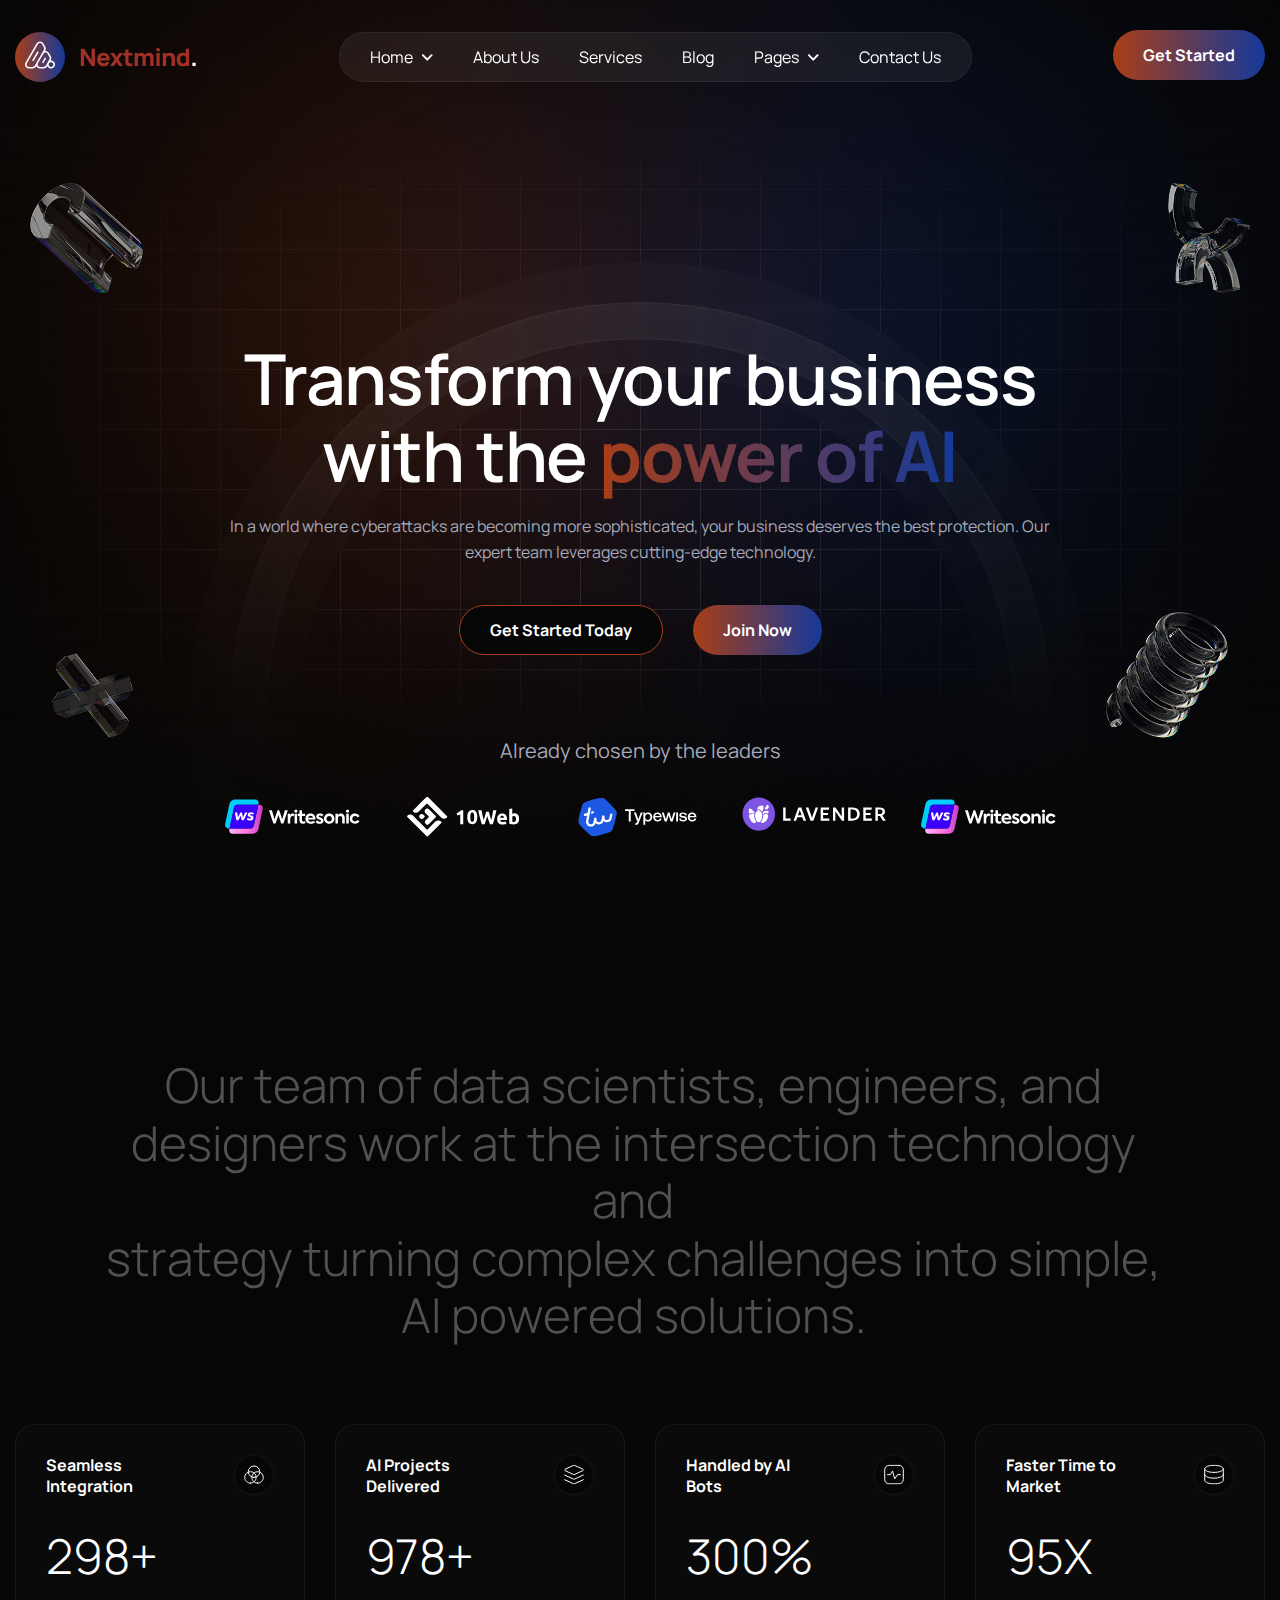
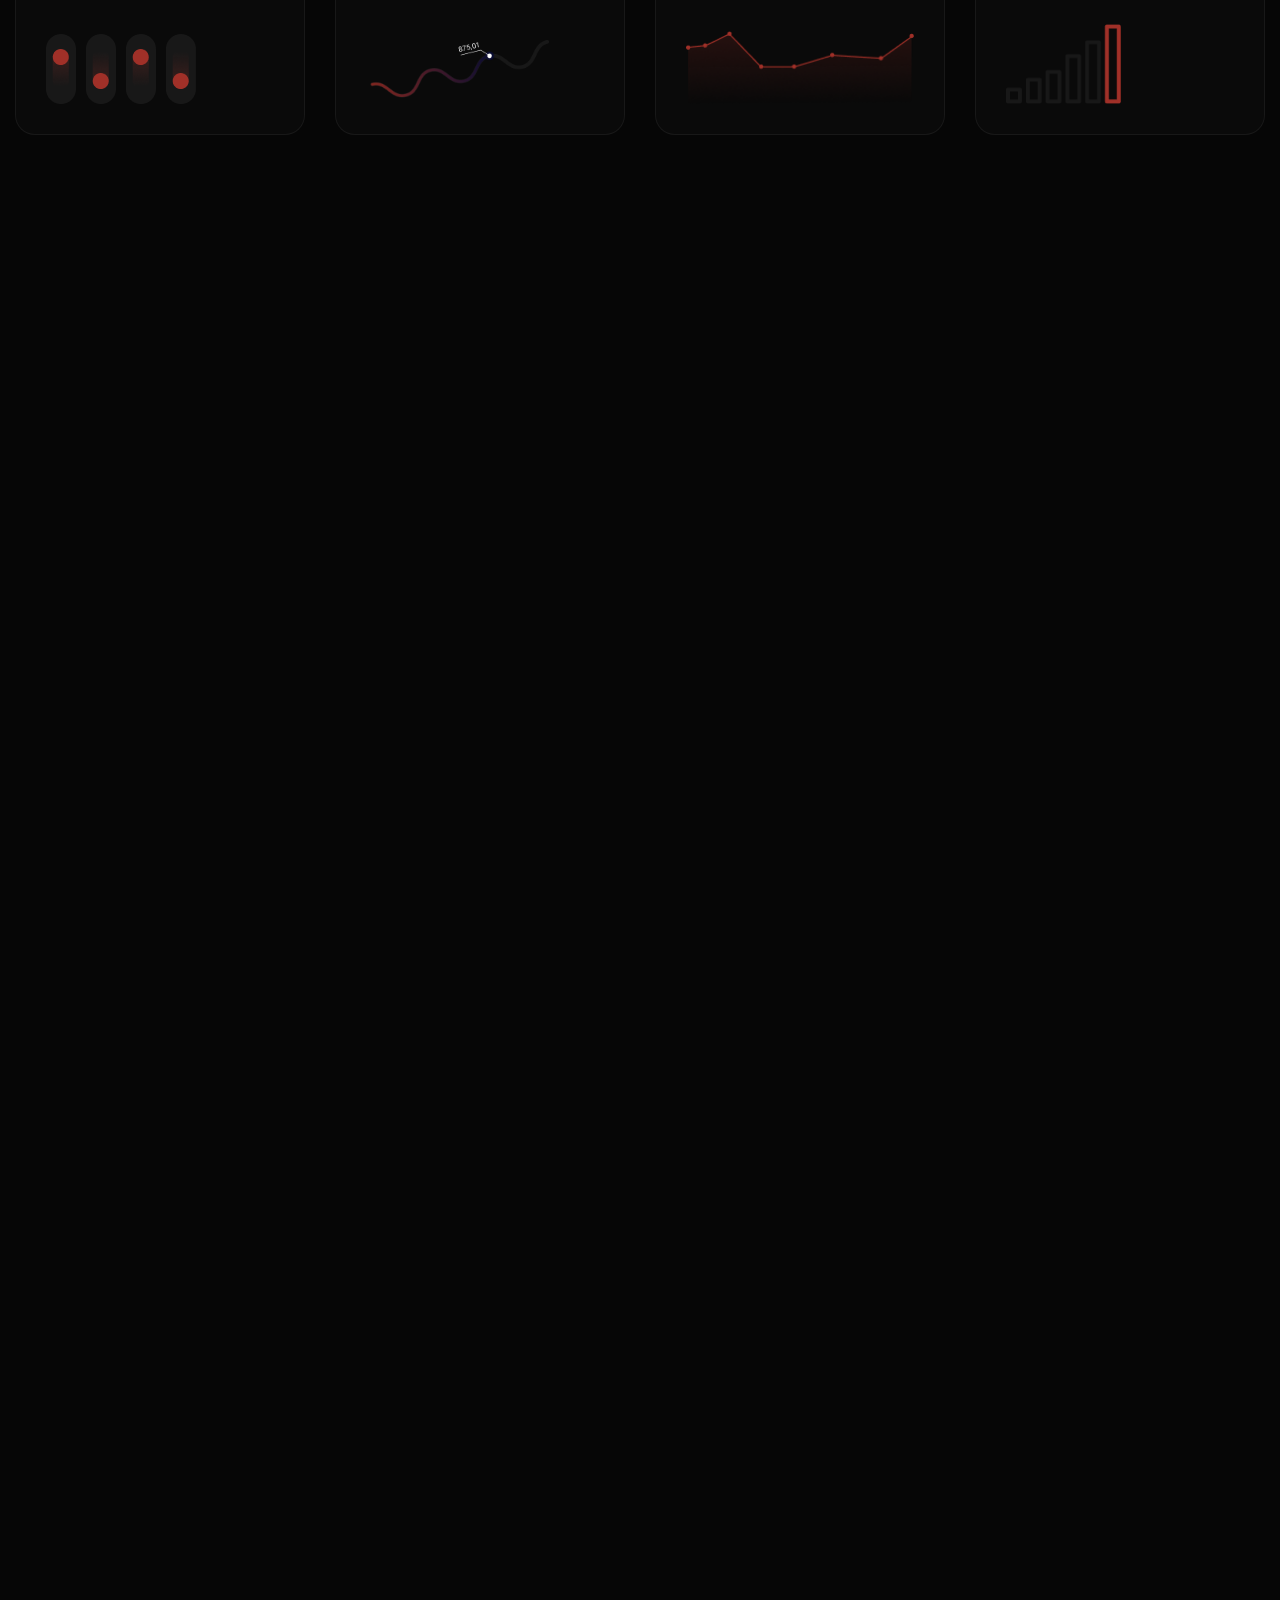
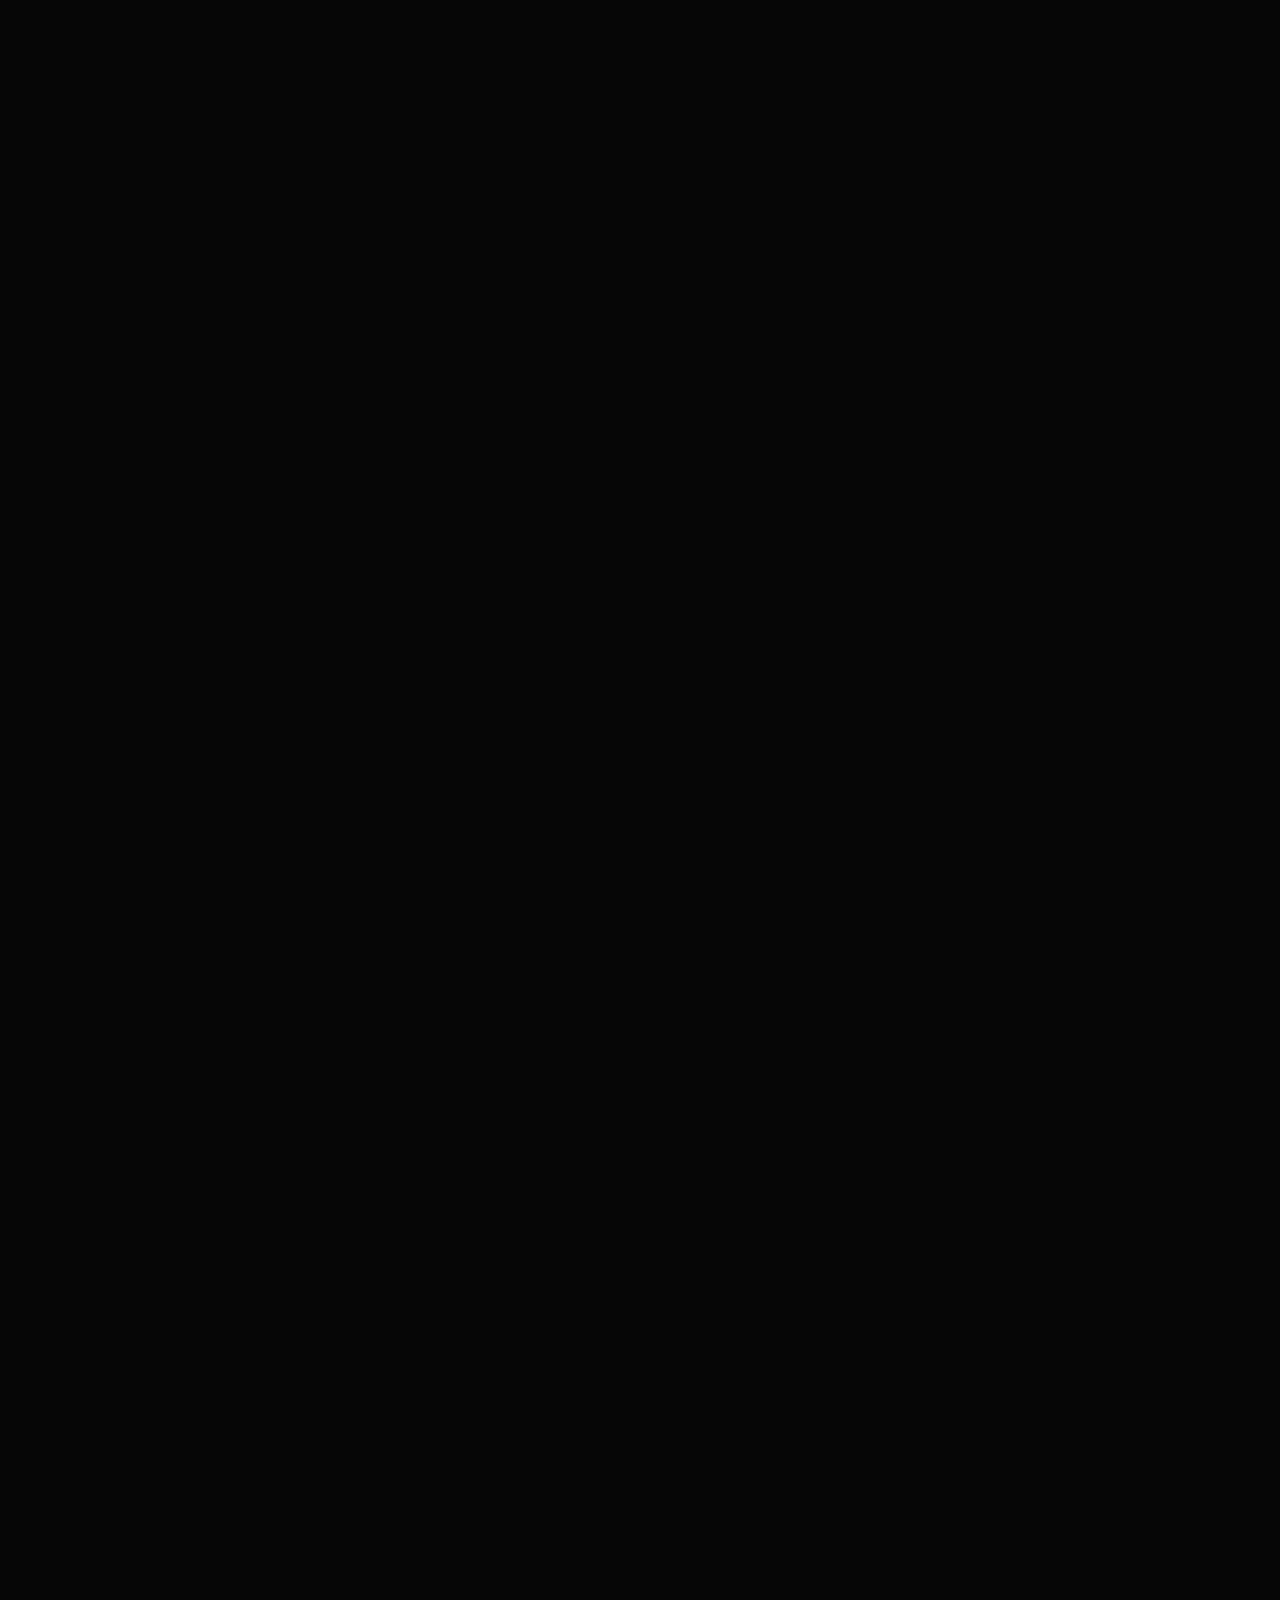
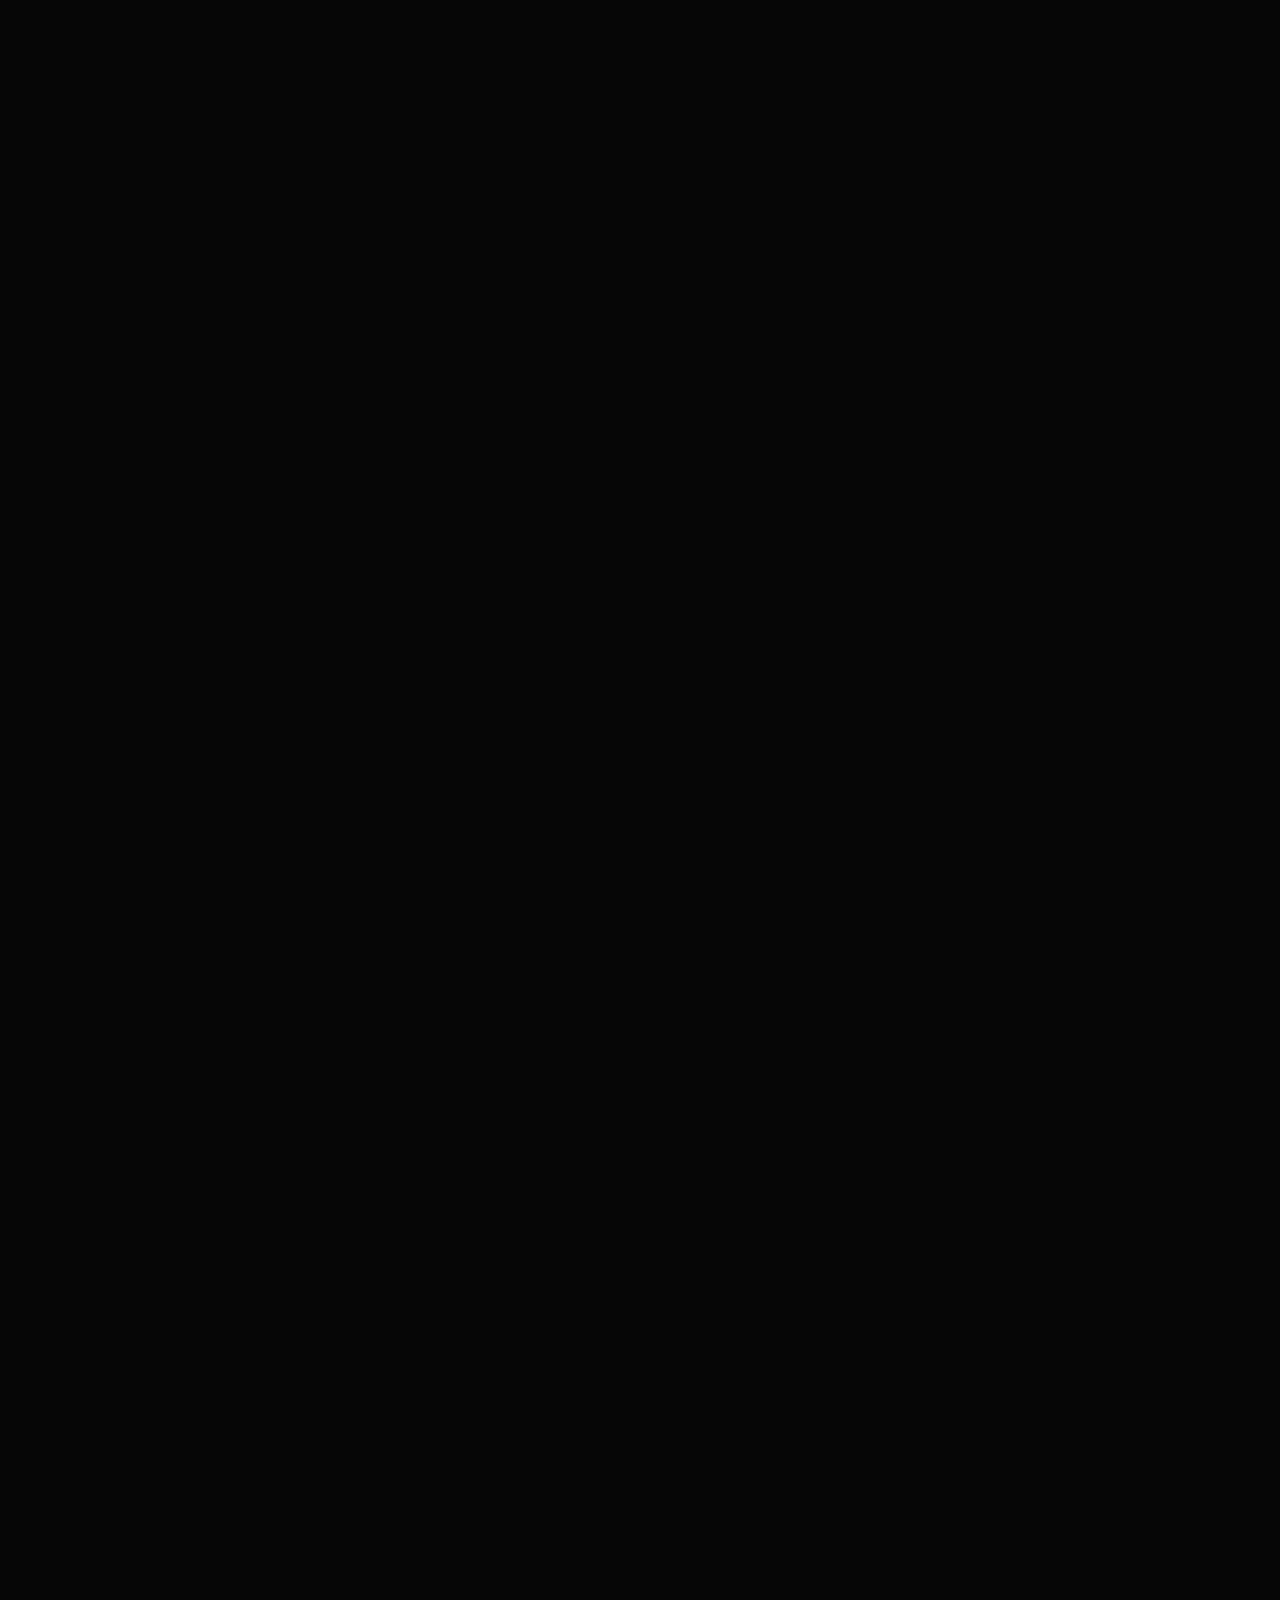
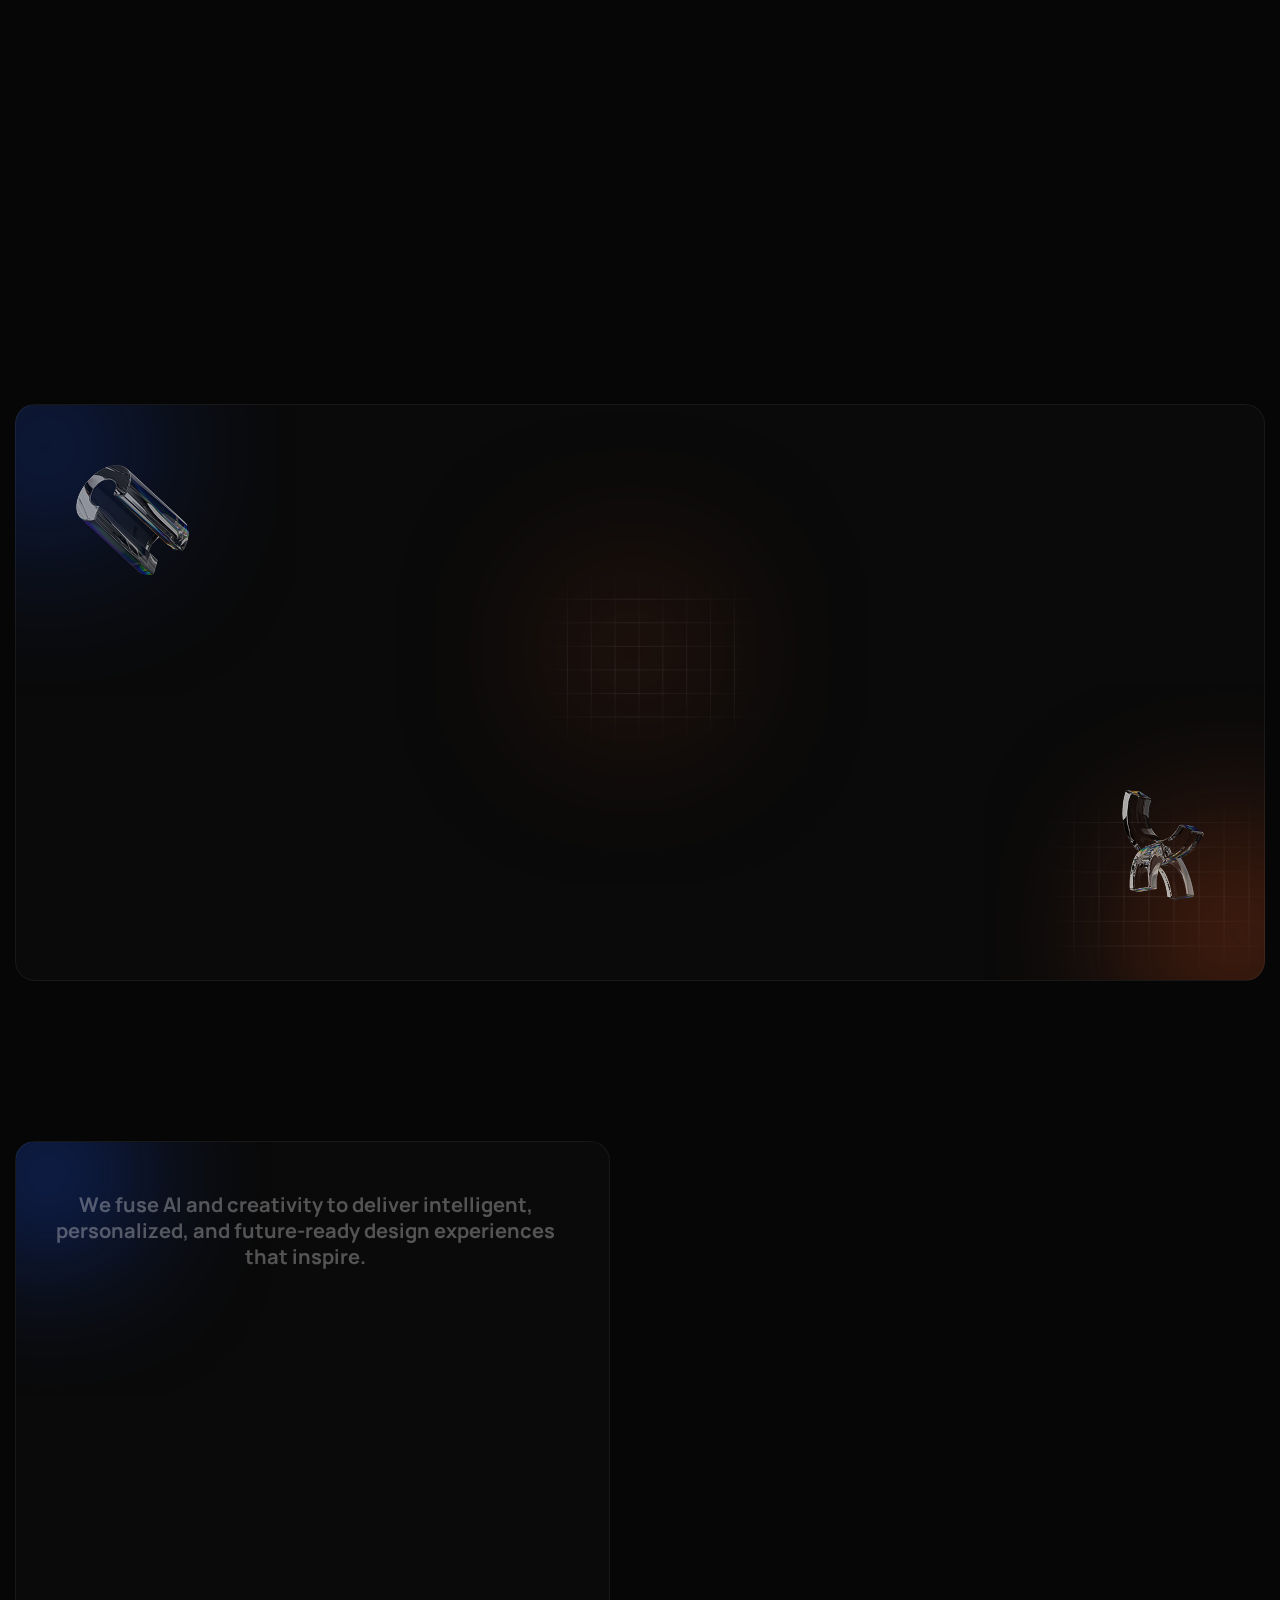
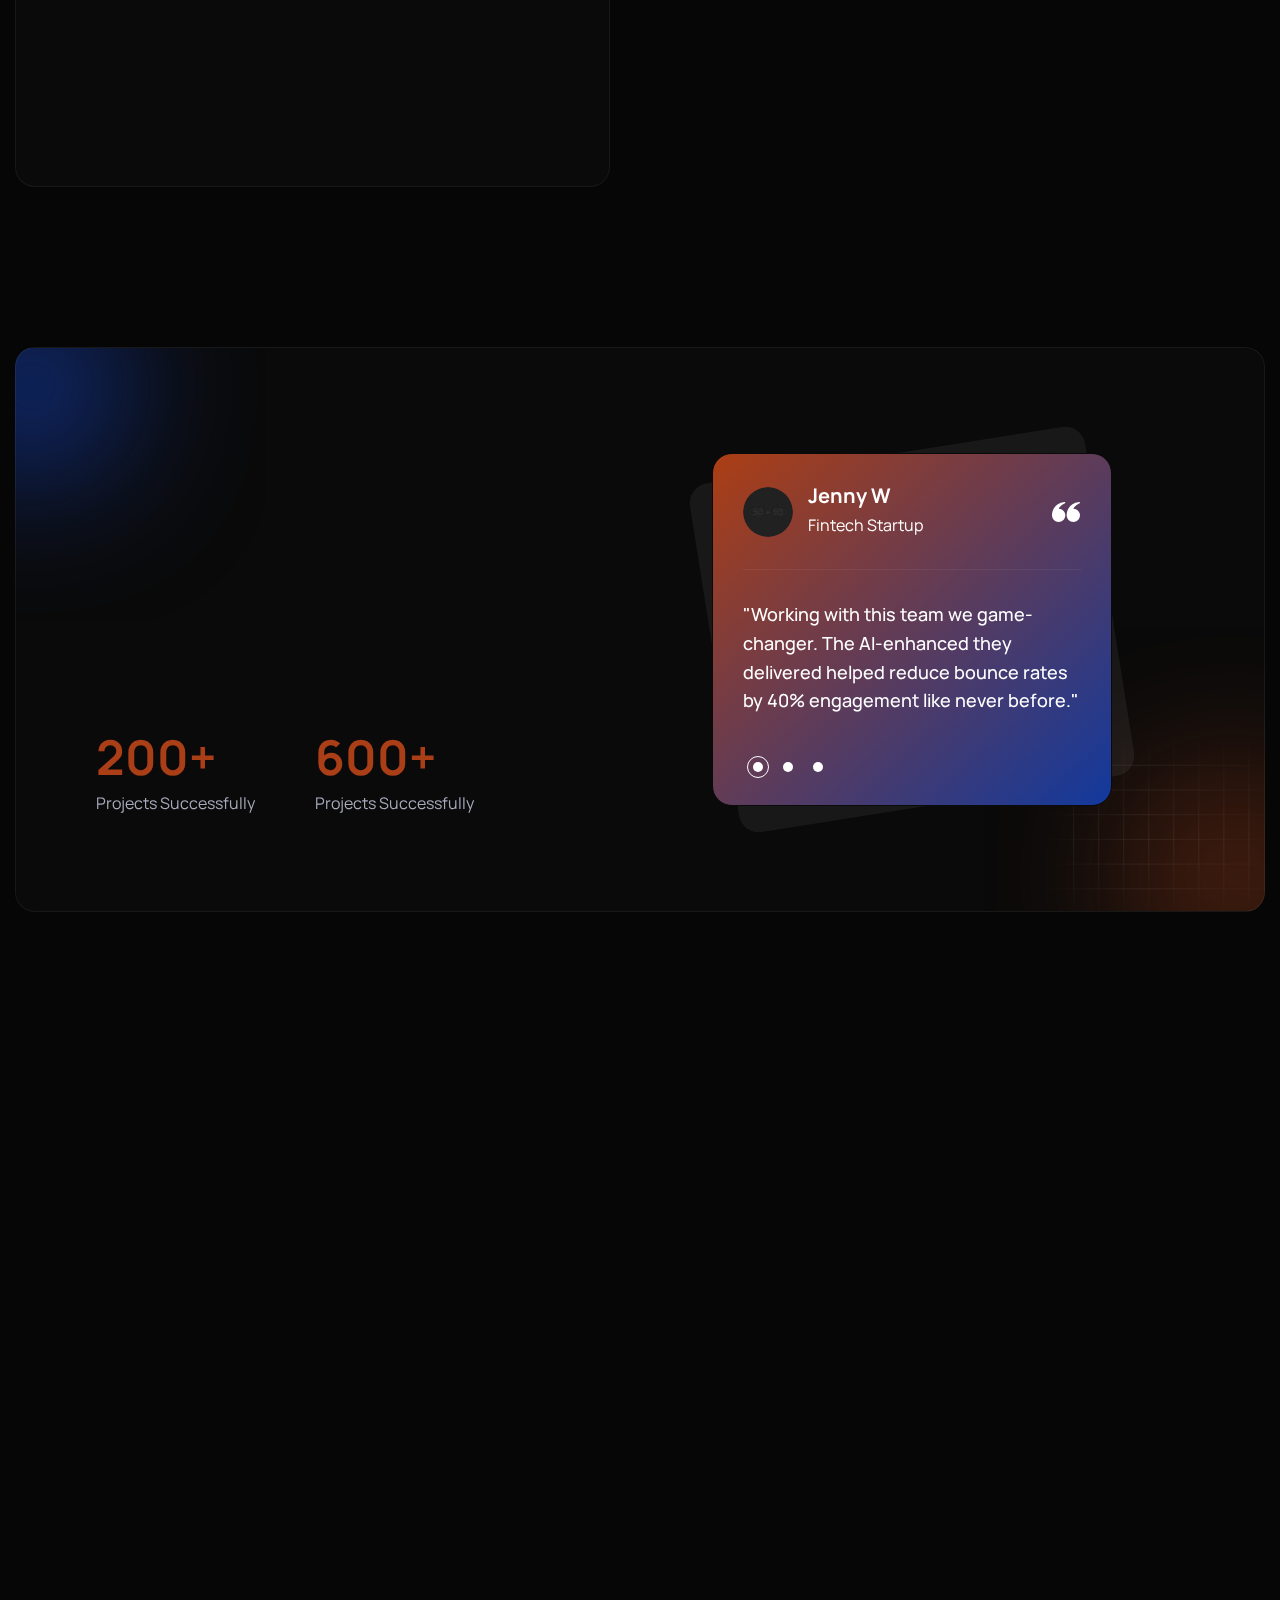
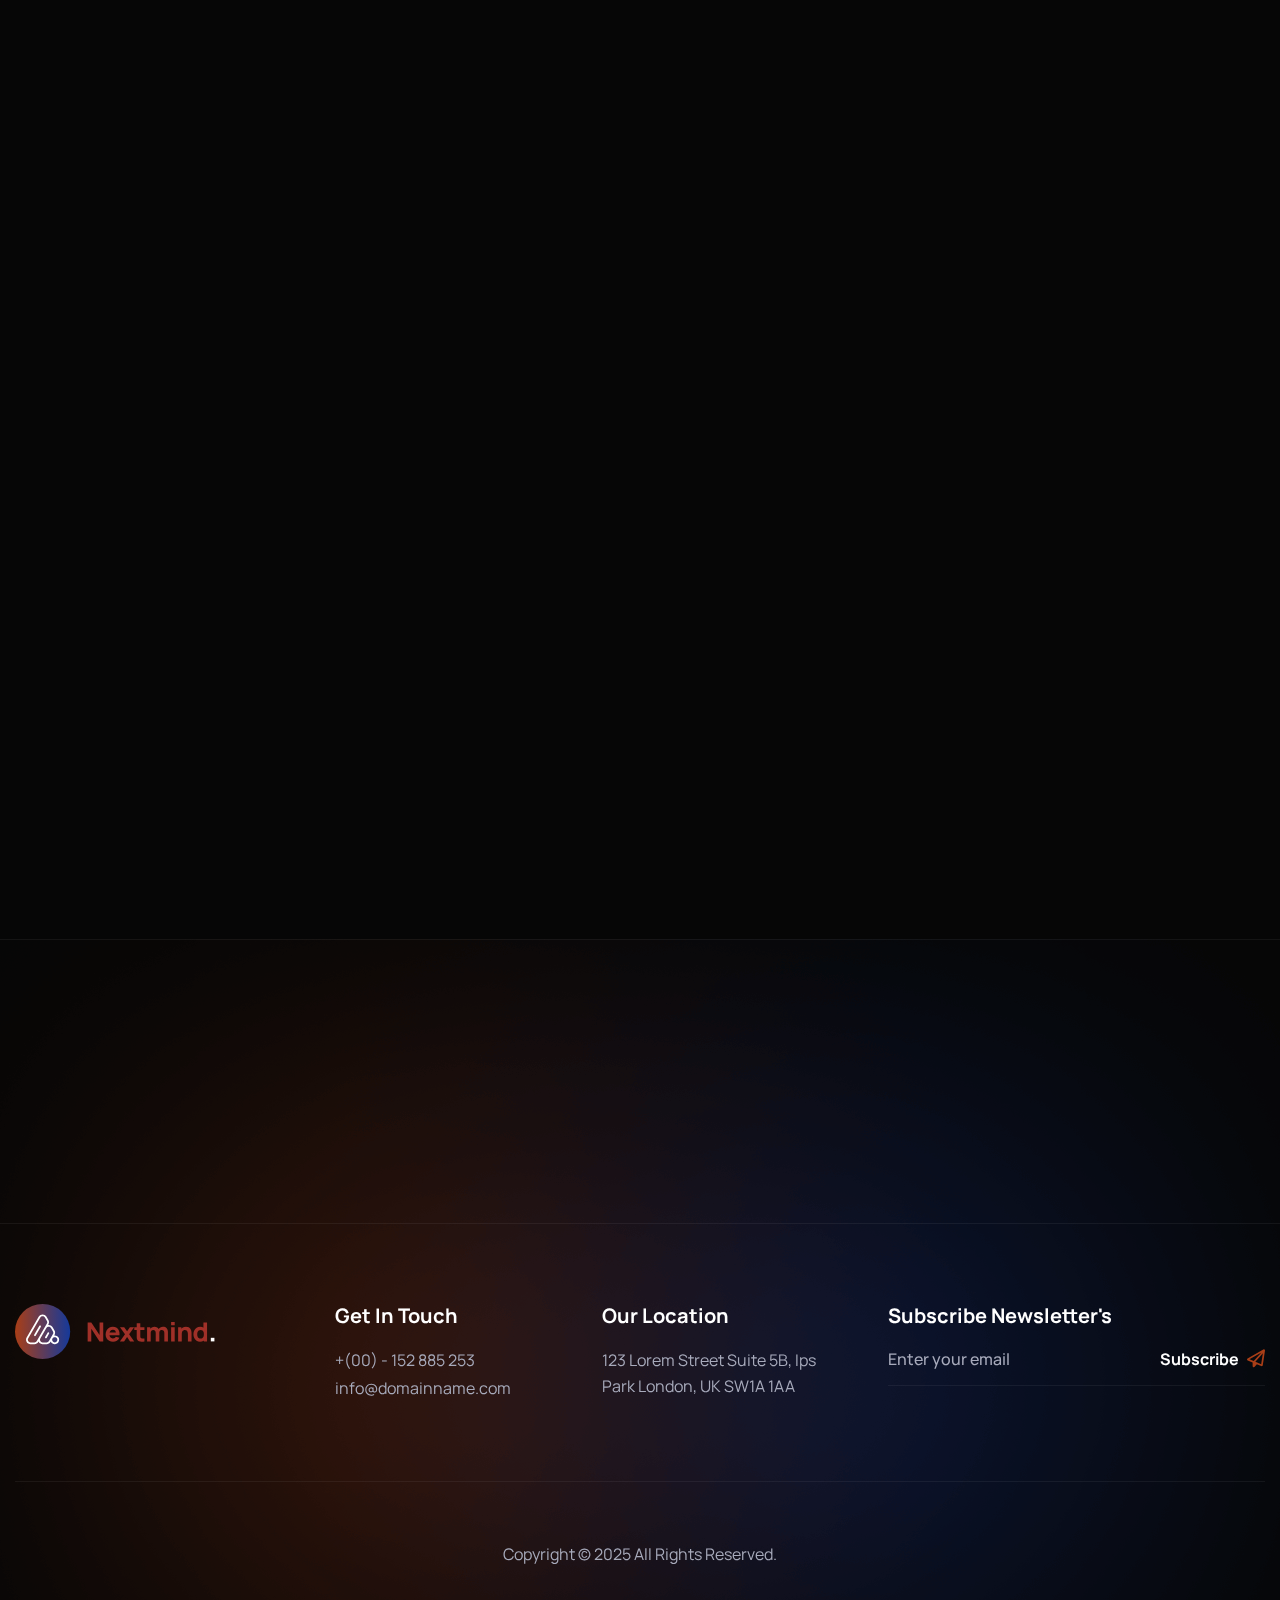
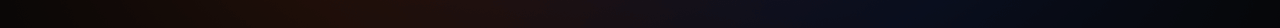
<file: index.html>
<!DOCTYPE html>
<html lang="zxx">
<head>
	<!-- Meta -->
	<meta charset="utf-8">
	<meta http-equiv="X-UA-Compatible" content="IE=edge">
	<meta name="viewport" content="width=device-width, initial-scale=1.0, maximum-scale=1">
	<meta name="description" content="">
	<meta name="keywords" content="">
	<meta name="author" content="Awaiken">
	<!-- Page Title -->
    <title>Nextmind - AI Agency & Technology HTML Template</title>
	<!-- Favicon Icon -->
	<link rel="shortcut icon" type="image/x-icon" href="images/favicon.png">
	<!-- Google Fonts Css-->
	<link rel="preconnect" href="https://fonts.googleapis.com">
    <link rel="preconnect" href="https://fonts.gstatic.com" crossorigin>
    <link href="https://fonts.googleapis.com/css2?family=Manrope:wght@200..800&display=swap" rel="stylesheet">
	<!-- Bootstrap Css -->
	<link href="css/bootstrap.min.css" rel="stylesheet" media="screen">
	<!-- SlickNav Css -->
	<link href="css/slicknav.min.css" rel="stylesheet">
	<!-- Swiper Css -->
	<link rel="stylesheet" href="css/swiper-bundle.min.css">
	<!-- Font Awesome Icon Css-->
	<link href="css/all.min.css" rel="stylesheet" media="screen">
	<!-- Animated Css -->
	<link href="css/animate.css" rel="stylesheet">
    <!-- Magnific Popup Core Css File -->
	<link rel="stylesheet" href="css/magnific-popup.css">
	<!-- Mouse Cursor Css File -->
	<link rel="stylesheet" href="css/mousecursor.css">
	<!-- Main Custom Css -->
	<link href="css/custom.css" rel="stylesheet" media="screen">
</head>
<body>

    <!-- Preloader Start -->
	<div class="preloader">
		<div class="loading-container">
			<div class="loading"></div>
			<div id="loading-icon"><img src="images/loader.svg" alt=""></div>
		</div>
	</div>
	<!-- Preloader End -->

    <!-- Header Start -->
	<header class="main-header">
		<div class="header-sticky">
			<nav class="navbar navbar-expand-lg">
				<div class="container">
					<!-- Logo Start -->
					<a class="navbar-brand" href="./">
						<img src="images/logo.svg" alt="Logo">
					</a>
					<!-- Logo End -->

					<!-- Main Menu Start -->
					<div class="collapse navbar-collapse main-menu">
                        <div class="nav-menu-wrapper">
                            <ul class="navbar-nav mr-auto" id="menu">
                                <li class="nav-item submenu"><a class="nav-link" href="./">Home</a>
                                    <ul>
                                        <li class="nav-item"><a class="nav-link" href="index.html">Home - Main</a></li>
                                        <li class="nav-item"><a class="nav-link" href="index-image.html">Home - Image</a></li>
                                        <li class="nav-item"><a class="nav-link" href="index-video.html">Home - Video</a></li>
                                    </ul>
                                </li>                                
                                <li class="nav-item"><a class="nav-link" href="about.html">About Us</a>
                                <li class="nav-item"><a class="nav-link" href="services.html">Services</a></li>
                                <li class="nav-item"><a class="nav-link" href="blog.html">Blog</a></li>
                                <li class="nav-item submenu"><a class="nav-link" href="#">Pages</a>
                                    <ul>                                        
                                        <li class="nav-item"><a class="nav-link" href="service-single.html">Service Details</a></li>
                                        <li class="nav-item"><a class="nav-link" href="blog-single.html">Blog Details</a></li>
                                        <li class="nav-item"><a class="nav-link" href="projects.html">Projects</a></li>
                                        <li class="nav-item"><a class="nav-link" href="project-single.html">Projects details</a></li>
                                        <li class="nav-item"><a class="nav-link" href="team.html">Our Team</a></li>
                                        <li class="nav-item"><a class="nav-link" href="team-single.html">Team Details</a></li>
                                        <li class="nav-item"><a class="nav-link" href="testimonials.html">Testimonials</a></li>
                                        <li class="nav-item"><a class="nav-link" href="image-gallery.html">Image Gallery</a></li>
                                        <li class="nav-item"><a class="nav-link" href="video-gallery.html">Video Gallery</a></li>
                                        <li class="nav-item"><a class="nav-link" href="faqs.html">FAQs</a></li>
                                        <li class="nav-item"><a class="nav-link" href="404.html">404</a></li>
                                    </ul>
                                </li>
                                <li class="nav-item"><a class="nav-link" href="contact.html">Contact Us</a></li>                   
                            </ul>
                        </div>
                        
                        <!-- Header Btn Start -->
                        <div class="header-btn">
                            <a href="contact.html" class="btn-default">Get Started</a>
                        </div>
                        <!-- Header Btn End -->
					</div>
					<!-- Main Menu End -->
					<div class="navbar-toggle"></div>
				</div>
			</nav>
			<div class="responsive-menu"></div>
		</div>
	</header>
	<!-- Header End -->

    <!-- Hero Section Start -->
    <div class="hero">
        <div class="container">
            <div class="row align-items-center">
                <div class="col-lg-12">
                    <!-- Hero Content Start -->
                    <div class="hero-content">
                        <!-- Section Title Start -->
                        <div class="section-title">
                            <h1 class="wow fadeInUp" data-cursor="-opaque">Transform your business with the <span>power of AI</span></h1>
                            <p class="wow fadeInUp" data-wow-delay="0.2s">In a world where cyberattacks are becoming more sophisticated, your business deserves the best protection. Our expert team leverages cutting-edge technology.</p>
                        </div>
                        <!-- Section Title End -->
                        
                        <!-- Hero Button Start -->
                        <div class="hero-btn wow fadeInUp" data-wow-delay="0.4s">
                            <a href="contact.html" class="btn-default btn-highlighted">Get Started Today</a>
                            <a href="contact.html" class="btn-default">join now</a>
                        </div>
                        <!-- Hero Button End -->

                        <!-- Hero Company Slider Start -->
                        <div class="hero-company-slider">
                            <p>Already chosen by the leaders</p>

                            <div class="swiper">
                                <div class="swiper-wrapper">
                                    <!-- Company Logo Start -->
                                    <div class="swiper-slide">
                                        <div class="company-logo">
                                            <img src="images/company-logo-1.svg" alt="">
                                        </div>
                                    </div>
                                    <!-- Company Logo End -->

                                    <!-- Company Logo Start -->
                                    <div class="swiper-slide">
                                        <div class="company-logo">
                                            <img src="images/company-logo-2.svg" alt="">
                                        </div>
                                    </div>
                                    <!-- Company Logo End -->

                                    <!-- Company Logo Start -->
                                    <div class="swiper-slide">
                                        <div class="company-logo">
                                            <img src="images/company-logo-3.svg" alt="">
                                        </div>
                                    </div>
                                    <!-- Company Logo End -->
                                    
                                    <!-- Company Logo Start -->
                                    <div class="swiper-slide">
                                        <div class="company-logo">
                                            <img src="images/company-logo-4.svg" alt="">
                                        </div>
                                    </div>
                                    <!-- Company Logo End -->
                                    
                                    <!-- Company Logo Start -->
                                    <div class="swiper-slide">
                                        <div class="company-logo">
                                            <img src="images/company-logo-1.svg" alt="">
                                        </div>
                                    </div>
                                    <!-- Company Logo End -->
                                    
                                    <!-- Company Logo Start -->
                                    <div class="swiper-slide">
                                        <div class="company-logo">
                                            <img src="images/company-logo-2.svg" alt="">
                                        </div>
                                    </div>
                                    <!-- Company Logo End -->

                                    <!-- Company Logo Start -->
                                    <div class="swiper-slide">
                                        <div class="company-logo">
                                            <img src="images/company-logo-3.svg" alt="">
                                        </div>
                                    </div>
                                    <!-- Company Logo End -->
                                </div>
                            </div>
                        </div>
                        <!-- Hero Company Slider End -->
                    </div>
                    <!-- Hero Content End -->
                </div>
            </div>
        </div>
    </div>
    <!-- Hero Section End -->

    <!-- About Us Section Start -->
    <div class="about-us">
        <div class="container">
            <div class="row section-row align-items-center">
                <div class="col-lg-12">
                    <!-- Section Title Start -->
                    <div class="section-title section-title-center">
                        <h3 class="wow fadeInUp">About Us</h3>
                        <h2 class="text-effect" data-cursor="-opaque">Our team of data scientists, engineers, and designers work at the intersection technology and strategy turning complex challenges into simple, AI powered solutions.</h2>
                    </div>
                    <!-- Section Title End -->
                </div>
            </div>

            <div class="row">
                <div class="col-lg-3 col-md-6">
                    <!-- About Us Box Start -->
                    <div class="about-us-box">
                        <!-- About Us Item Start -->
                        <div class="about-us-item">
                            <div class="about-item-content">
                                <h3>Seamless Integration</h3>
                                <h2><span class="counter">298</span>+</h2>
                            </div>
                            <div class="icon-box">
                                <img src="images/icon-about-item-1.svg" alt="">
                            </div>
                        </div>
                        <!-- About Us Item End -->
                        
                        <!-- About Item Image Start -->
                        <div class="about-item-image">
                            <img src="images/about-item-image-1.png" alt="">
                        </div>
                        <!-- About Item Image End -->
                    </div>
                    <!-- About Us Box End -->
                </div>

                <div class="col-lg-3 col-md-6">
                    <!-- About Us Box Start -->
                    <div class="about-us-box">
                        <!-- About Us Item Start -->
                        <div class="about-us-item">
                            <div class="about-item-content">
                                <h3>AI Projects Delivered</h3>
                                <h2><span class="counter">978</span>+</h2>
                            </div>
                            <div class="icon-box">
                                <img src="images/icon-about-item-2.svg" alt="">
                            </div>
                        </div>
                        <!-- About Us Item End -->
                        
                        <!-- About Item Image Start -->
                        <div class="about-item-image">
                            <img src="images/about-item-image-2.png" alt="">
                        </div>
                        <!-- About Item Image End -->
                    </div>
                    <!-- About Us Box End -->
                </div>

                <div class="col-lg-3 col-md-6">
                    <!-- About Us Box Start -->
                    <div class="about-us-box">
                        <!-- About Us Item Start -->
                        <div class="about-us-item">
                            <div class="about-item-content">
                                <h3>Handled by AI Bots</h3>
                                <h2><span class="counter">300</span>%</h2>
                            </div>
                            <div class="icon-box">
                                <img src="images/icon-about-item-3.svg" alt="">
                            </div>
                        </div>
                        <!-- About Us Item End -->
                        
                        <!-- About Item Image Start -->
                        <div class="about-item-image">
                            <img src="images/about-item-image-3.png" alt="">
                        </div>
                        <!-- About Item Image End -->
                    </div>
                    <!-- About Us Box End -->
                </div>

                <div class="col-lg-3 col-md-6">
                    <!-- About Us Box Start -->
                    <div class="about-us-box">
                        <!-- About Us Item Start -->
                        <div class="about-us-item">
                            <div class="about-item-content">
                                <h3>Faster Time to Market</h3>
                                <h2><span class="counter">95</span>X</h2>
                            </div>
                            <div class="icon-box">
                                <img src="images/icon-about-item-4.svg" alt="">
                            </div>
                        </div>
                        <!-- About Us Item End -->
                        
                        <!-- About Item Image Start -->
                        <div class="about-item-image">
                            <img src="images/about-item-image-4.png" alt="">
                        </div>
                        <!-- About Item Image End -->
                    </div>
                    <!-- About Us Box End -->
                </div>
            </div>
        </div>
    </div>
    <!-- About Us Section End -->

    <!-- Our Services Section Start -->
    <div class="our-services">
        <div class="container">
            <div class="row section-row">
                <div class="col-lg-12">
                    <!-- Section Title Start -->
                    <div class="section-title section-title-center">
                        <h3 class="wow fadeInUp">Our Services</h3>
                        <h2 class="wow fadeInUp" data-wow-delay="0.2s" data-cursor="-opaque">AI-driven design services for future <span>innovations</span></h2>
                    </div>
                    <!-- Section Title End -->
                </div>
            </div>

            <div class="row">
                <div class="col-lg-4 col-md-6">
                    <!-- Service Item Start -->
                    <div class="service-item wow fadeInUp">
                        <div class="service-item-content">
                            <h3><a href="service-single.html">AI Strategy & Consulting</a></h3>
                            <p>We assess your business, identify high impact AI opportunities, and guide you with a clear roadmap for implementation.</p>
                        </div>
                        <div class="service-item-image">
                            <figure>
                                <img src="images/service-item-1.png" alt="">
                            </figure>
                        </div>
                    </div>
                    <!-- Service Item End -->
                </div>

                <div class="col-lg-4 col-md-6">
                    <!-- Service Item Start -->
                    <div class="service-item wow fadeInUp" data-wow-delay="0.2s">
                        <div class="service-item-content">
                            <h3><a href="service-single.html">AI Integration & Deployment</a></h3>
                            <p>We assess your business, identify high impact AI opportunities, and guide you with a clear roadmap for implementation.</p>
                        </div>
                        <div class="service-item-image">
                            <figure>
                                <img src="images/service-item-2.png" alt="">
                            </figure>
                        </div>
                    </div>
                    <!-- Service Item End -->
                </div>
                
                <div class="col-lg-4 col-md-6">
                    <!-- Service Item Start -->
                    <div class="service-item wow fadeInUp" data-wow-delay="0.4s">
                        <div class="service-item-content">
                            <h3><a href="service-single.html">Custom AI Solutions</a></h3>
                            <p>We assess your business, identify high impact AI opportunities, and guide you with a clear roadmap for implementation.</p>
                        </div>
                        <div class="service-item-image">
                            <figure>
                                <img src="images/service-item-3.png" alt="">
                            </figure>
                        </div>
                    </div>
                    <!-- Service Item End -->
                </div>

                <div class="col-lg-12">
                    <!-- Service List Start -->
                    <div class="service-list wow fadeInUp" data-wow-delay="0.6s">
                        <ul>
                            <li>AI UI/UX Design</li>
                            <li>Chatbot Design</li>
                            <li>Design Automation</li>
                            <li>Predictive UX</li>
                            <li>Personalized Experiences</li>
                            <li>Generative Branding</li>
                            <li>Predictive UX</li>
                        </ul>
                    </div>
                    <!-- Service List End -->
                </div>
            </div>
        </div>
    </div>
    <!-- Our Services Section End -->

    <!-- How It Work Section Start -->
    <div class="how-it-work">
        <div class="container">
            <div class="row">
                <div class="col-lg-6">
                    <!-- How Work Content Start -->
                    <div class="how-work-content">
                        <!-- Section Title Start -->
                        <div class="section-title">
                            <h3 class="wow fadeInUp">how it work</h3>
                            <h2 class="wow fadeInUp" data-wow-delay="0.2s" data-cursor="-opaque">Our process for smarter <span>AI solutions</span></h2>
                        </div>
                        <!-- Section Title End -->

                        <!-- How Work Steps Start -->
                        <div class="how-work-steps">
                            <!-- How Work Item Start -->
                            <div class="how-work-item wow fadeInUp" data-wow-delay="0.4s">
                                <div class="how-work-header">
                                    <div class="icon-box">
                                        <img src="images/icon-how-work-step-1.svg" alt="">
                                    </div>
                                    <div class="how-work-step-no">
                                        <p>step 01</p>
                                    </div>
                                </div>
                                <div class="how-work-item-content">
                                    <h3>Discovery & Strategy</h3>
                                    <p>We dive deep into your goals and challenges to uncover high-impact AI opportunities and craft a clear.</p>
                                </div>
                            </div>
                            <!-- How Work Item End -->

                            <!-- How Work Item Start -->
                            <div class="how-work-item wow fadeInUp" data-wow-delay="0.6s">
                                <div class="how-work-header">
                                    <div class="icon-box">
                                        <img src="images/icon-how-work-step-2.svg" alt="">
                                    </div>
                                    <div class="how-work-step-no">
                                        <p>step 02</p>
                                    </div>
                                </div>
                                <div class="how-work-item-content">
                                    <h3>Data & Infrastructure Assessment</h3>
                                    <p>We dive deep into your goals and challenges to uncover high-impact AI opportunities and craft a clear.</p>
                                </div>
                            </div>
                            <!-- How Work Item End -->

                            <!-- How Work Item Start -->
                            <div class="how-work-item wow fadeInUp" data-wow-delay="0.8s">
                                <div class="how-work-header">
                                    <div class="icon-box">
                                        <img src="images/icon-how-work-step-3.svg" alt="">
                                    </div>
                                    <div class="how-work-step-no">
                                        <p>step 03</p>
                                    </div>
                                </div>
                                <div class="how-work-item-content">
                                    <h3>Custom AI Development</h3>
                                    <p>We dive deep into your goals and challenges to uncover high-impact AI opportunities and craft a clear.</p>
                                </div>
                            </div>
                            <!-- How Work Item End -->

                            <!-- How Work Item Start -->
                            <div class="how-work-item wow fadeInUp" data-wow-delay="1s">
                                <div class="how-work-header">
                                    <div class="icon-box">
                                        <img src="images/icon-how-work-step-4.svg" alt="">
                                    </div>
                                    <div class="how-work-step-no">
                                        <p>step 04</p>
                                    </div>
                                </div>
                                <div class="how-work-item-content">
                                    <h3>Optimization & Support</h3>
                                    <p>We dive deep into your goals and challenges to uncover high-impact AI opportunities and craft a clear.</p>
                                </div>
                            </div>
                            <!-- How Work Item End -->
                        </div>
                        <!-- How Work Steps End -->
                    </div>
                    <!-- How Work Content End -->
                </div>

                <div class="col-lg-6">
                    <!-- How Work Video Content Start -->
                    <div class="how-work-video-content">
                        <!-- How Work Video Start -->
                        <div class="how-work-video">
                            <!-- Selfhosted Video Start -->
                            <!-- <video autoplay muted loop id="myvideo"><source src="images/nextmind-how-work-video.mp4" type="video/mp4"></video> -->
                            <video autoplay muted loop id="hwvideo"><source src="https://demo.awaikenthemes.com/assets/videos/nextmind-how-work-video.mp4" type="video/mp4"></video>
                            <!-- Selfhosted Video End -->

                            <!-- Youtube Video Start -->
                            <!-- <div id="herovideo" class="player" data-property="{videoURL:'OjTRVpgtcG4',containment:'.hero-video', showControls:false, autoPlay:true, loop:true, vol:0, mute:false, startAt:0,  stopAt:296, opacity:1, addRaster:true, quality:'large', optimizeDisplay:true}"></div> -->
                            <!-- Youtube Video End -->
                        </div>
                        <!-- How Work Video Start -->

                        <!-- Section Footer Text Start -->
                        <div class="section-footer-text wow fadeInUp" data-wow-delay="0.2s">
                            <p>We help businesses design, build, and deploy intelligent solutions that drive real results. <a href="contact.html">Contact Now</a></p>
                        </div>
                        <!-- Section Footer Text End -->
                    </div>    
                    <!-- How Work Video Content End -->                
                </div>
            </div>
        </div>
    </div>
    <!-- How It Work Section End -->

    <!-- Our Facts Section Start -->
    <div class="our-facts">
        <div class="container">
            <div class="row section-row">
                <div class="col-lg-12">
                    <!-- Section Title Start -->
                    <div class="section-title section-title-center">
                        <h3 class="wow fadeInUp">Our facts</h3>
                        <h2 class="wow fadeInUp" data-wow-delay="0.2s" data-cursor="-opaque">Why leading brands trust us to deliver smart <span>AI solutions</span></h2>
                    </div>
                    <!-- Section Title End -->
                </div>
            </div>

            <div class="row">
                <div class="col-lg-4 col-md-6">
                    <!--  Facts Item Start -->
                    <div class="facts-item wow fadeInUp">
                        <div class="facts-item-title">
                            <h3>Proven Technical Expertise</h3>
                        </div>
                        <div class="facts-item-counter">
                            <h2><span class="counter">15</span>+</h2>
                            <p>Years of AI-Driven Design</p>
                        </div>
                        <div class="facts-item-content">
                            <p>Our team brings deep experience in machine learning, data engineering, and full-stack development.</p>
                        </div>
                    </div>
                    <!-- Facts Item End -->
                </div>

                <div class="col-lg-4 col-md-6">
                    <!--  Facts Item Start -->
                    <div class="facts-item wow fadeInUp" data-wow-delay="0.2s">
                        <div class="facts-item-title">
                            <h3>Highly customizable solutions</h3>
                        </div>
                        <div class="facts-item-counter">
                            <h2><span class="counter">200</span>+</h2>
                            <p>Projects Successfully Delivered</p>
                        </div>
                        <div class="facts-item-content">
                            <p>We don't believe in one size fits all. Every solution is tailored to your business needs and workflows.</p>
                        </div>
                    </div>
                    <!-- Facts Item End -->
                </div>

                <div class="col-lg-4 col-md-6">
                    <!--  Facts Item Start -->
                    <div class="facts-item wow fadeInUp" data-wow-delay="0.4s">
                        <div class="facts-item-title">
                            <h3>Focus on real results</h3>
                        </div>
                        <div class="facts-item-counter">
                            <h2><span class="counter">95</span>%</h2>
                            <p>Client Satisfaction Rate</p>
                        </div>
                        <div class="facts-item-content">
                            <p>We build AI that's safe, transparent, and responsible designed with security & compliance from day one.</p>
                        </div>
                    </div>
                    <!-- Facts Item End -->
                </div>

                <div class="col-lg-12">
                    <!-- Section Footer Text Start -->
                    <div class="section-footer-text wow fadeInUp" data-wow-delay="0.6s">
                        <p><span>Free</span> Let's make something great work together. <a href="contact.html">Get Free Quote</a></p>
                    </div>
                    <!-- Section Footer Text End -->
                </div>
            </div>
        </div>
    </div>
    <!-- Our Facts Section End -->

    <!-- Our Projects Section Start -->
    <div class="our-projects">
        <div class="container-fluid">
            <div class="row section-row">
                <div class="col-lg-12">
                    <!-- Section Title Start -->
                    <div class="section-title section-title-center">
                        <h3 class="wow fadeInUp">Our project</h3>
                        <h2 class="wow fadeInUp" data-wow-delay="0.2s" data-cursor="-opaque">Real projects real impact real <span>intelligence</span></h2>
                    </div>
                    <!-- Section Title End -->
                </div>
            </div>

            <div class="row">
                <div class="col-lg-3 col-md-6">
                    <!-- Project Item Start -->
                    <div class="project-item wow fadeInUp">
                        <div class="project-image">
                            <a href="project-single.html" data-cursor-text="View">
                                <figure class="image-anime">
                                    <img src="images/project-1.jpg" alt="">
                                </figure>
                            </a>
                        </div>
                        <div class="project-content">
                            <h3><a href="project-single.html">Success Stories AI In Action</a></h3>
                            <p>Data Analytics</p>
                        </div>
                        <div class="project-btn">
                            <a href="project-single.html">
                                <img src="images/arrow-white.svg" alt="">
                            </a>
                        </div>
                    </div>
                    <!-- Project Item End -->
                </div>

                <div class="col-lg-3 col-md-6">
                    <!-- Project Item Start -->
                    <div class="project-item wow fadeInUp" data-wow-delay="0.2s">
                        <div class="project-image">
                            <a href="project-single.html" data-cursor-text="View">
                                <figure class="image-anime">
                                    <img src="images/project-2.jpg" alt="">
                                </figure>
                            </a>
                        </div>
                        <div class="project-content">
                            <h3><a href="project-single.html">Success Stories AI In Action</a></h3>
                            <p>Data Analytics</p>
                        </div>
                        <div class="project-btn">
                            <a href="project-single.html">
                                <img src="images/arrow-white.svg" alt="">
                            </a>
                        </div>
                    </div>
                    <!-- Project Item End -->
                </div>

                <div class="col-lg-3 col-md-6">
                    <!-- Project Item Start -->
                    <div class="project-item wow fadeInUp" data-wow-delay="0.4s">
                        <div class="project-image">
                            <a href="project-single.html" data-cursor-text="View">
                                <figure class="image-anime">
                                    <img src="images/project-3.jpg" alt="">
                                </figure>
                            </a>
                        </div>
                        <div class="project-content">
                            <h3><a href="project-single.html">Success Stories AI In Action</a></h3>
                            <p>Data Analytics</p>
                        </div>
                        <div class="project-btn">
                            <a href="project-single.html">
                                <img src="images/arrow-white.svg" alt="">
                            </a>
                        </div>
                    </div>
                    <!-- Project Item End -->
                </div>

                <div class="col-lg-3 col-md-6">
                    <!-- Project Item Start -->
                    <div class="project-item wow fadeInUp" data-wow-delay="0.6s">
                        <div class="project-image">
                            <a href="project-single.html" data-cursor-text="View">
                                <figure class="image-anime">
                                    <img src="images/project-4.jpg" alt="">
                                </figure>
                            </a>
                        </div>
                        <div class="project-content">
                            <h3><a href="project-single.html">Success Stories AI In Action</a></h3>
                            <p>Data Analytics</p>
                        </div>
                        <div class="project-btn">
                            <a href="project-single.html">
                                <img src="images/arrow-white.svg" alt="">
                            </a>
                        </div>
                    </div>
                    <!-- Project Item End -->
                </div>
            </div>
        </div>
    </div>
    <!-- Our Projects Section End -->

    <!-- Real Impacts Section Start -->
    <div class="real-impacts">
        <div class="container">
            <div class="row section-row">
                <div class="col-lg-12">
                    <!-- Section Title Start -->
                    <div class="section-title section-title-center">
                        <h3 class="wow fadeInUp">Real Impact</h3>
                        <h2 class="wow fadeInUp" data-wow-delay="0.2s" data-cursor="-opaque">Delivering measurable results that drive <span>growth</span></h2>
                    </div>
                    <!-- Section Title End -->
                </div>
            </div>

            <div class="row">
                <div class="col-lg-4 col-md-6">
                    <!-- Real Impact Item Start -->
                    <div class="real-impact-item wow fadeInUp">
                        <!-- Real Impact Image Start -->
                        <div class="real-impact-image">
                            <h3>Increase in User Engagement Using Custom GPT Chatbots.</h3>

                            <!-- Impact Chatbot List Start -->
                            <div class="impact-chatbot-list">
                                <!-- Chatbot Item Start -->
                                <div class="chatbot-item">
                                    <img src="images/impact-chatbot-1.svg" alt="">
                                </div>
                                <!-- Chatbot Item End -->

                                <!-- Chatbot Item Start -->
                                <div class="chatbot-item">
                                    <img src="images/impact-chatbot-2.svg" alt="">
                                </div>
                                <!-- Chatbot Item End -->

                                <!-- Chatbot Item Start -->
                                <div class="chatbot-item">
                                    <img src="images/impact-chatbot-3.svg" alt="">
                                </div>
                                <!-- Chatbot Item End -->

                                <!-- Chatbot Item Start -->
                                <div class="chatbot-item">
                                    <img src="images/impact-chatbot-4.svg" alt="">
                                </div>
                                <!-- Chatbot Item End -->

                                <!-- Chatbot Item Start -->
                                <div class="chatbot-item">
                                    <img src="images/impact-chatbot-5.svg" alt="">
                                </div>
                                <!-- Chatbot Item End -->
                            </div>
                            <!-- Impact Chatbot List End -->
                        </div>
                        <!-- Real Impact Image End -->

                        <!-- Real Impact Content Start -->
                        <div class="real-impact-content">
                            <p>We believe results are more than just numbers they're proof of purpose, innovation, & value delivered. Every project we take on is built with performance in mind.</p>
                        </div>
                        <!-- Real Impact Content End -->
                    </div>
                    <!-- Real Impact Item End -->
                </div>

                <div class="col-lg-4 col-md-6">
                    <!-- Real Impact Item Start -->
                    <div class="real-impact-item wow fadeInUp" data-wow-delay="0.2s">
                        <div class="real-impact-image">
                            <figure>
                                <img src="images/real-impact-image-1.png" alt="">
                            </figure>
                        </div>

                        <div class="real-impact-content highlighted-content">
                            <!-- Customer Review Images Start -->
                            <div class="customer-review-images">
                                <!-- Customer Image Start -->
                                <div class="customer-image reveal">
                                    <figure class="image-anime">
                                        <img src="images/author-1.jpg" alt="">
                                    </figure>
                                </div>
                                <!-- Customer Image End -->

                                <!-- Customer Image Start -->
                                <div class="customer-image reveal">
                                    <figure class="image-anime">
                                        <img src="images/author-2.jpg" alt="">
                                    </figure>
                                </div>
                                <!-- Customer Image End -->

                                <!-- Customer Image Start -->
                                <div class="customer-image reveal">
                                    <figure class="image-anime">
                                        <img src="images/author-3.jpg" alt="">
                                    </figure>
                                </div>
                                <!-- Customer Image End -->

                                <!-- Customer Image Start -->
                                <div class="customer-image reveal">
                                    <figure class="image-anime">
                                        <img src="images/author-4.jpg" alt="">
                                    </figure>
                                </div>
                                <!-- Customer Image End -->
                            </div>
                            <!-- Customer Review Images End -->

                            <p>Crafting intate interface by intelligence for</p>
                        </div>
                    </div>
                    <!-- Real Impact Item End -->
                </div>

                <div class="col-lg-4 col-md-6">
                    <!-- Real Impact Item Start -->
                    <div class="real-impact-item wow fadeInUp" data-wow-delay="0.4s">
                        <div class="real-impact-image">
                            <figure>
                                <img src="images/real-impact-image-2.png" alt="">
                            </figure>
                        </div>

                        <div class="real-impact-content">
                            <p>Crafting intuitive, user-first interfaces by intelligence for smarter, faster, and more personalized digital artificial intelligence experiences.</p>
                        </div>
                    </div>
                    <!-- Real Impact Item End -->
                </div>
            </div>
        </div>
    </div>
    <!-- Real Impacts Section End -->

    <!-- CTA Box Section Start -->
    <div class="cta-box">
        <div class="container">
            <div class="row">
                <div class="col-lg-12">
                    <!-- CTA Box Box Start -->
                    <div class="cta-box-box">
                        <!-- CTA Box Content Start -->
                        <div class="cta-box-content">
                            <!-- Section Title Start -->
                            <div class="section-title">
                                <h3 class="wow fadeInUp">our facts</h3>
                                <h2 class="wow fadeInUp" data-wow-delay="0.2s" data-cursor="-opaque">Ready to build smarter, faster, & more intelligently <span>with AI?</span></h2>
                                <p class="wow fadeInUp" data-wow-delay="0.4s">Ready to innovate with AI model? Whether you have an idea, a challenge, or a full roadmap we'd love to help bring it to life.</p>
                            </div>
                            <!-- Section Title End -->

                            <!-- CTA Box Body Start -->
                            <div class="cta-box-body wow fadeInUp" data-wow-delay="0.6s">
                                <a href="contact.html" class="btn-default btn-highlighted">Get Started Today</a>
                                <a href="contact.html" class="btn-default">Send a Message</a>
                            </div>
                            <!-- CTA Box Body End -->
                        </div>
                        <!-- CTA Box Content End -->
                    </div>
                    <!-- CTA Box Box End -->
                </div>
            </div>
        </div>
    </div>
    <!-- CTA Box Section End -->

    <!-- What We Do Section Start -->
    <div class="what-we-do">
        <div class="container">
            <div class="row align-items-center">
                <div class="col-lg-6">
                    <!-- What We Box Start -->
                    <div class="what-we-box">
                        <h3 class="text-effect">We fuse AI and creativity to deliver intelligent, personalized, and future-ready design experiences that inspire.</h3>
                        
                        <!-- What We Image Start -->
                        <div class="what-we-img wow fadeInUp" data-wow-delay="0.2s">
                            <img src="images/what-we-do-img.png" alt="">
                        </div>
                        <!-- What We Image End -->
                        
                        <!-- What We Image List Start -->
                        <div class="what-we-img-list wow fadeInUp" data-wow-delay="0.4s">
                            <ul>
                                <li>UI/UX Design</li>
                                <li>Chatbot Design</li>
                                <li>Predictive</li>
                                <li>Design Automation</li>
                                <li>Generative Branding</li>
                            </ul>
                        </div>
                        <!-- What We Image List End -->
                    </div>
                    <!-- What We Box End -->
                </div>

                <div class="col-lg-6">
                    <!-- What We Do Content Start -->
                    <div class="what-we-do-content">
                        <!-- Section Title Start -->
                        <div class="section-title">
                            <h3 class="wow fadeInUp">what we do</h3>
                            <h2 class="wow fadeInUp" data-wow-delay="0.2s" data-cursor="-opaque">Innovative AI services, real-world <span>results</span></h2>
                            <p class="wow fadeInUp" data-wow-delay="0.4s">We craft cutting-edge AI solutions tailored to your business needs—driving smarter decisions, streamlined operations.</p>
                        </div>
                        <!-- Section Title End -->

                        <!-- What We Do Body Start -->
                        <div class="what-we-do-body wow fadeInUp" data-wow-delay="0.6s">
                            <ul>
                                <li>Computer Vision</li>
                                <li>AI Integration</li>
                                <li>Ongoing Support</li>
                                <li>AI Strategy</li>
                                <li>Custom AI Development</li>
                            </ul>
                        </div>
                        <!-- What We Do Body End -->

                        <!-- What We Do Button Start -->
                        <div class="what-we-do-button wow fadeInUp" data-wow-delay="0.8s">
                            <a href="contact.html" class="btn-default">contact us</a>
                        </div>
                        <!-- What We Do Button End -->
                    </div>
                    <!-- What We Do Content End -->
                </div>
            </div>
        </div>
    </div>
    <!-- What We Do Section End -->

    <!-- Our Testimonials Section Start -->
    <div class="our-testimonials">
        <div class="container">
            <div class="row">
                <div class="col-lg-12">
                    <div class="testimonials-box">
                        <!-- Testimonials Content Start -->
                        <div class="testimonials-content">
                            <!-- Section Title Start -->
                            <div class="section-title">
                                <h3 class="wow fadeInUp">testimonials</h3>
                                <h2 class="wow fadeInUp" data-wow-delay="0.2s" data-cursor="-opaque">Powering innovation with data-driven <span>design</span></h2>
                                <p class="wow fadeInUp" data-wow-delay="0.4s">Crafting intuitive, user-first interfaces by intelligence for smarter, faster, and more personalized digital artificial intelligence experiences.</p>
                            </div>
                            <!-- Section Title End -->
                            
                            <!-- Testimonials Body Start -->
                            <div class="testimonials-body">
                                <!-- Testimonials Counter Item Start -->
                                <div class="testimonials-counter-item">
                                    <h2><span class="counter">200</span>+</h2>
                                    <p>projects successfully</p>
                                </div>
                                <!-- Testimonials Counter Item End -->
                                
                                <!-- Testimonials Counter Item Start -->
                                <div class="testimonials-counter-item">
                                    <h2><span class="counter">600</span>+</h2>
                                    <p>projects successfully</p>
                                </div>
                                <!-- Testimonials Counter Item End -->
                            </div>
                            <!-- Testimonials Body End -->
                        </div>
                        <!-- Testimonials Content End -->

                        <!-- Testimonial Slider Start -->
                        <div class="testimonial-slider">
                            <div class="swiper">
                                <div class="swiper-wrapper">
                                    <!-- Testimonial Slide Start -->
                                    <div class="swiper-slide">
                                        <div class="testimonial-item">
                                            <div class="testimonial-header">
                                                <div class="testimonial-author">
                                                    <div class="author-image">
                                                        <figure class="image-anime">
                                                            <img src="images/author-1.jpg" alt="">
                                                        </figure>
                                                    </div>            
                                                    <div class="author-content">
                                                        <h3>Jenny W</h3>
                                                        <p>fintech startup</p>
                                                    </div>
                                                </div>
                                                <div class="testimonial-quotes-img">
                                                    <img src="images/testimonials-quotes-img.svg" alt="">
                                                </div>
                                            </div>                                            
                                            <div class="testimonial-content">
                                                <p>"Working with this team we game-changer. The AI-enhanced they delivered helped  reduce bounce rates by 40% engagement like never before."</p>
                                            </div>                                        
                                        </div>
                                    </div>
                                    <!-- Testimonial Slide End -->
                                    
                                    <!-- Testimonial Slide Start -->
                                    <div class="swiper-slide">
                                        <div class="testimonial-item">
                                            <div class="testimonial-header">
                                                <div class="testimonial-author">
                                                    <div class="author-image">
                                                        <figure class="image-anime">
                                                            <img src="images/author-2.jpg" alt="">
                                                        </figure>
                                                    </div>            
                                                    <div class="author-content">
                                                        <h3>jason m</h3>
                                                        <p>hardware Technician</p>
                                                    </div>
                                                </div>
                                                <div class="testimonial-quotes-img">
                                                    <img src="images/testimonials-quotes-img.svg" alt="">
                                                </div>
                                            </div>                                            
                                            <div class="testimonial-content">
                                                <p>"Working with this team we game-changer. The AI-enhanced they delivered helped  reduce bounce rates by 40% engagement like never before."</p>
                                            </div>                                        
                                        </div>
                                    </div>
                                    <!-- Testimonial Slide End -->

                                    <!-- Testimonial Slide Start -->
                                    <div class="swiper-slide">
                                        <div class="testimonial-item">
                                            <div class="testimonial-header">
                                                <div class="testimonial-author">
                                                    <div class="author-image">
                                                        <figure class="image-anime">
                                                            <img src="images/author-3.jpg" alt="">
                                                        </figure>
                                                    </div>            
                                                    <div class="author-content">
                                                        <h3>Lauren M</h3>
                                                        <p>hardware Technician</p>
                                                    </div>
                                                </div>
                                                <div class="testimonial-quotes-img">
                                                    <img src="images/testimonials-quotes-img.svg" alt="">
                                                </div>
                                            </div>                                            
                                            <div class="testimonial-content">
                                                <p>"Working with this team we game-changer. The AI-enhanced they delivered helped  reduce bounce rates by 40% engagement like never before."</p>
                                            </div>                                        
                                        </div>
                                    </div>
                                    <!-- Testimonial Slide End -->
                                </div>
                                <div class="testimonial-pagination"></div>
                            </div>
                        </div>
                        <!-- Testimonial Slider End -->                        
                    </div>
                </div>
            </div>
        </div>
    </div>
    <!-- Our Testimonials Section End -->

    <!-- Our Faqs Section Start -->
    <div class="our-faqs">
        <div class="container">
            <div class="row">
                <div class="col-lg-6">
                    <div class="faqs-content">
                        <!-- Section Title Start -->
                        <div class="section-title">
                            <h3 class="wow fadeInUp">faq's</h3>
                            <h2 class="wow fadeInUp" data-wow-delay="0.2s" data-cursor="-opaque">Your AI questions, expertly <span>answered here</span></h2>
                        </div>
                        <!-- Section Title End -->

                        <!-- Faq's Button Start  -->
                        <div class="faqs-button wow fadeInUp" data-wow-delay="0.4s">
                            <a href="faqs.html" class="btn-default">View all faqs</a>
                        </div>
                        <!-- Faq's Button End  -->
                    </div>
                </div>
                <div class="col-lg-6">
                    <!-- FAQ Accordion Start -->
                    <div class="faq-accordion" id="accordion">
                        <!-- FAQ Item Start -->
                        <div class="accordion-item wow fadeInUp">
                            <h2 class="accordion-header" id="heading1">
                                <button class="accordion-button collapsed" type="button" data-bs-toggle="collapse" data-bs-target="#collapse1" aria-expanded="true" aria-controls="collapse1">
                                    1. What services does your AI agency offer?
                                </button>
                            </h2>
                            <div id="collapse1" class="accordion-collapse collapse" aria-labelledby="heading1" data-bs-parent="#accordion">
                                <div class="accordion-body">
                                    <p>Project timelines vary depending on complexity but typically range from 4 to 12 weeks. We provide a clear roadmap during the discovery phase.</p>
                                </div>
                            </div>
                        </div>
                        <!-- FAQ Item End -->

                        <!-- FAQ Item Start -->
                        <div class="accordion-item wow fadeInUp" data-wow-delay="0.2s">
                            <h2 class="accordion-header" id="heading2">
                                <button class="accordion-button" type="button" data-bs-toggle="collapse" data-bs-target="#collapse2" aria-expanded="false" aria-controls="collapse2">
                                    2. Do I need a large amount of data to use AI?
                                </button>
                            </h2>
                            <div id="collapse2" class="accordion-collapse collapse show" aria-labelledby="heading2" data-bs-parent="#accordion">
                                <div class="accordion-body">
                                    <p>Project timelines vary depending on complexity but typically range from 4 to 12 weeks. We provide a clear roadmap during the discovery phase.</p>
                                </div>
                            </div>
                        </div>
                        <!-- FAQ Item End -->

                        <!-- FAQ Item Start -->
                        <div class="accordion-item wow fadeInUp" data-wow-delay="0.4s">
                            <h2 class="accordion-header" id="heading3">
                                <button class="accordion-button collapsed" type="button" data-bs-toggle="collapse" data-bs-target="#collapse3" aria-expanded="false" aria-controls="collapse3">
                                    3. How long does it take to develop an AI solution?
                                </button>
                            </h2>
                            <div id="collapse3" class="accordion-collapse collapse" aria-labelledby="heading3" data-bs-parent="#accordion">
                                <div class="accordion-body">
                                    <p>Project timelines vary depending on complexity but typically range from 4 to 12 weeks. We provide a clear roadmap during the discovery phase.</p>
                                </div>
                            </div>
                        </div>
                        <!-- FAQ Item End -->

                        <!-- FAQ Item Start -->
                        <div class="accordion-item wow fadeInUp" data-wow-delay="0.6s">
                            <h2 class="accordion-header" id="heading4">
                                <button class="accordion-button collapsed" type="button" data-bs-toggle="collapse" data-bs-target="#collapse4" aria-expanded="false" aria-controls="collapse4">
                                    4. Is my data secure with you?
                                </button>
                            </h2>
                            <div id="collapse4" class="accordion-collapse collapse" aria-labelledby="heading4" data-bs-parent="#accordion">
                                <div class="accordion-body">
                                    <p>Project timelines vary depending on complexity but typically range from 4 to 12 weeks. We provide a clear roadmap during the discovery phase.</p>
                                </div>
                            </div>
                        </div>
                        <!-- FAQ Item End -->

                        <!-- FAQ Item Start -->
                        <div class="accordion-item wow fadeInUp" data-wow-delay="0.8s">
                            <h2 class="accordion-header" id="heading5">
                                <button class="accordion-button collapsed" type="button" data-bs-toggle="collapse" data-bs-target="#collapse5" aria-expanded="false" aria-controls="collapse5">
                                    5. Can you integrate AI into our existing systems?
                                </button>
                            </h2>
                            <div id="collapse5" class="accordion-collapse collapse" aria-labelledby="heading5" data-bs-parent="#accordion">
                                <div class="accordion-body">
                                    <p>Project timelines vary depending on complexity but typically range from 4 to 12 weeks. We provide a clear roadmap during the discovery phase.</p>
                                </div>
                            </div>
                        </div>
                        <!-- FAQ Item End -->
                    </div>
                    <!-- FAQ Accordion End -->
                </div>
            </div>
        </div>
    </div>
    <!-- Our Faqs Section End -->

    <!-- Our Blog Section Start -->
    <div class="our-blog">
        <div class="container">
            <div class="row section-row align-items-center">
                <div class="col-lg-12">
                    <!-- Section Title Start -->
                    <div class="section-title section-title-center">
                        <h3 class="wow fadeInUp">Latest blog</h3>
                        <h2 class="wow fadeInUp" data-wow-delay="0.2s" data-cursor="-opaque">Your source for cybersecurity <span>news and trends</span></h2>
                    </div>
                    <!-- Section Title End -->
                </div>
            </div>
            
            <div class="row">
                <div class="col-lg-4 col-md-6">
                    <!-- Post Item Start -->
                    <div class="post-item wow fadeInUp">
                        <!-- Post Meta Start -->
                        <div class="post-meta">
                            <ul>
                                <li><a href="#"><i class="fa-solid fa-calendar-days"></i> May 28, 2025</a></li>
                            </ul>
                        </div>
                        <!-- Post Meta End -->

                        <!-- Post Item Content Start -->
                        <div class="post-item-content">
                            <h2><a href="blog-single.html">Ethical AI Balancing Innovation and Responsibility</a></h2>
                            <p>As AI continue to evolve, ensuring use more important than ever this article explores how businesses can innovate </p>
                        </div>
                        <!-- Post Item Content End -->

                        <!-- Post Item Readmore Button Start-->
                        <div class="post-item-btn">
                            <a href="blog-single.html" class="readmore-btn">read more</a>
                        </div>
                        <!-- Post Item Readmore Button End-->
                    </div>
                    <!-- Post Item End -->
                </div>

                <div class="col-lg-4 col-md-6">
                    <!-- Post Item Start -->
                    <div class="post-item wow fadeInUp" data-wow-delay="0.2s">
                        <!-- Post Meta Start -->
                        <div class="post-meta">
                            <ul>
                                <li><a href="#"><i class="fa-solid fa-calendar-days"></i> April 22, 2025</a></li>
                            </ul>
                        </div>
                        <!-- Post Meta End -->

                        <!-- Post Item Content Start -->
                        <div class="post-item-content">
                            <h2><a href="blog-single.html">Machine Learning Demytified A Beginner's Guide</a></h2>
                            <p>As AI continue to evolve, ensuring use more important than ever this article explores how businesses can innovate </p>
                        </div>
                        <!-- Post Item Content End -->

                        <!-- Post Item Readmore Button Start-->
                        <div class="post-item-btn">
                            <a href="blog-single.html" class="readmore-btn">read more</a>
                        </div>
                        <!-- Post Item Readmore Button End-->
                    </div>
                    <!-- Post Item End -->
                </div>

                <div class="col-lg-4 col-md-6">
                    <!-- Post Item Start -->
                    <div class="post-item wow fadeInUp" data-wow-delay="0.4s">
                        <!-- Post Meta Start -->
                        <div class="post-meta">
                            <ul>
                                <li><a href="#"><i class="fa-solid fa-calendar-days"></i> april 17, 2025</a></li>
                            </ul>
                        </div>
                        <!-- Post Meta End -->

                        <!-- Post Item Content Start -->
                        <div class="post-item-content">
                            <h2><a href="blog-single.html">How AI is Transforming Modern Businesses</a></h2>
                            <p>As AI continue to evolve, ensuring use more important than ever this article explores how businesses can innovate </p>
                        </div>
                        <!-- Post Item Content End -->

                        <!-- Post Item Readmore Button Start-->
                        <div class="post-item-btn">
                            <a href="blog-single.html" class="readmore-btn">read more</a>
                        </div>
                        <!-- Post Item Readmore Button End-->
                    </div>
                    <!-- Post Item End -->
                </div>
            </div>
        </div>
    </div>
    <!-- Our Blog Section End -->

    <!-- Footer Start -->
    <footer class="main-footer">
        <div class="container">
            <div class="row section-row align-items-center">
                <div class="col-lg-7">
                    <!-- Section Title Start -->
                    <div class="section-title">
                        <h2 class="wow fadeInUp" data-cursor="-opaque">Let's start work <span>together!</span></h2>
                        <p class="wow fadeInUp" data-wow-delay="0.2s">Partner with us to create intelligent, impactful, and future-ready AI solutions together.</p>
                    </div>
                    <!-- Section Title End -->
                </div>

                <div class="col-lg-5">
                    <!-- Section Button Start -->
                    <div class="section-btn wow fadeInUp" data-wow-delay="0.4s">
                        <a href="contact.html" class="btn-default">Let's Work Together</a>
                    </div>
                    <!-- Section Button End -->
                </div>
            </div>

            <div class="row">
                <div class="col-lg-3 col-md-4">
                    <!-- About Footer Start -->
                    <div class="about-footer">
                        <!-- Footer Logo Start -->
                        <div class="footer-logo">
                            <img src="images/footer-logo.svg" alt="">
                        </div>
                        <!-- Footer Logo End -->
                    </div>
                    <!-- About Footer End -->
                </div>

                <div class="col-lg-5 col-md-8">
                    <div class="footer-contact-box">
                        <!-- Footer Links Start -->
                        <div class="footer-links">
                            <h3>Get In Touch</h3>
                            <p><a href="tel:152885253">+(00) - 152 885 253</a></p>
                            <p><a href="mailto:info@domainname.com">info@domainname.com</a></p>
                        </div>
                        <!-- Footer Links End -->

                        <!-- Footer Links Start -->
                        <div class="footer-links">
                            <h3>Our Location</h3>
                            <p>123 Lorem Street Suite 5B, Ips Park London, UK SW1A 1AA</p>
                        </div>
                        <!-- Footer Links End -->
                    </div>                    
                </div>

                <div class="col-lg-4">
                    <!-- Footer Links Start -->
                    <div class="footer-links footer-privacy-policy">
                        <h3>Subscribe Newsletter's</h3>
                        <!-- Footer Newsletter Form Start -->
                        <div class="footer-newsletter-form">
                            <form id="newslettersForm" action="#" method="POST">
                                <div class="form-group">
                                    <input type="email" name="mail" class="form-control"  id="mail" placeholder="Enter your email" required>
                                    <button type="submit" class="newsletter-btn">subscribe<i class="fa-regular fa-paper-plane"></i></button>
                                </div>
                            </form>
                        </div>
                        <!-- Footer Newsletter Form End -->
                    </div>
                    <!-- Footer Links End -->                        
                </div>

                <div class="col-lg-12">
                    <!-- Footer Copyright Text Start -->
                    <div class="footer-copyright-text">
                        <p>Copyright © 2025 All Rights Reserved.</p>
                    </div>
                    <!-- Footer Copyright Text End -->     
                </div>
            </div>
        </div>
    </footer>
    <!-- Footer End -->

    <!-- Jquery Library File -->
    <script src="js/jquery-3.7.1.min.js"></script>
    <!-- Bootstrap js file -->
    <script src="js/bootstrap.min.js"></script>
    <!-- Validator js file -->
    <script src="js/validator.min.js"></script>
    <!-- SlickNav js file -->
    <script src="js/jquery.slicknav.js"></script>
    <!-- Swiper js file -->
    <script src="js/swiper-bundle.min.js"></script>
    <!-- Counter js file -->
    <script src="js/jquery.waypoints.min.js"></script>
    <script src="js/jquery.counterup.min.js"></script>
    <!-- Magnific js file -->
    <script src="js/jquery.magnific-popup.min.js"></script>
    <!-- Parallax js -->
    <script src="js/parallaxie.js"></script>
    <!-- MagicCursor js file -->
    <script src="js/gsap.min.js"></script>
    <script src="js/magiccursor.js"></script>
    <!-- Text Effect js file -->
    <script src="js/SplitText.js"></script>
    <script src="js/ScrollTrigger.min.js"></script>
	<!-- SmoothScroll -->
	<script src="js/SmoothScroll.js"></script>
    <!-- YTPlayer js File -->
    <script src="js/jquery.mb.YTPlayer.min.js"></script>
    <!-- Wow js file -->
    <script src="js/wow.min.js"></script>
    <!-- Main Custom js file -->
    <script src="js/function.js"></script>
</body>
</html>
</file>
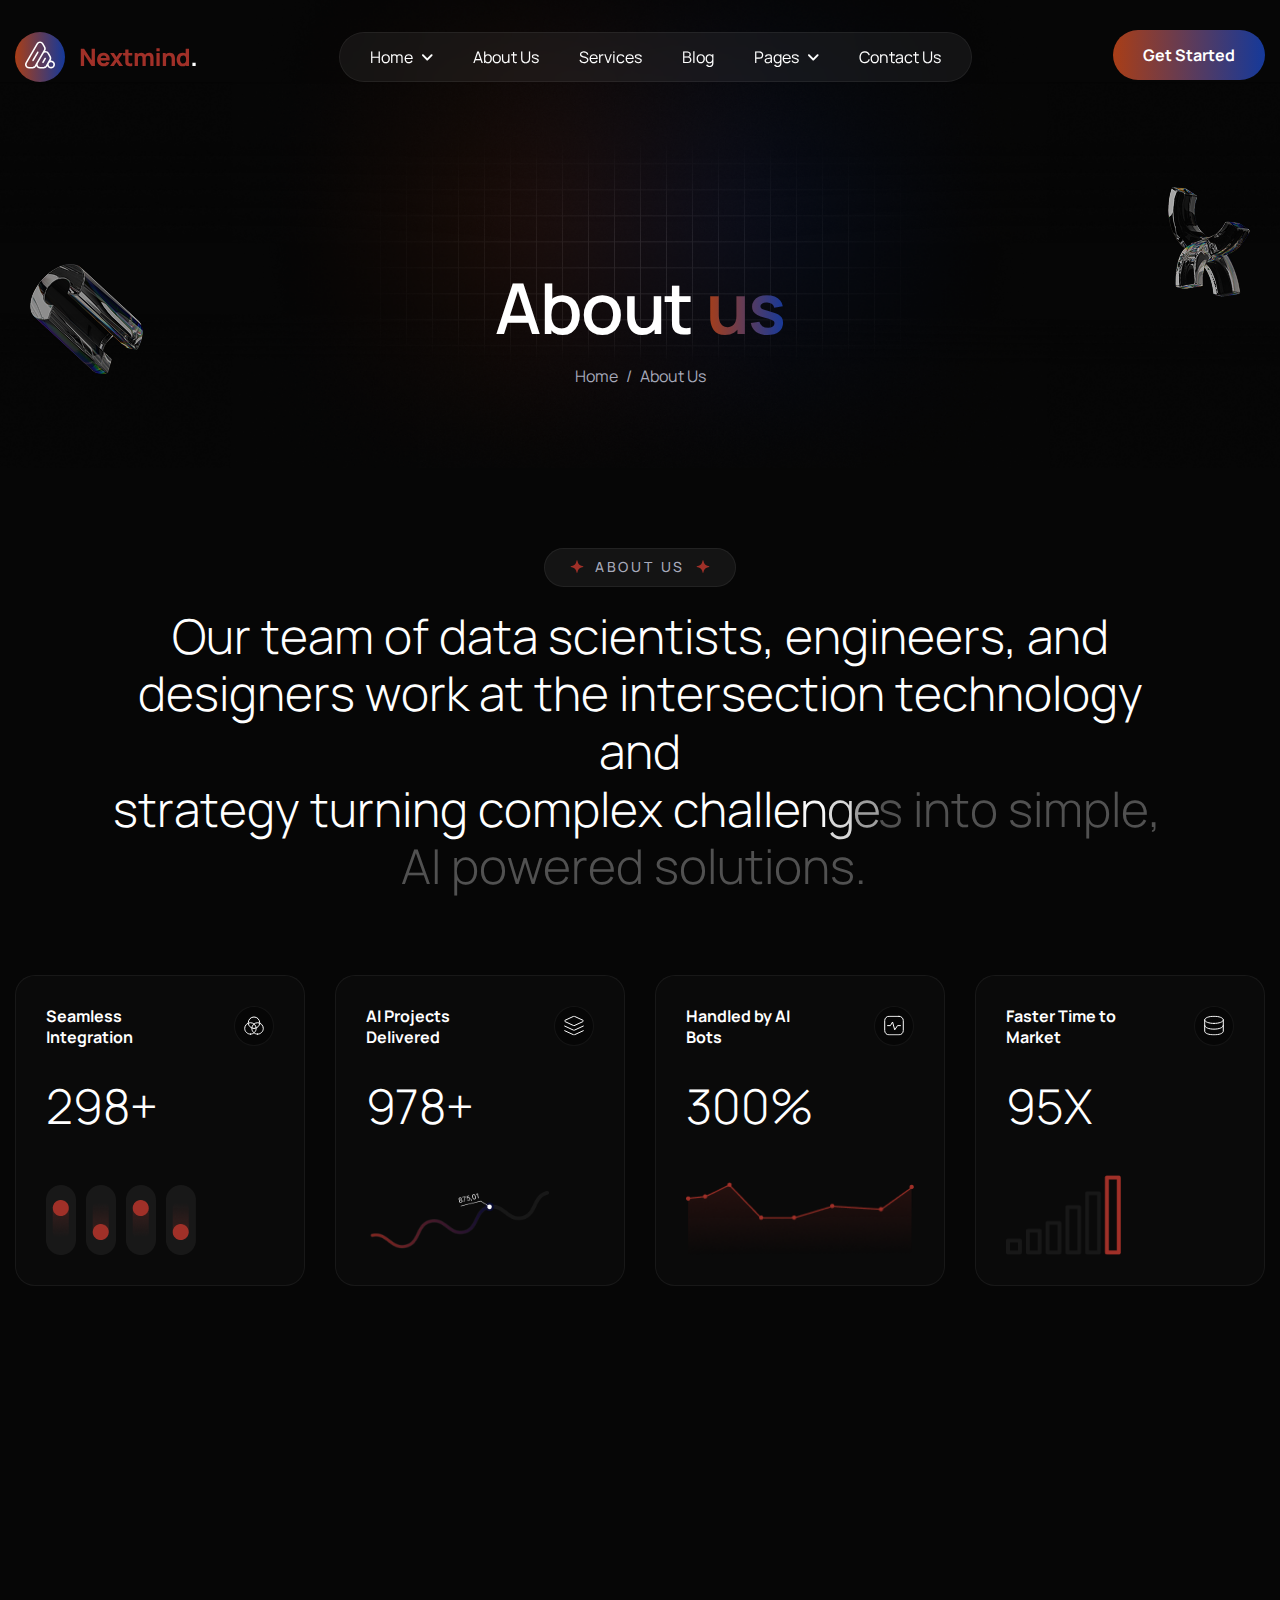
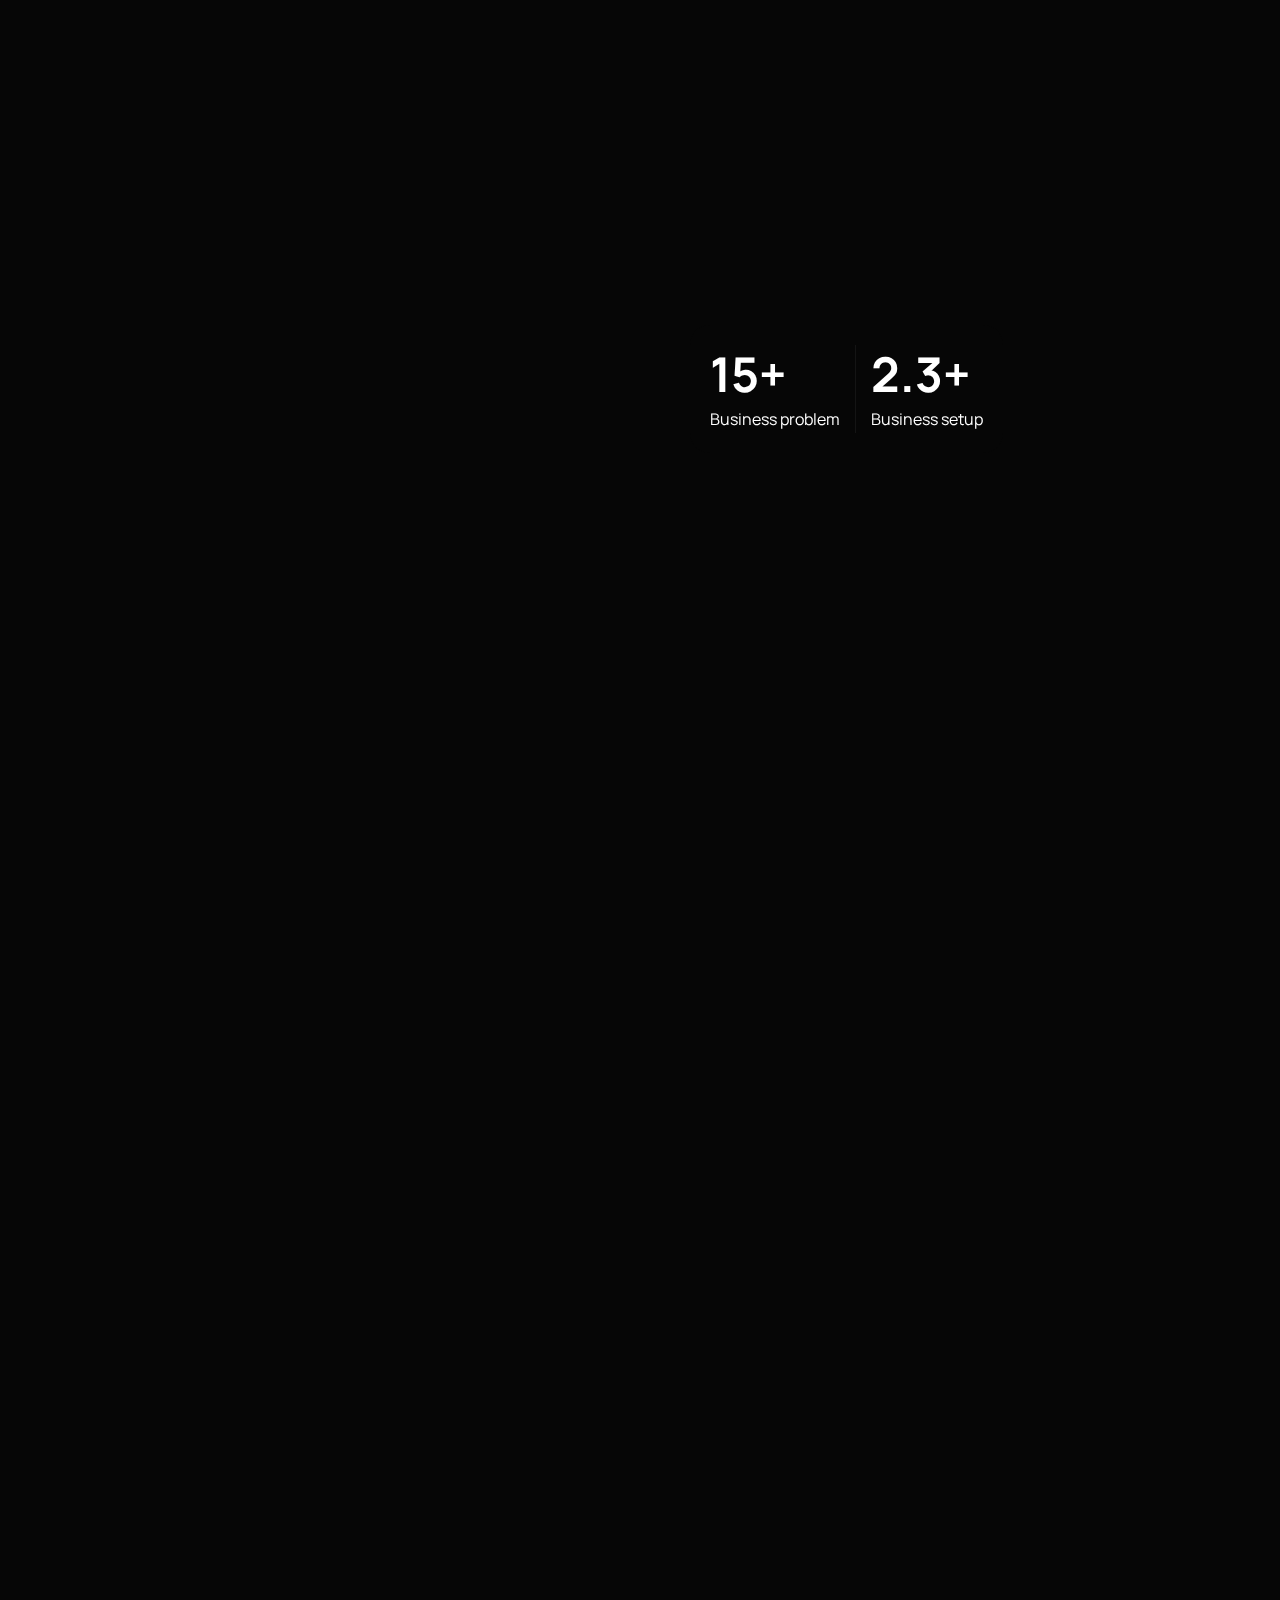
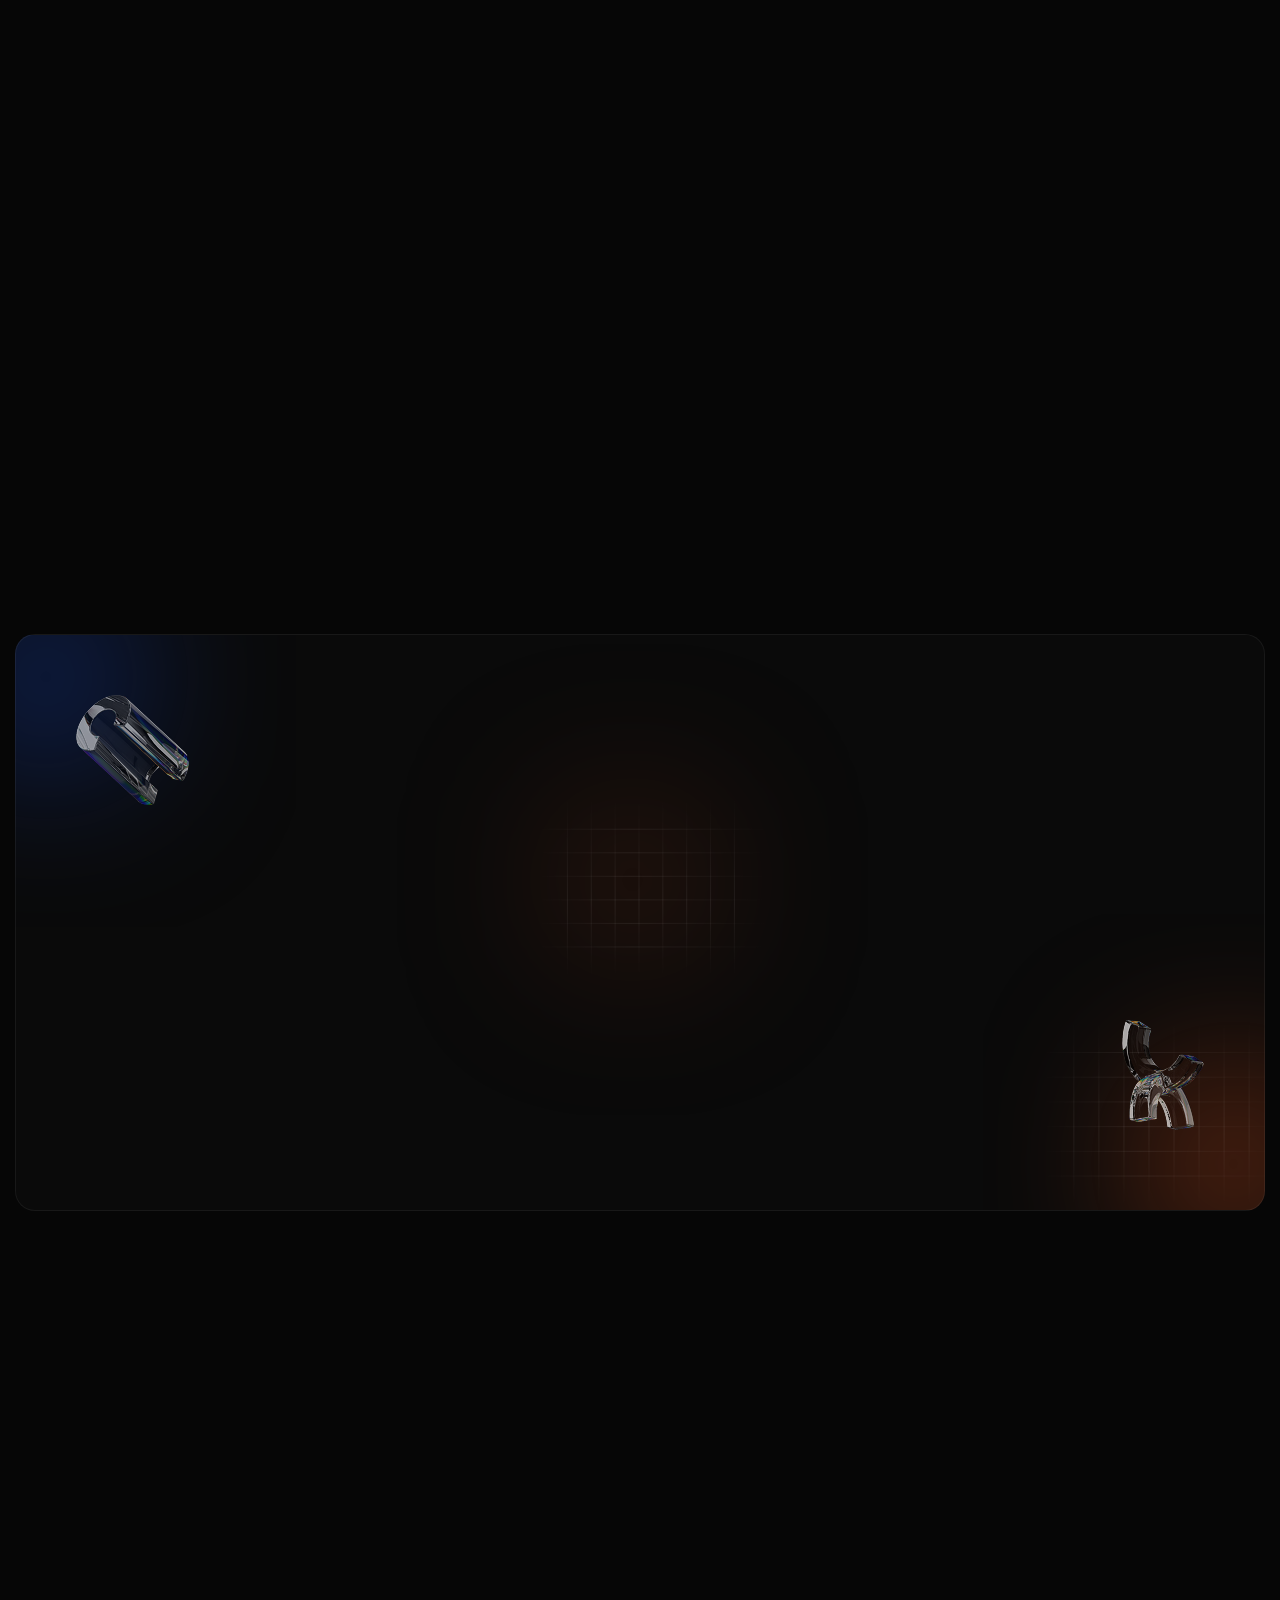
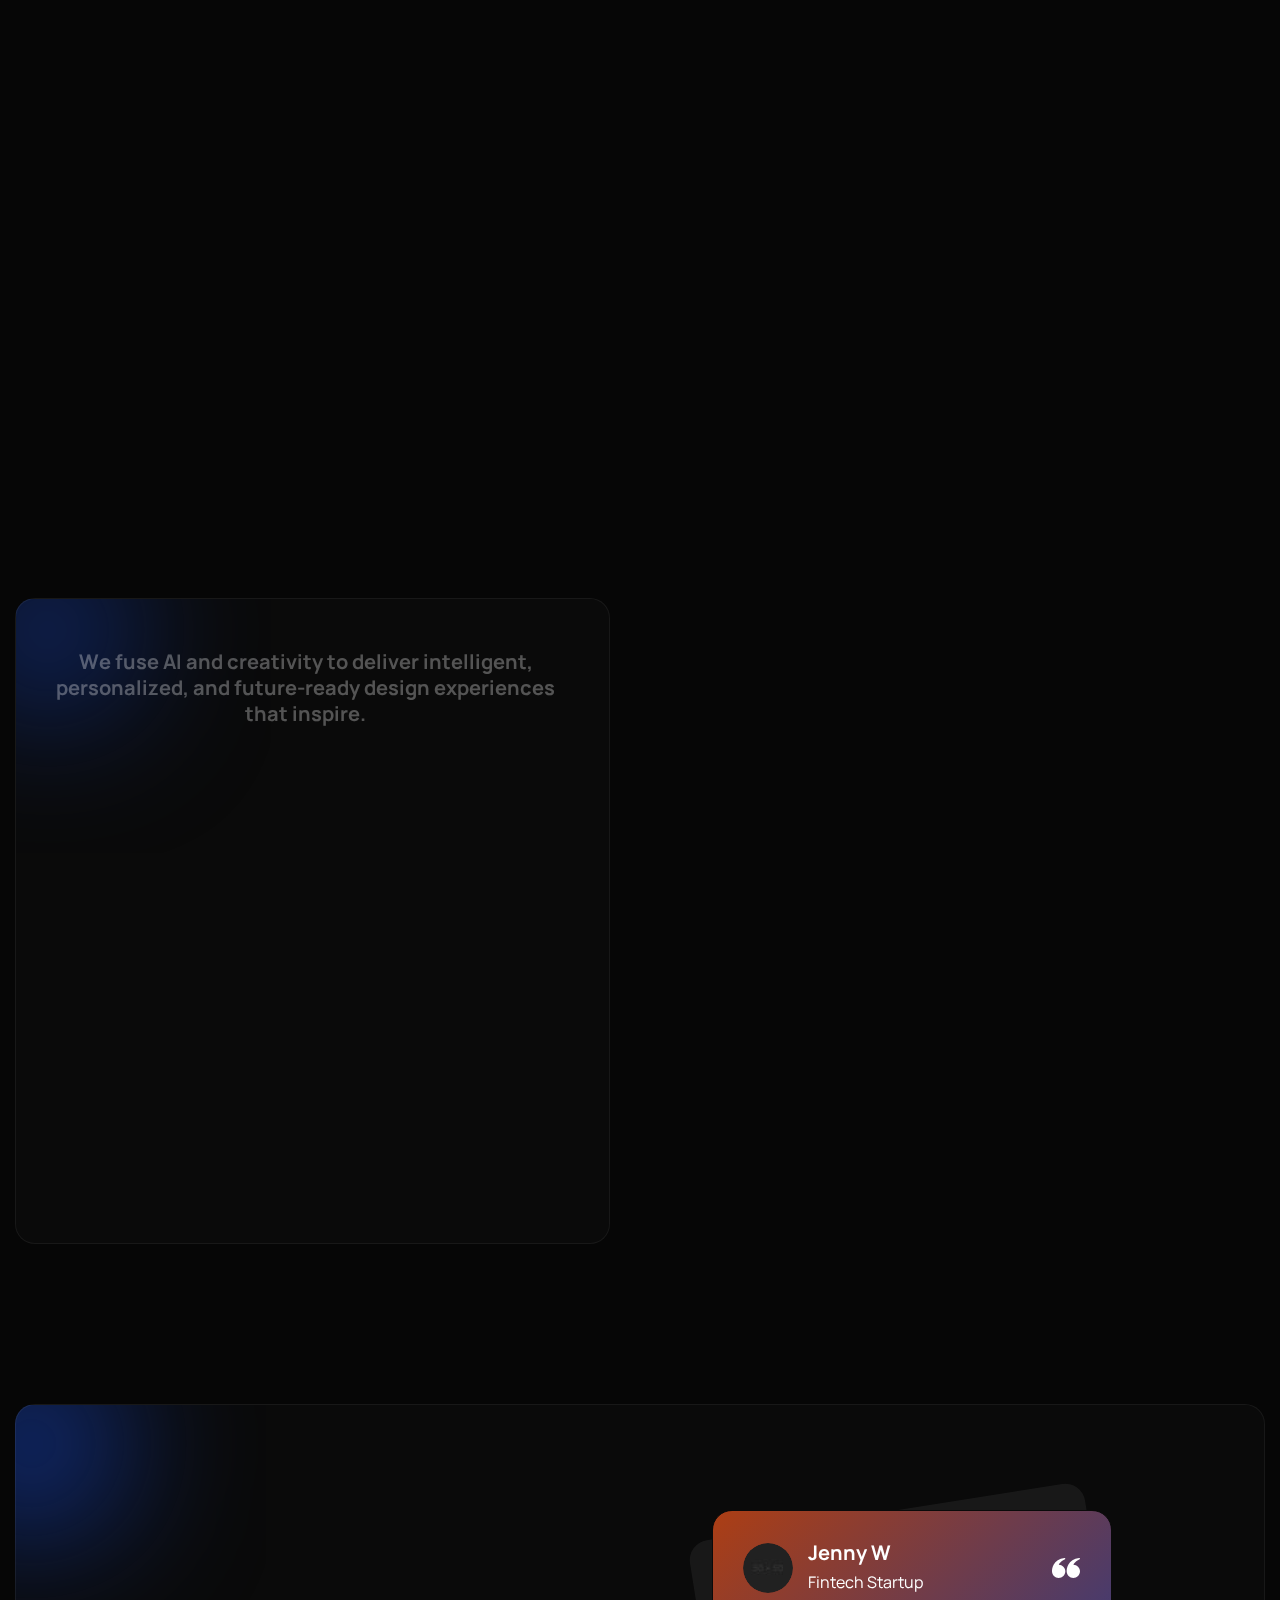
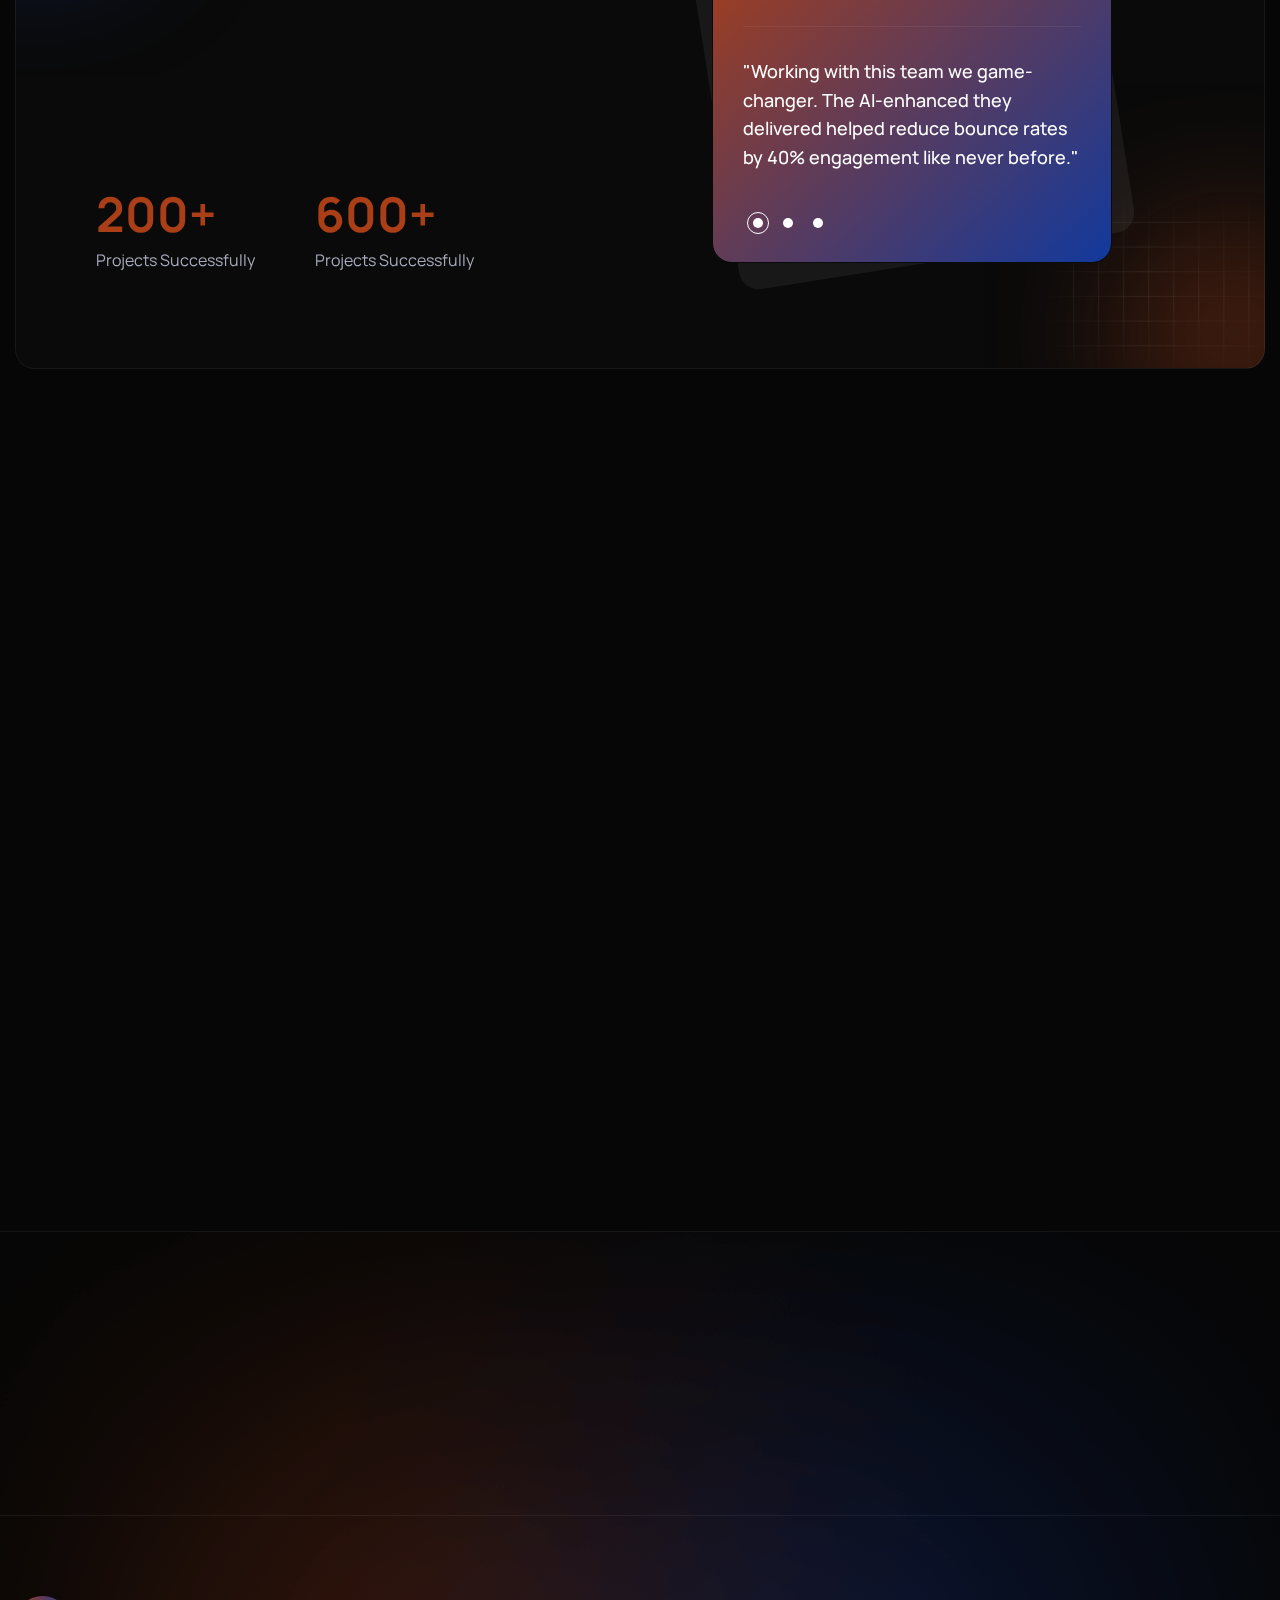
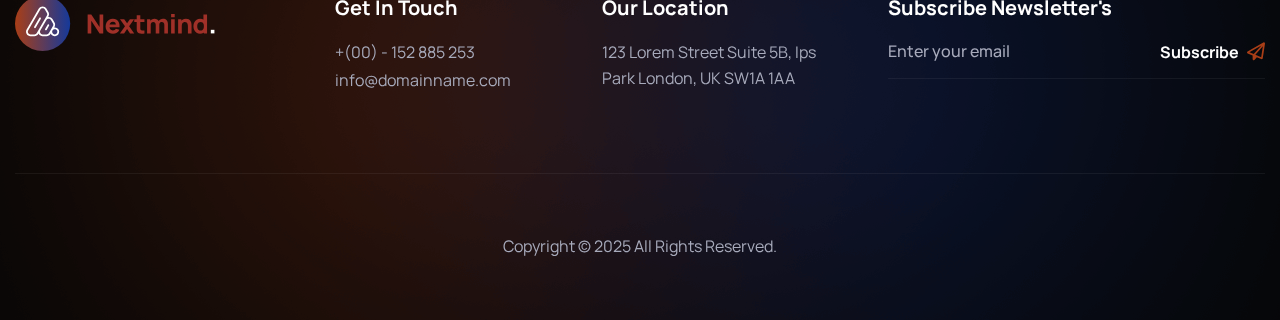
<file: about.html>
<!DOCTYPE html>
<html lang="zxx">
<head>
	<!-- Meta -->
	<meta charset="utf-8">
	<meta http-equiv="X-UA-Compatible" content="IE=edge">
	<meta name="viewport" content="width=device-width, initial-scale=1.0, maximum-scale=1">
	<meta name="description" content="">
	<meta name="keywords" content="">
	<meta name="author" content="Awaiken">
	<!-- Page Title -->
    <title>Nextmind - AI Agency & Technology HTML Template</title>
	<!-- Favicon Icon -->
	<link rel="shortcut icon" type="image/x-icon" href="images/favicon.png">
	<!-- Google Fonts Css-->
	<link rel="preconnect" href="https://fonts.googleapis.com">
    <link rel="preconnect" href="https://fonts.gstatic.com" crossorigin>
    <link href="https://fonts.googleapis.com/css2?family=Manrope:wght@200..800&display=swap" rel="stylesheet">
	<!-- Bootstrap Css -->
	<link href="css/bootstrap.min.css" rel="stylesheet" media="screen">
	<!-- SlickNav Css -->
	<link href="css/slicknav.min.css" rel="stylesheet">
	<!-- Swiper Css -->
	<link rel="stylesheet" href="css/swiper-bundle.min.css">
	<!-- Font Awesome Icon Css-->
	<link href="css/all.min.css" rel="stylesheet" media="screen">
	<!-- Animated Css -->
	<link href="css/animate.css" rel="stylesheet">
    <!-- Magnific Popup Core Css File -->
	<link rel="stylesheet" href="css/magnific-popup.css">
	<!-- Mouse Cursor Css File -->
	<link rel="stylesheet" href="css/mousecursor.css">
	<!-- Main Custom Css -->
	<link href="css/custom.css" rel="stylesheet" media="screen">
</head>
<body>

    <!-- Preloader Start -->
	<div class="preloader">
		<div class="loading-container">
			<div class="loading"></div>
			<div id="loading-icon"><img src="images/loader.svg" alt=""></div>
		</div>
	</div>
	<!-- Preloader End -->

    <!-- Header Start -->
	<header class="main-header">
		<div class="header-sticky">
			<nav class="navbar navbar-expand-lg">
				<div class="container">
					<!-- Logo Start -->
					<a class="navbar-brand" href="./">
						<img src="images/logo.svg" alt="Logo">
					</a>
					<!-- Logo End -->

					<!-- Main Menu Start -->
					<div class="collapse navbar-collapse main-menu">
                        <div class="nav-menu-wrapper">
                            <ul class="navbar-nav mr-auto" id="menu">
                                <li class="nav-item submenu"><a class="nav-link" href="./">Home</a>
                                    <ul>
                                        <li class="nav-item"><a class="nav-link" href="index.html">Home - Main</a></li>
                                        <li class="nav-item"><a class="nav-link" href="index-image.html">Home - Image</a></li>
                                        <li class="nav-item"><a class="nav-link" href="index-video.html">Home - Video</a></li>
                                    </ul>
                                </li>                                
                                <li class="nav-item"><a class="nav-link" href="about.html">About Us</a>
                                <li class="nav-item"><a class="nav-link" href="services.html">Services</a></li>
                                <li class="nav-item"><a class="nav-link" href="blog.html">Blog</a></li>
                                <li class="nav-item submenu"><a class="nav-link" href="#">Pages</a>
                                    <ul>                                        
                                        <li class="nav-item"><a class="nav-link" href="service-single.html">Service Details</a></li>
                                        <li class="nav-item"><a class="nav-link" href="blog-single.html">Blog Details</a></li>
                                        <li class="nav-item"><a class="nav-link" href="projects.html">Projects</a></li>
                                        <li class="nav-item"><a class="nav-link" href="project-single.html">Projects details</a></li>
                                        <li class="nav-item"><a class="nav-link" href="team.html">Our Team</a></li>
                                        <li class="nav-item"><a class="nav-link" href="team-single.html">Team Details</a></li>
                                        <li class="nav-item"><a class="nav-link" href="testimonials.html">Testimonials</a></li>
                                        <li class="nav-item"><a class="nav-link" href="image-gallery.html">Image Gallery</a></li>
                                        <li class="nav-item"><a class="nav-link" href="video-gallery.html">Video Gallery</a></li>
                                        <li class="nav-item"><a class="nav-link" href="faqs.html">FAQs</a></li>
                                        <li class="nav-item"><a class="nav-link" href="404.html">404</a></li>
                                    </ul>
                                </li>
                                <li class="nav-item"><a class="nav-link" href="contact.html">Contact Us</a></li>                   
                            </ul>
                        </div>
                        
                        <!-- Header Btn Start -->
                        <div class="header-btn">
                            <a href="contact.html" class="btn-default">Get Started</a>
                        </div>
                        <!-- Header Btn End -->
					</div>
					<!-- Main Menu End -->
					<div class="navbar-toggle"></div>
				</div>
			</nav>
			<div class="responsive-menu"></div>
		</div>
	</header>
	<!-- Header End -->

    <!-- Page Header Start -->
	<div class="page-header">
		<div class="container">
			<div class="row align-items-center">
				<div class="col-lg-12">
					<!-- Page Header Box Start -->
					<div class="page-header-box">
						<h1 class="wow fadeInUp" data-cursor="-opaque">About <span>us</span></h1>
						<nav class="wow fadeInUp" data-wow-delay="0.2s">
                            <ol class="breadcrumb">
								<li class="breadcrumb-item"><a href="./">home</a></li>
								<li class="breadcrumb-item active" aria-current="page">about us</li>
							</ol>
						</nav>
					</div>
					<!-- Page Header Box End -->
				</div>
			</div>
		</div>
	</div>
	<!-- Page Header End -->

    <!-- About Us Section Start -->
    <div class="about-us">
        <div class="container">
            <div class="row section-row align-items-center">
                <div class="col-lg-12">
                    <!-- Section Title Start -->
                    <div class="section-title section-title-center">
                        <h3 class="wow fadeInUp">About Us</h3>
                        <h2 class="text-effect wow fadeInUp" data-cursor="-opaque">Our team of data scientists, engineers, and designers work at the intersection technology and strategy turning complex challenges into simple, AI powered solutions.</h2>
                    </div>
                    <!-- Section Title End -->
                </div>
            </div>

            <div class="row">
                <div class="col-lg-3 col-md-6">
                    <!-- About Us Box Start -->
                    <div class="about-us-box">
                        <!-- About Us Item Start -->
                        <div class="about-us-item">
                            <div class="about-item-content">
                                <h3>Seamless Integration</h3>
                                <h2><span class="counter">298</span>+</h2>
                            </div>
                            <div class="icon-box">
                                <img src="images/icon-about-item-1.svg" alt="">
                            </div>
                        </div>
                        <!-- About Us Item End -->
                        
                        <!-- About Item Image Start -->
                        <div class="about-item-image">
                            <img src="images/about-item-image-1.png" alt="">
                        </div>
                        <!-- About Item Image End -->
                    </div>
                    <!-- About Us Box End -->
                </div>

                <div class="col-lg-3 col-md-6">
                    <!-- About Us Box Start -->
                    <div class="about-us-box">
                        <!-- About Us Item Start -->
                        <div class="about-us-item">
                            <div class="about-item-content">
                                <h3>AI Projects Delivered</h3>
                                <h2><span class="counter">978</span>+</h2>
                            </div>
                            <div class="icon-box">
                                <img src="images/icon-about-item-2.svg" alt="">
                            </div>
                        </div>
                        <!-- About Us Item End -->
                        
                        <!-- About Item Image Start -->
                        <div class="about-item-image">
                            <img src="images/about-item-image-2.png" alt="">
                        </div>
                        <!-- About Item Image End -->
                    </div>
                    <!-- About Us Box End -->
                </div>

                <div class="col-lg-3 col-md-6">
                    <!-- About Us Box Start -->
                    <div class="about-us-box">
                        <!-- About Us Item Start -->
                        <div class="about-us-item">
                            <div class="about-item-content">
                                <h3>Handled by AI Bots</h3>
                                <h2><span class="counter">300</span>%</h2>
                            </div>
                            <div class="icon-box">
                                <img src="images/icon-about-item-3.svg" alt="">
                            </div>
                        </div>
                        <!-- About Us Item End -->
                        
                        <!-- About Item Image Start -->
                        <div class="about-item-image">
                            <img src="images/about-item-image-3.png" alt="">
                        </div>
                        <!-- About Item Image End -->
                    </div>
                    <!-- About Us Box End -->
                </div>

                <div class="col-lg-3 col-md-6">
                    <!-- About Us Box Start -->
                    <div class="about-us-box">
                        <!-- About Us Item Start -->
                        <div class="about-us-item">
                            <div class="about-item-content">
                                <h3>Faster Time to Market</h3>
                                <h2><span class="counter">95</span>X</h2>
                            </div>
                            <div class="icon-box">
                                <img src="images/icon-about-item-4.svg" alt="">
                            </div>
                        </div>
                        <!-- About Us Item End -->
                        
                        <!-- About Item Image Start -->
                        <div class="about-item-image">
                            <img src="images/about-item-image-4.png" alt="">
                        </div>
                        <!-- About Item Image End -->
                    </div>
                    <!-- About Us Box End -->
                </div>
            </div>
        </div>
    </div>
    <!-- About Us Section End -->

    <!-- Our Approach Section Start -->
    <div class="our-approach">
        <div class="container">
            <div class="row section-row">
                <div class="col-lg-12">
                    <!-- Section Title Start -->
                    <div class="section-title section-title-center">
                        <h3 class="wow fadeInUp">Our mission</h3>
                        <h2 class="wow fadeInUp" data-wow-delay="0.2s" data-cursor="-opaque">Driving innovation through intelligent <span>technology</span></h2>
                    </div>
                    <!-- Section Title End -->
                </div>
            </div>

            <div class="row align-items-center">
                <div class="col-lg-6">
                    <!-- Approach Item List Start -->
                    <div class="approach-item-list">
                        <!-- Approach Item Start -->
                        <div class="approach-item wow fadeInUp">
                            <div class="icon-box">
                                <img src="images/icon-approach-1.svg" alt="">
                            </div>
                            <div class="approach-item-content">
                                <h3>Our Mission</h3>
                                <p>Our mission is to harness the power of AI to solve real-world problems. From automating tasks to delivering data-driven insights.</p>
                            </div>
                        </div>
                        <!-- Approach Item End -->
                        
                        <!-- Approach Item Start -->
                        <div class="approach-item wow fadeInUp" data-wow-delay="0.2s">
                            <div class="icon-box">
                                <img src="images/icon-approach-2.svg" alt="">
                            </div>
                            <div class="approach-item-content">
                                <h3>Our vision</h3>
                                <p>Our vision is to harness the power of AI to solve real-world problems. From automating tasks to delivering data-driven insights.</p>
                            </div>
                        </div>
                        <!-- Approach Item End -->
                        
                        <!-- Approach Item Start -->
                        <div class="approach-item wow fadeInUp" data-wow-delay="0.4s">
                            <div class="icon-box">
                                <img src="images/icon-approach-3.svg" alt="">
                            </div>
                            <div class="approach-item-content">
                                <h3>Our goal</h3>
                                <p>Our goal is to harness the power of AI to solve real-world problems. From automating tasks to delivering data-driven insights.</p>
                            </div>
                        </div>
                        <!-- Approach Item End -->
                    </div>
                    <!-- Approach Item List End -->
                </div>
                
                <div class="col-lg-6">
                    <!-- Approach Image Start -->
                    <div class="approach-image">
                        <figure class="image-anime reveal">
                            <img src="images/approach-image.jpg" alt="">
                        </figure>
                        
                        <!-- Approach Counter Box Start -->
                        <div class="approach-counter-box">
                            <!-- Approach Counter Item Start -->
                            <div class="approach-counter-item">
                                <h2><span class="counter">15</span>+</h2>
                                <p>Business problem</p>
                            </div>
                            <!-- Approach Counter Item End -->
                            
                            <!-- Approach Counter Item Start -->
                            <div class="approach-counter-item">
                                <h2><span class="counter">2.3</span>+</h2>
                                <p>Business setup</p>
                            </div>
                            <!-- Approach Counter Item End -->
                        </div>
                        <!-- Approach Counter Box End -->
                    </div>
                    <!-- Approach Image End -->
                </div>
            </div>
        </div>
    </div>
    <!-- Our Approach Section End -->

    <!-- Our Facts Section Start -->
    <div class="our-facts">
        <div class="container">
            <div class="row section-row">
                <div class="col-lg-12">
                    <!-- Section Title Start -->
                    <div class="section-title section-title-center">
                        <h3 class="wow fadeInUp">Our facts</h3>
                        <h2 class="wow fadeInUp" data-wow-delay="0.2s" data-cursor="-opaque">Why leading brands trust us to deliver smart <span>AI solutions</span></h2>
                    </div>
                    <!-- Section Title End -->
                </div>
            </div>

            <div class="row">
                <div class="col-lg-4 col-md-6">
                    <!--  Facts Item Start -->
                    <div class="facts-item wow fadeInUp">
                        <div class="facts-item-title">
                            <h3>Proven Technical Expertise</h3>
                        </div>
                        <div class="facts-item-counter">
                            <h2><span class="counter">15</span>+</h2>
                            <p>Years of AI-Driven Design</p>
                        </div>
                        <div class="facts-item-content">
                            <p>Our team brings deep experience in machine learning, data engineering, and full-stack development.</p>
                        </div>
                    </div>
                    <!-- Facts Item End -->
                </div>

                <div class="col-lg-4 col-md-6">
                    <!--  Facts Item Start -->
                    <div class="facts-item wow fadeInUp" data-wow-delay="0.2s">
                        <div class="facts-item-title">
                            <h3>Highly customizable solutions</h3>
                        </div>
                        <div class="facts-item-counter">
                            <h2><span class="counter">200</span>+</h2>
                            <p>Projects Successfully Delivered</p>
                        </div>
                        <div class="facts-item-content">
                            <p>We don't believe in one size fits all. Every solution is tailored to your business needs and workflows.</p>
                        </div>
                    </div>
                    <!-- Facts Item End -->
                </div>

                <div class="col-lg-4 col-md-6">
                    <!--  Facts Item Start -->
                    <div class="facts-item wow fadeInUp" data-wow-delay="0.4s">
                        <div class="facts-item-title">
                            <h3>Focus on real results</h3>
                        </div>
                        <div class="facts-item-counter">
                            <h2><span class="counter">95</span>%</h2>
                            <p>Client Satisfaction Rate</p>
                        </div>
                        <div class="facts-item-content">
                            <p>We build AI that's safe, transparent, and responsible designed with security & compliance from day one.</p>
                        </div>
                    </div>
                    <!-- Facts Item End -->
                </div>

                <div class="col-lg-12">
                    <!-- Section Footer Text Start -->
                    <div class="section-footer-text wow fadeInUp" data-wow-delay="0.6s">
                        <p><span>Free</span> Let's make something great work together. <a href="contact.html">Get Free Quote</a></p>
                    </div>
                    <!-- Section Footer Text End -->
                </div>
            </div>
        </div>
    </div>
    <!-- Our Facts Section End -->

    <!-- Our Solution Section Start -->
    <div class="our-solution">
        <div class="container">
            <div class="row">
                <div class="col-lg-5">
                    <!-- Our Solution Content Start -->
                    <div class="our-solution-content">
                        <!-- Section Title Start -->
                        <div class="section-title">
                            <h3 class="wow fadeInUp">all in one solution</h3>
                            <h2 class="wow fadeInUp" data-wow-delay="0.2s" data-cursor="-opaque">Delivering real-world impact <span>solution</span></h2>
                            <p class="wow fadeInUp" data-wow-delay="0.4s">We envision a world where artificial intelligence transforms lives, industries, and possibilities. Our goal is to lead this evolution by creating intuitive, ethical.</p>
                        </div>
                        <!-- Section Title End -->
                    </div>
                    <!-- Our Solution Content ENd -->
                </div>

                <div class="col-lg-7">
                    <!-- Solution Item List Start -->
                    <div class="solution-item-list">
                        <!-- Solution Item Start -->
                        <div class="solution-item wow fadeInUp">
                            <div class="icon-box">
                                <img src="images/icon-solution-1.svg" alt="">
                            </div>
                            <div class="solution-item-content">
                                <h3>Custom AI Development</h3>
                                <p>We dive deep into your goals challenges to uncover high-impact AI opportunities.</p>
                            </div>
                        </div>
                        <!-- Solution Item End -->
                        
                        <!-- Solution Item Start -->
                        <div class="solution-item wow fadeInUp" data-wow-delay="0.2s">
                            <div class="icon-box">
                                <img src="images/icon-solution-2.svg" alt="">
                            </div>
                            <div class="solution-item-content">
                                <h3>Custom AI Solutions</h3>
                                <p>We dive deep into your goals challenges to uncover high-impact AI opportunities.</p>
                            </div>
                        </div>
                        <!-- Solution Item End -->
                        
                        <!-- Solution Item Start -->
                        <div class="solution-item wow fadeInUp" data-wow-delay="0.4s">
                            <div class="icon-box">
                                <img src="images/icon-solution-3.svg" alt="">
                            </div>
                            <div class="solution-item-content">
                                <h3>Automated Intelligence</h3>
                                <p>We dive deep into your goals challenges to uncover high-impact AI opportunities.</p>
                            </div>
                        </div>
                        <!-- Solution Item End -->
                        
                        <!-- Solution Item Start -->
                        <div class="solution-item wow fadeInUp" data-wow-delay="0.6s">
                            <div class="icon-box">
                                <img src="images/icon-solution-4.svg" alt="">
                            </div>
                            <div class="solution-item-content">
                                <h3>Scalable Infrastructure</h3>
                                <p>We dive deep into your goals challenges to uncover high-impact AI opportunities.</p>
                            </div>
                        </div>
                        <!-- Solution Item End -->
                    </div>
                    <!-- Solution Item List End -->
                </div>
            </div>
        </div>
    </div>
    <!-- Our Solution Section End -->

    <!-- CTA Box Section Start -->
    <div class="cta-box">
        <div class="container">
            <div class="row">
                <div class="col-lg-12">
                    <!-- CTA Box Box Start -->
                    <div class="cta-box-box">
                        <!-- CTA Box Content Start -->
                        <div class="cta-box-content">
                            <!-- Section Title Start -->
                            <div class="section-title">
                                <h3 class="wow fadeInUp">our facts</h3>
                                <h2 class="wow fadeInUp" data-wow-delay="0.2s" data-cursor="-opaque">Ready to build smarter, faster, & more intelligently <span>with AI?</span></h2>
                                <p class="wow fadeInUp" data-wow-delay="0.4s">Ready to innovate with AI model? Whether you have an idea, a challenge, or a full roadmap we'd love to help bring it to life.</p>
                            </div>
                            <!-- Section Title End -->

                            <!-- CTA Box Body Start -->
                            <div class="cta-box-body wow fadeInUp" data-wow-delay="0.6s">
                                <a href="contact.html" class="btn-default btn-highlighted">Get Started Today</a>
                                <a href="contact.html" class="btn-default">Send a Message</a>
                            </div>
                            <!-- CTA Box Body End -->
                        </div>
                        <!-- CTA Box Content End -->
                    </div>
                    <!-- CTA Box Box End -->
                </div>
            </div>
        </div>
    </div>
    <!-- CTA Box Section End -->
    
    <!-- Our Team Section Start -->
    <div class="our-team">
        <div class="container">
            <div class="row section-row align-items-center">
                <div class="col-lg-12">
                    <!-- Section Title Start -->
                    <div class="section-title section-title-center">
                        <h3 class="wow fadeInUp">our team</h3>
                        <h2 class="wow fadeInUp" data-wow-delay="0.2s" data-cursor="-opaque">The human intelligence powering <span>our AI</span></h2>
                    </div>
                    <!-- Section Title End -->
                </div>
            </div>

            <div class="row">
                <div class="col-lg-3 col-md-6">
                    <!-- Team Member Item Start -->
                    <div class="team-item wow fadeInUp">
                        <!-- team Image Start -->
                        <div class="team-image">
                            <a href="team-single.html" class="image-anime" data-cursor-text="View">
                                <figure>
                                    <img src="images/team-1.jpg" alt="">
                                </figure>
                            </a>
                        </div>
                        <!-- team Image End -->
                
                        <!-- Team Body Start -->
                        <div class="team-body">
                            <!-- Team Content Start -->
                            <div class="team-content">
                                <h3><a href="team-single.html">Sophia Bennett</a></h3>
                                <p>Hacking specialist</p>
                            </div>
                            <!-- Team Content End -->

                            <!-- Team Social List Start -->
                            <div class="team-social-list">
                                <ul>
                                    <li><a href="#"><i class="fa-brands fa-facebook-f"></i></a></li>
                                    <li><a href="#"><i class="fa-brands fa-instagram"></i></a></li>
                                    <li><a href="#"><i class="fa-brands fa-pinterest-p"></i></a></li>
                                </ul>
                            </div>
                            <!-- Team Social List End -->
                        </div>
                        <!-- Team Body End -->
                    </div>
                    <!-- Team Member Item End -->
                </div>

                <div class="col-lg-3 col-md-6">
                    <!-- Team Member Item Start -->
                    <div class="team-item wow fadeInUp" data-wow-delay="0.2s">
                        <!-- team Image Start -->
                        <div class="team-image">
                            <a href="team-single.html" class="image-anime" data-cursor-text="View">
                                <figure>
                                    <img src="images/team-2.jpg" alt="">
                                </figure>
                            </a>
                        </div>
                        <!-- team Image End -->
                
                        <!-- Team Body Start -->
                        <div class="team-body">
                            <!-- Team Content Start -->
                            <div class="team-content">
                                <h3><a href="team-single.html">Darrell steward</a></h3>
                                <p>Attack specialist</p>
                            </div>
                            <!-- Team Content End -->

                            <!-- Team Social List Start -->
                            <div class="team-social-list">
                                <ul>
                                    <li><a href="#"><i class="fa-brands fa-facebook-f"></i></a></li>
                                    <li><a href="#"><i class="fa-brands fa-instagram"></i></a></li>
                                    <li><a href="#"><i class="fa-brands fa-pinterest-p"></i></a></li>
                                </ul>
                            </div>
                            <!-- Team Social List End -->
                        </div>
                        <!-- Team Body End -->
                    </div>
                    <!-- Team Member Item End -->
                </div>

                 <div class="col-lg-3 col-md-6">
                    <!-- Team Member Item Start -->
                    <div class="team-item wow fadeInUp" data-wow-delay="0.4s">
                        <!-- team Image Start -->
                        <div class="team-image">
                            <a href="team-single.html" class="image-anime" data-cursor-text="View">
                                <figure>
                                    <img src="images/team-3.jpg" alt="">
                                </figure>
                            </a>
                        </div>
                        <!-- team Image End -->
                
                        <!-- Team Body Start -->
                        <div class="team-body">
                            <!-- Team Content Start -->
                            <div class="team-content">
                                <h3><a href="team-single.html">Ava mitchell</a></h3>
                                <p>Cyber Expert</p>
                            </div>
                            <!-- Team Content End -->

                            <!-- Team Social List Start -->
                            <div class="team-social-list">
                                <ul>
                                    <li><a href="#"><i class="fa-brands fa-facebook-f"></i></a></li>
                                    <li><a href="#"><i class="fa-brands fa-instagram"></i></a></li>
                                    <li><a href="#"><i class="fa-brands fa-pinterest-p"></i></a></li>
                                </ul>
                            </div>
                            <!-- Team Social List End -->
                        </div>
                        <!-- Team Body End -->
                    </div>
                    <!-- Team Member Item End -->
                </div>

                <div class="col-lg-3 col-md-6">
                    <!-- Team Member Item Start -->
                    <div class="team-item wow fadeInUp" data-wow-delay="0.6s">
                        <!-- team Image Start -->
                        <div class="team-image">
                            <a href="team-single.html" class="image-anime" data-cursor-text="View">
                                <figure>
                                    <img src="images/team-4.jpg" alt="">
                                </figure>
                            </a>
                        </div>
                        <!-- team Image End -->
                
                        <!-- Team Body Start -->
                        <div class="team-body">
                            <!-- Team Content Start -->
                            <div class="team-content">
                                <h3><a href="team-single.html">Ethan carter</a></h3>
                                <p>Penetration Tester</p>
                            </div>
                            <!-- Team Content End -->

                            <!-- Team Social List Start -->
                            <div class="team-social-list">
                                <ul>
                                    <li><a href="#"><i class="fa-brands fa-facebook-f"></i></a></li>
                                    <li><a href="#"><i class="fa-brands fa-instagram"></i></a></li>
                                    <li><a href="#"><i class="fa-brands fa-pinterest-p"></i></a></li>
                                </ul>
                            </div>
                            <!-- Team Social List End -->
                        </div>
                        <!-- Team Body End -->
                    </div>
                    <!-- Team Member Item End -->
                </div>
            </div>
        </div>
    </div>
    <!-- Our Team Section End -->

    <!-- What We Do Section Start -->
    <div class="what-we-do">
        <div class="container">
            <div class="row align-items-center">
                <div class="col-lg-6">
                    <!-- What We Box Start -->
                    <div class="what-we-box">
                        <h3 class="text-effect">We fuse AI and creativity to deliver intelligent, personalized, and future-ready design experiences that inspire.</h3>
                        
                        <!-- What We Image Start -->
                        <div class="what-we-img wow fadeInUp" data-wow-delay="0.2s">
                            <img src="images/what-we-do-img.png" alt="">
                        </div>
                        <!-- What We Image End -->
                        
                        <!-- What We Image List Start -->
                        <div class="what-we-img-list wow fadeInUp" data-wow-delay="0.4s">
                            <ul>
                                <li>UI/UX Design</li>
                                <li>Chatbot Design</li>
                                <li>Predictive</li>
                                <li>Design Automation</li>
                                <li>Generative Branding</li>
                            </ul>
                        </div>
                        <!-- What We Image List End -->
                    </div>
                    <!-- What We Box End -->
                </div>

                <div class="col-lg-6">
                    <!-- What We Do Content Start -->
                    <div class="what-we-do-content">
                        <!-- Section Title Start -->
                        <div class="section-title">
                            <h3 class="wow fadeInUp">what we do</h3>
                            <h2 class="wow fadeInUp" data-wow-delay="0.2s" data-cursor="-opaque">Innovative AI services, real-world <span>results</span></h2>
                            <p class="wow fadeInUp" data-wow-delay="0.4s">We craft cutting-edge AI solutions tailored to your business needs—driving smarter decisions, streamlined operations.</p>
                        </div>
                        <!-- Section Title End -->

                        <!-- What We Do Body Start -->
                        <div class="what-we-do-body wow fadeInUp" data-wow-delay="0.6s">
                            <ul>
                                <li>Computer Vision</li>
                                <li>AI Integration</li>
                                <li>Ongoing Support</li>
                                <li>AI Strategy</li>
                                <li>Custom AI Development</li>
                            </ul>
                        </div>
                        <!-- What We Do Body End -->

                        <!-- What We Do Button Start -->
                        <div class="what-we-do-button wow fadeInUp" data-wow-delay="0.8s">
                            <a href="contact.html" class="btn-default">contact us</a>
                        </div>
                        <!-- What We Do Button End -->
                    </div>
                    <!-- What We Do Content End -->
                </div>
            </div>
        </div>
    </div>
    <!-- What We Do Section End -->

    <!-- Our Testimonials Section Start -->
    <div class="our-testimonials">
        <div class="container">
            <div class="row">
                <div class="col-lg-12">
                    <div class="testimonials-box">
                        <!-- Testimonials Content Start -->
                        <div class="testimonials-content">
                            <!-- Section Title Start -->
                            <div class="section-title">
                                <h3 class="wow fadeInUp">testimonials</h3>
                                <h2 class="wow fadeInUp" data-wow-delay="0.2s" data-cursor="-opaque">Powering innovation with data-driven <span>design</span></h2>
                                <p class="wow fadeInUp" data-wow-delay="0.4s">Crafting intuitive, user-first interfaces by intelligence for smarter, faster, and more personalized digital artificial intelligence experiences.</p>
                            </div>
                            <!-- Section Title End -->
                            
                            <!-- Testimonials Body Start -->
                            <div class="testimonials-body">
                                <!-- Testimonials Counter Item Start -->
                                <div class="testimonials-counter-item">
                                    <h2><span class="counter">200</span>+</h2>
                                    <p>projects successfully</p>
                                </div>
                                <!-- Testimonials Counter Item End -->
                                
                                <!-- Testimonials Counter Item Start -->
                                <div class="testimonials-counter-item">
                                    <h2><span class="counter">600</span>+</h2>
                                    <p>projects successfully</p>
                                </div>
                                <!-- Testimonials Counter Item End -->
                            </div>
                            <!-- Testimonials Body End -->
                        </div>
                        <!-- Testimonials Content End -->

                        <!-- Testimonial Slider Start -->
                        <div class="testimonial-slider">
                            <div class="swiper">
                                <div class="swiper-wrapper">
                                    <!-- Testimonial Slide Start -->
                                    <div class="swiper-slide">
                                        <div class="testimonial-item">
                                            <div class="testimonial-header">
                                                <div class="testimonial-author">
                                                    <div class="author-image">
                                                        <figure class="image-anime">
                                                            <img src="images/author-1.jpg" alt="">
                                                        </figure>
                                                    </div>            
                                                    <div class="author-content">
                                                        <h3>Jenny W</h3>
                                                        <p>fintech startup</p>
                                                    </div>
                                                </div>
                                                <div class="testimonial-quotes-img">
                                                    <img src="images/testimonials-quotes-img.svg" alt="">
                                                </div>
                                            </div>                                            
                                            <div class="testimonial-content">
                                                <p>"Working with this team we game-changer. The AI-enhanced they delivered helped  reduce bounce rates by 40% engagement like never before."</p>
                                            </div>                                        
                                        </div>
                                    </div>
                                    <!-- Testimonial Slide End -->
                                    
                                    <!-- Testimonial Slide Start -->
                                    <div class="swiper-slide">
                                        <div class="testimonial-item">
                                            <div class="testimonial-header">
                                                <div class="testimonial-author">
                                                    <div class="author-image">
                                                        <figure class="image-anime">
                                                            <img src="images/author-2.jpg" alt="">
                                                        </figure>
                                                    </div>            
                                                    <div class="author-content">
                                                        <h3>jason m</h3>
                                                        <p>hardware Technician</p>
                                                    </div>
                                                </div>
                                                <div class="testimonial-quotes-img">
                                                    <img src="images/testimonials-quotes-img.svg" alt="">
                                                </div>
                                            </div>                                            
                                            <div class="testimonial-content">
                                                <p>"Working with this team we game-changer. The AI-enhanced they delivered helped  reduce bounce rates by 40% engagement like never before."</p>
                                            </div>                                        
                                        </div>
                                    </div>
                                    <!-- Testimonial Slide End -->

                                    <!-- Testimonial Slide Start -->
                                    <div class="swiper-slide">
                                        <div class="testimonial-item">
                                            <div class="testimonial-header">
                                                <div class="testimonial-author">
                                                    <div class="author-image">
                                                        <figure class="image-anime">
                                                            <img src="images/author-3.jpg" alt="">
                                                        </figure>
                                                    </div>            
                                                    <div class="author-content">
                                                        <h3>Lauren M</h3>
                                                        <p>hardware Technician</p>
                                                    </div>
                                                </div>
                                                <div class="testimonial-quotes-img">
                                                    <img src="images/testimonials-quotes-img.svg" alt="">
                                                </div>
                                            </div>                                            
                                            <div class="testimonial-content">
                                                <p>"Working with this team we game-changer. The AI-enhanced they delivered helped  reduce bounce rates by 40% engagement like never before."</p>
                                            </div>                                        
                                        </div>
                                    </div>
                                    <!-- Testimonial Slide End -->
                                </div>
                                <div class="testimonial-pagination"></div>
                            </div>
                        </div>
                        <!-- Testimonial Slider End -->                        
                    </div>
                </div>
            </div>
        </div>
    </div>
    <!-- Our Testimonials Section End -->

    <!-- Our Faqs Section Start -->
    <div class="our-faqs about-our-faqs">
        <div class="container">
            <div class="row">
                <div class="col-lg-6">
                    <div class="faqs-content">
                        <!-- Section Title Start -->
                        <div class="section-title">
                            <h3 class="wow fadeInUp">faq's</h3>
                            <h2 class="wow fadeInUp" data-wow-delay="0.2s" data-cursor="-opaque">Your AI questions, expertly <span>answered here</span></h2>
                        </div>
                        <!-- Section Title End -->

                        <!-- Faq's Button Start  -->
                        <div class="faqs-button wow fadeInUp" data-wow-delay="0.4s">
                            <a href="faqs.html" class="btn-default">View all faqs</a>
                        </div>
                        <!-- Faq's Button End  -->
                    </div>
                </div>
                <div class="col-lg-6">
                    <!-- FAQ Accordion Start -->
                    <div class="faq-accordion" id="accordion">
                        <!-- FAQ Item Start -->
                        <div class="accordion-item wow fadeInUp">
                            <h2 class="accordion-header" id="heading1">
                                <button class="accordion-button collapsed" type="button" data-bs-toggle="collapse" data-bs-target="#collapse1" aria-expanded="true" aria-controls="collapse1">
                                    1. What services does your AI agency offer?
                                </button>
                            </h2>
                            <div id="collapse1" class="accordion-collapse collapse" aria-labelledby="heading1" data-bs-parent="#accordion">
                                <div class="accordion-body">
                                    <p>Project timelines vary depending on complexity but typically range from 4 to 12 weeks. We provide a clear roadmap during the discovery phase.</p>
                                </div>
                            </div>
                        </div>
                        <!-- FAQ Item End -->

                        <!-- FAQ Item Start -->
                        <div class="accordion-item wow fadeInUp" data-wow-delay="0.2s">
                            <h2 class="accordion-header" id="heading2">
                                <button class="accordion-button" type="button" data-bs-toggle="collapse" data-bs-target="#collapse2" aria-expanded="false" aria-controls="collapse2">
                                    2. Do I need a large amount of data to use AI?
                                </button>
                            </h2>
                            <div id="collapse2" class="accordion-collapse collapse show" aria-labelledby="heading2" data-bs-parent="#accordion">
                                <div class="accordion-body">
                                    <p>Project timelines vary depending on complexity but typically range from 4 to 12 weeks. We provide a clear roadmap during the discovery phase.</p>
                                </div>
                            </div>
                        </div>
                        <!-- FAQ Item End -->

                        <!-- FAQ Item Start -->
                        <div class="accordion-item wow fadeInUp" data-wow-delay="0.4s">
                            <h2 class="accordion-header" id="heading3">
                                <button class="accordion-button collapsed" type="button" data-bs-toggle="collapse" data-bs-target="#collapse3" aria-expanded="false" aria-controls="collapse3">
                                    3. How long does it take to develop an AI solution?
                                </button>
                            </h2>
                            <div id="collapse3" class="accordion-collapse collapse" aria-labelledby="heading3" data-bs-parent="#accordion">
                                <div class="accordion-body">
                                    <p>Project timelines vary depending on complexity but typically range from 4 to 12 weeks. We provide a clear roadmap during the discovery phase.</p>
                                </div>
                            </div>
                        </div>
                        <!-- FAQ Item End -->

                        <!-- FAQ Item Start -->
                        <div class="accordion-item wow fadeInUp" data-wow-delay="0.6s">
                            <h2 class="accordion-header" id="heading4">
                                <button class="accordion-button collapsed" type="button" data-bs-toggle="collapse" data-bs-target="#collapse4" aria-expanded="false" aria-controls="collapse4">
                                    4. Is my data secure with you?
                                </button>
                            </h2>
                            <div id="collapse4" class="accordion-collapse collapse" aria-labelledby="heading4" data-bs-parent="#accordion">
                                <div class="accordion-body">
                                    <p>Project timelines vary depending on complexity but typically range from 4 to 12 weeks. We provide a clear roadmap during the discovery phase.</p>
                                </div>
                            </div>
                        </div>
                        <!-- FAQ Item End -->

                        <!-- FAQ Item Start -->
                        <div class="accordion-item wow fadeInUp" data-wow-delay="0.8s">
                            <h2 class="accordion-header" id="heading5">
                                <button class="accordion-button collapsed" type="button" data-bs-toggle="collapse" data-bs-target="#collapse5" aria-expanded="false" aria-controls="collapse5">
                                    5. Can you integrate AI into our existing systems?
                                </button>
                            </h2>
                            <div id="collapse5" class="accordion-collapse collapse" aria-labelledby="heading5" data-bs-parent="#accordion">
                                <div class="accordion-body">
                                    <p>Project timelines vary depending on complexity but typically range from 4 to 12 weeks. We provide a clear roadmap during the discovery phase.</p>
                                </div>
                            </div>
                        </div>
                        <!-- FAQ Item End -->
                    </div>
                    <!-- FAQ Accordion End -->
                </div>
            </div>
        </div>
    </div>
    <!-- Our Faqs Section End -->

    <!-- Footer Start -->
    <footer class="main-footer">
        <div class="container">
            <div class="row section-row align-items-center">
                <div class="col-lg-7">
                    <!-- Section Title Start -->
                    <div class="section-title">
                        <h2 class="wow fadeInUp" data-cursor="-opaque">Let's start work <span>together!</span></h2>
                        <p class="wow fadeInUp" data-wow-delay="0.2s">Partner with us to create intelligent, impactful, and future-ready AI solutions together.</p>
                    </div>
                    <!-- Section Title End -->
                </div>

                <div class="col-lg-5">
                    <!-- Section Button Start -->
                    <div class="section-btn wow fadeInUp" data-wow-delay="0.4s">
                        <a href="contact.html" class="btn-default">Let's Work Together</a>
                    </div>
                    <!-- Section Button End -->
                </div>
            </div>

            <div class="row">
                <div class="col-lg-3 col-md-4">
                    <!-- About Footer Start -->
                    <div class="about-footer">
                        <!-- Footer Logo Start -->
                        <div class="footer-logo">
                            <img src="images/footer-logo.svg" alt="">
                        </div>
                        <!-- Footer Logo End -->
                    </div>
                    <!-- About Footer End -->
                </div>

                <div class="col-lg-5 col-md-8">
                    <div class="footer-contact-box">
                        <!-- Footer Links Start -->
                        <div class="footer-links">
                            <h3>Get In Touch</h3>
                            <p><a href="tel:152885253">+(00) - 152 885 253</a></p>
                            <p><a href="mailto:info@domainname.com">info@domainname.com</a></p>
                        </div>
                        <!-- Footer Links End -->

                        <!-- Footer Links Start -->
                        <div class="footer-links">
                            <h3>Our Location</h3>
                            <p>123 Lorem Street Suite 5B, Ips Park London, UK SW1A 1AA</p>
                        </div>
                        <!-- Footer Links End -->
                    </div>                    
                </div>

                <div class="col-lg-4">
                    <!-- Footer Links Start -->
                    <div class="footer-links footer-privacy-policy">
                        <h3>Subscribe Newsletter's</h3>
                        <!-- Footer Newsletter Form Start -->
                        <div class="footer-newsletter-form">
                            <form id="newslettersForm" action="#" method="POST">
                                <div class="form-group">
                                    <input type="email" name="mail" class="form-control"  id="mail" placeholder="Enter your email" required>
                                    <button type="submit" class="newsletter-btn">subscribe<i class="fa-regular fa-paper-plane"></i></button>
                                </div>
                            </form>
                        </div>
                        <!-- Footer Newsletter Form End -->
                    </div>
                    <!-- Footer Links End -->                        
                </div>

                <div class="col-lg-12">
                    <!-- Footer Copyright Text Start -->
                    <div class="footer-copyright-text">
                        <p>Copyright © 2025 All Rights Reserved.</p>
                    </div>
                    <!-- Footer Copyright Text End -->     
                </div>
            </div>
        </div>
    </footer>
    <!-- Footer End -->

    <!-- Jquery Library File -->
    <script src="js/jquery-3.7.1.min.js"></script>
    <!-- Bootstrap js file -->
    <script src="js/bootstrap.min.js"></script>
    <!-- Validator js file -->
    <script src="js/validator.min.js"></script>
    <!-- SlickNav js file -->
    <script src="js/jquery.slicknav.js"></script>
    <!-- Swiper js file -->
    <script src="js/swiper-bundle.min.js"></script>
    <!-- Counter js file -->
    <script src="js/jquery.waypoints.min.js"></script>
    <script src="js/jquery.counterup.min.js"></script>
    <!-- Magnific js file -->
    <script src="js/jquery.magnific-popup.min.js"></script>
    <!-- Parallax js -->
    <script src="js/parallaxie.js"></script>
    <!-- MagicCursor js file -->
    <script src="js/gsap.min.js"></script>
    <script src="js/magiccursor.js"></script>
    <!-- Text Effect js file -->
    <script src="js/SplitText.js"></script>
    <script src="js/ScrollTrigger.min.js"></script>
	<!-- SmoothScroll -->
	<script src="js/SmoothScroll.js"></script>
    <!-- YTPlayer js File -->
    <script src="js/jquery.mb.YTPlayer.min.js"></script>
    <!-- Wow js file -->
    <script src="js/wow.min.js"></script>
    <!-- Main Custom js file -->
    <script src="js/function.js"></script>
</body>
</html>
</file>
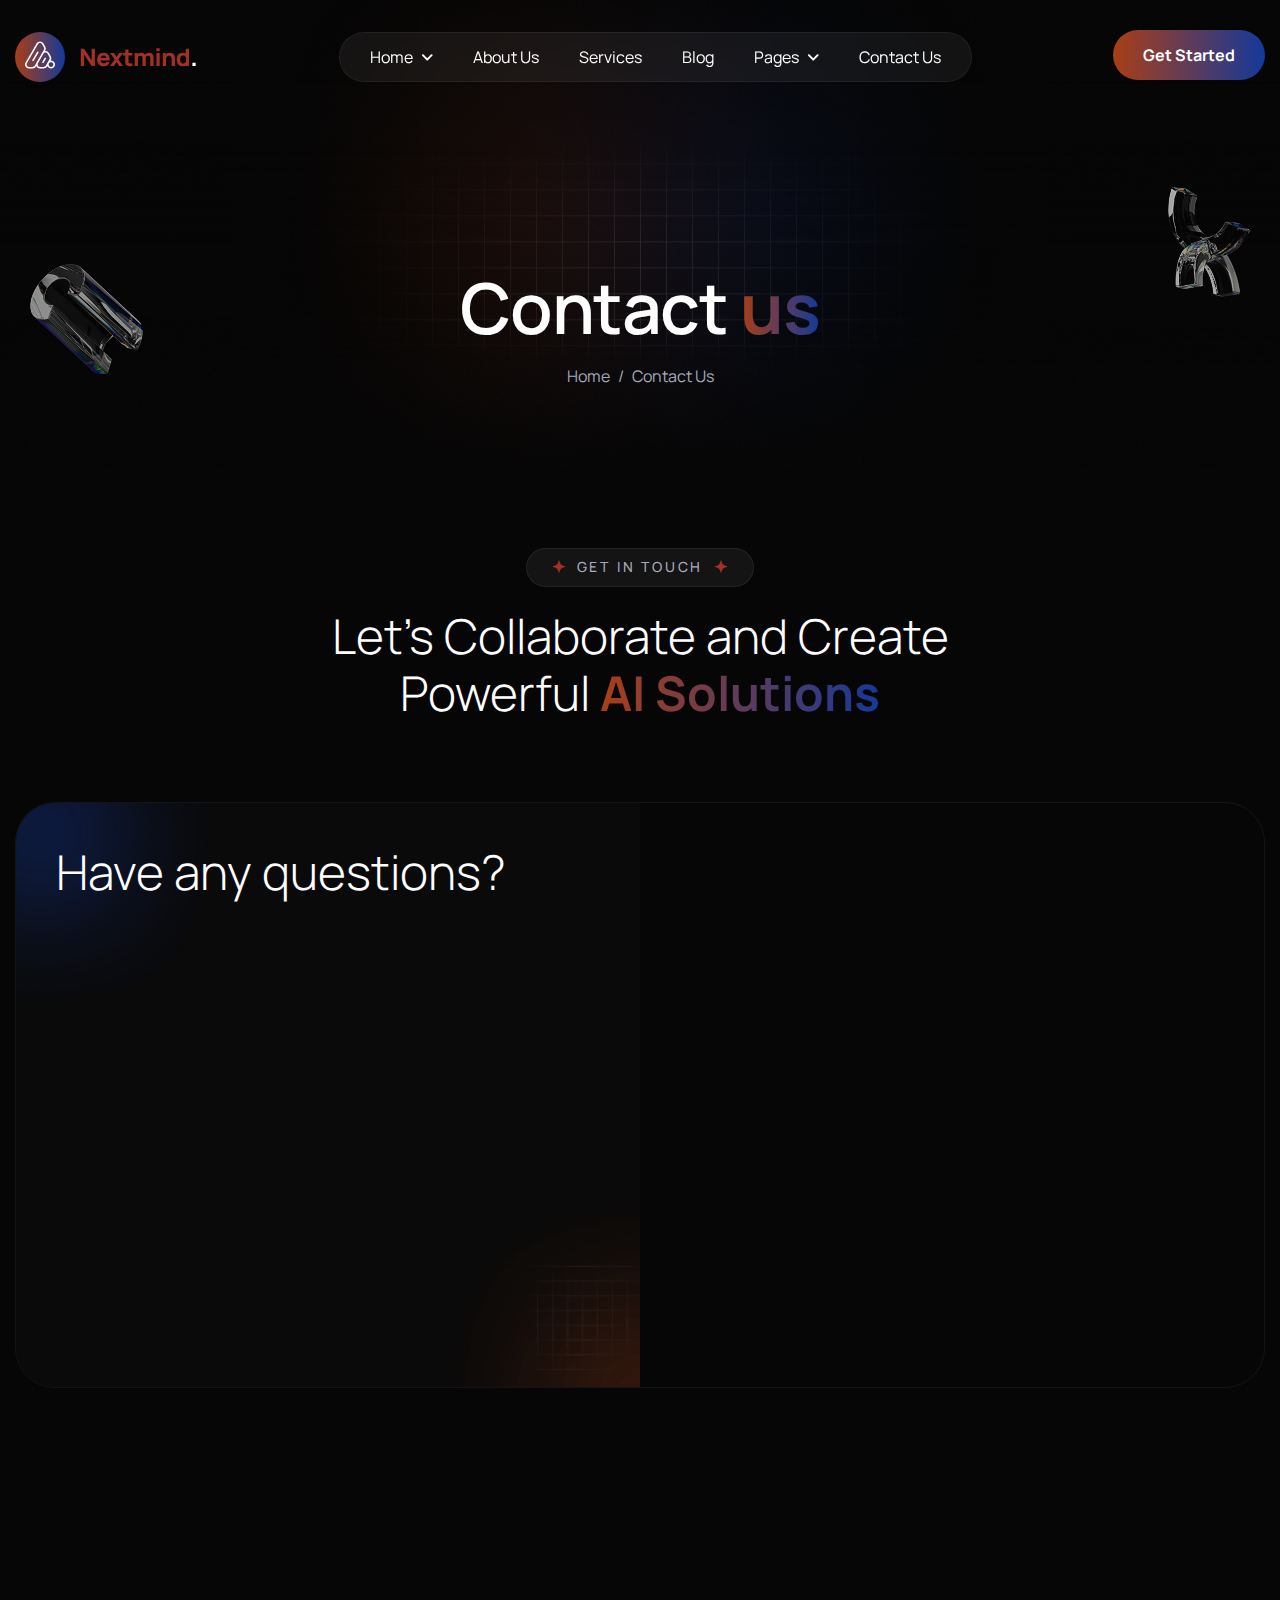
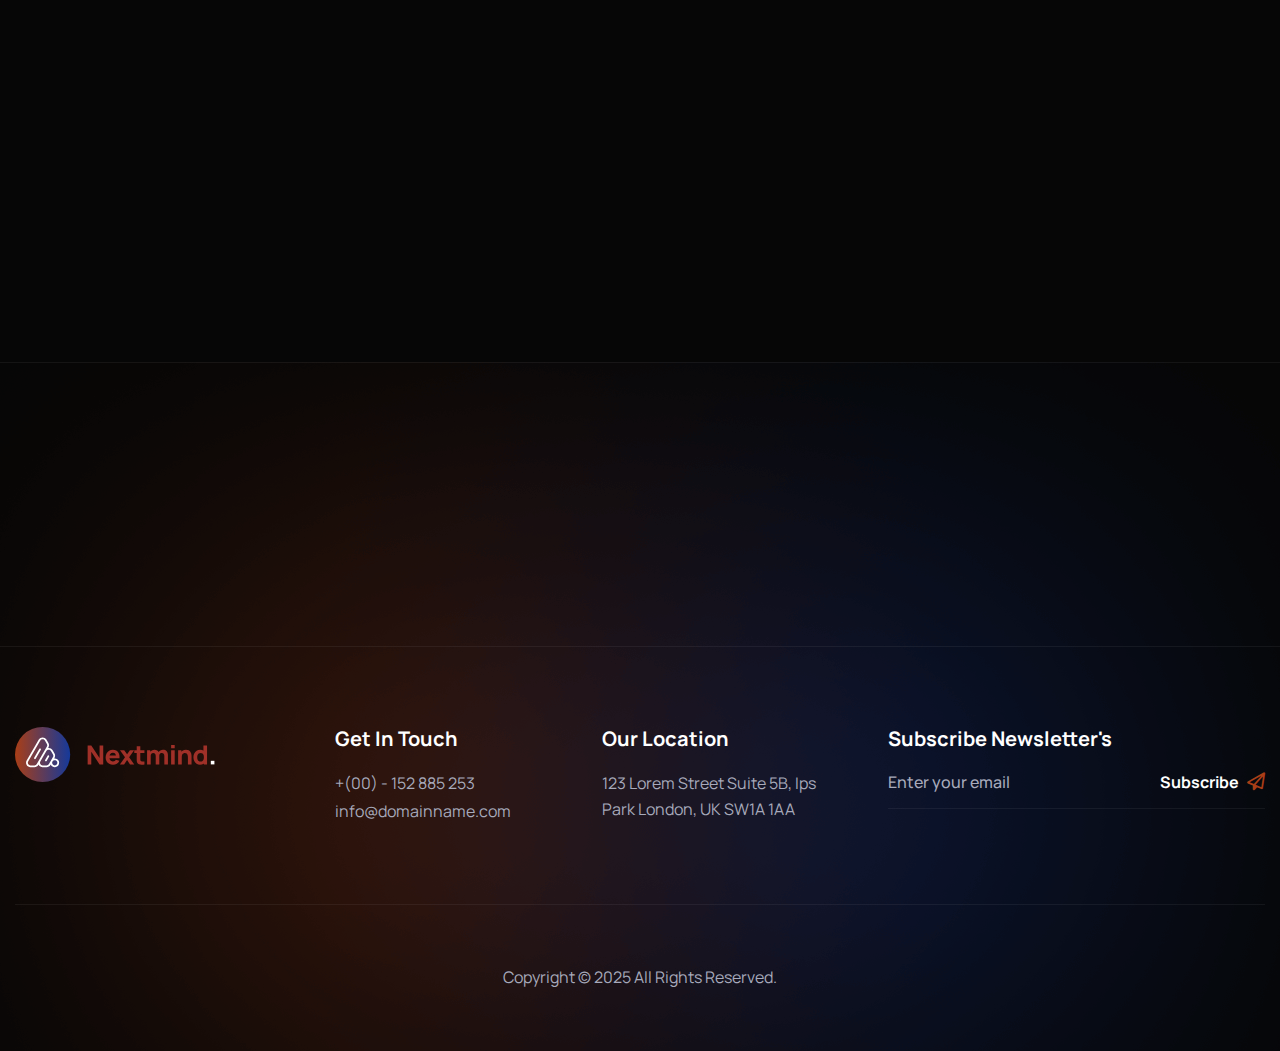
<file: contact.html>
<!DOCTYPE html>
<html lang="zxx">
<head>
	<!-- Meta -->
	<meta charset="utf-8">
	<meta http-equiv="X-UA-Compatible" content="IE=edge">
	<meta name="viewport" content="width=device-width, initial-scale=1.0, maximum-scale=1">
	<meta name="description" content="">
	<meta name="keywords" content="">
	<meta name="author" content="Awaiken">
	<!-- Page Title -->
    <title>Nextmind - AI Agency & Technology HTML Template</title>
	<!-- Favicon Icon -->
	<link rel="shortcut icon" type="image/x-icon" href="images/favicon.png">
	<!-- Google Fonts Css-->
	<link rel="preconnect" href="https://fonts.googleapis.com">
    <link rel="preconnect" href="https://fonts.gstatic.com" crossorigin>
    <link href="https://fonts.googleapis.com/css2?family=Manrope:wght@200..800&display=swap" rel="stylesheet">
	<!-- Bootstrap Css -->
	<link href="css/bootstrap.min.css" rel="stylesheet" media="screen">
	<!-- SlickNav Css -->
	<link href="css/slicknav.min.css" rel="stylesheet">
	<!-- Swiper Css -->
	<link rel="stylesheet" href="css/swiper-bundle.min.css">
	<!-- Font Awesome Icon Css-->
	<link href="css/all.min.css" rel="stylesheet" media="screen">
	<!-- Animated Css -->
	<link href="css/animate.css" rel="stylesheet">
    <!-- Magnific Popup Core Css File -->
	<link rel="stylesheet" href="css/magnific-popup.css">
	<!-- Mouse Cursor Css File -->
	<link rel="stylesheet" href="css/mousecursor.css">
	<!-- Main Custom Css -->
	<link href="css/custom.css" rel="stylesheet" media="screen">
</head>
<body>

    <!-- Preloader Start -->
	<div class="preloader">
		<div class="loading-container">
			<div class="loading"></div>
			<div id="loading-icon"><img src="images/loader.svg" alt=""></div>
		</div>
	</div>
	<!-- Preloader End -->

    <!-- Header Start -->
	<header class="main-header">
		<div class="header-sticky">
			<nav class="navbar navbar-expand-lg">
				<div class="container">
					<!-- Logo Start -->
					<a class="navbar-brand" href="./">
						<img src="images/logo.svg" alt="Logo">
					</a>
					<!-- Logo End -->

					<!-- Main Menu Start -->
					<div class="collapse navbar-collapse main-menu">
                        <div class="nav-menu-wrapper">
                            <ul class="navbar-nav mr-auto" id="menu">
                                <li class="nav-item submenu"><a class="nav-link" href="./">Home</a>
                                    <ul>
                                        <li class="nav-item"><a class="nav-link" href="index.html">Home - Main</a></li>
                                        <li class="nav-item"><a class="nav-link" href="index-image.html">Home - Image</a></li>
                                        <li class="nav-item"><a class="nav-link" href="index-video.html">Home - Video</a></li>
                                    </ul>
                                </li>                                
                                <li class="nav-item"><a class="nav-link" href="about.html">About Us</a>
                                <li class="nav-item"><a class="nav-link" href="services.html">Services</a></li>
                                <li class="nav-item"><a class="nav-link" href="blog.html">Blog</a></li>
                                <li class="nav-item submenu"><a class="nav-link" href="#">Pages</a>
                                    <ul>                                        
                                        <li class="nav-item"><a class="nav-link" href="service-single.html">Service Details</a></li>
                                        <li class="nav-item"><a class="nav-link" href="blog-single.html">Blog Details</a></li>
                                        <li class="nav-item"><a class="nav-link" href="projects.html">Projects</a></li>
                                        <li class="nav-item"><a class="nav-link" href="project-single.html">Projects details</a></li>
                                        <li class="nav-item"><a class="nav-link" href="team.html">Our Team</a></li>
                                        <li class="nav-item"><a class="nav-link" href="team-single.html">Team Details</a></li>
                                        <li class="nav-item"><a class="nav-link" href="testimonials.html">Testimonials</a></li>
                                        <li class="nav-item"><a class="nav-link" href="image-gallery.html">Image Gallery</a></li>
                                        <li class="nav-item"><a class="nav-link" href="video-gallery.html">Video Gallery</a></li>
                                        <li class="nav-item"><a class="nav-link" href="faqs.html">FAQs</a></li>
                                        <li class="nav-item"><a class="nav-link" href="404.html">404</a></li>
                                    </ul>
                                </li>
                                <li class="nav-item"><a class="nav-link" href="contact.html">Contact Us</a></li>                   
                            </ul>
                        </div>
                        
                        <!-- Header Btn Start -->
                        <div class="header-btn">
                            <a href="contact.html" class="btn-default">Get Started</a>
                        </div>
                        <!-- Header Btn End -->
					</div>
					<!-- Main Menu End -->
					<div class="navbar-toggle"></div>
				</div>
			</nav>
			<div class="responsive-menu"></div>
		</div>
	</header>
	<!-- Header End -->

    <!-- Page Header Start -->
	<div class="page-header">
		<div class="container">
			<div class="row align-items-center">
				<div class="col-lg-12">
					<!-- Page Header Box Start -->
					<div class="page-header-box">
						<h1 class="wow fadeInUp" data-cursor="-opaque">Contact <span>us</span></h1>
						<nav class="wow fadeInUp" data-wow-delay="0.2s">
                            <ol class="breadcrumb">
								<li class="breadcrumb-item"><a href="./">home</a></li>
								<li class="breadcrumb-item active" aria-current="page">contact us</li>
							</ol>
						</nav>
					</div>
					<!-- Page Header Box End -->
				</div>
			</div>
		</div>
	</div>
	<!-- Page Header End -->

   <!-- Page Contact Us Start -->
   <div class="page-contact-us">
        <div class="container">
            <div class="row section-row">
                <div class="col-lg-12">
                    <!-- Section Title Start -->
                    <div class="section-title section-title-center">
                        <h3 class="wow fadeInUp">get in touch</h3>
                        <h2 class="wow fadeInUp" data-wow-delay="0.2s" data-cursor="-opaque">Let's Collaborate and Create Powerful <span>AI Solutions</span></h2>
                    </div>
                    <!-- Section Title End -->
                </div>         
            </div>

            <div class="row">
                <div class="col-lg-12">
                    <!-- Contact Us Form Start -->
                    <div class="conatct-us-form">
                        <!-- Contact Form Start -->
                        <div class="contact-form">
                            <!-- Section Title Start -->
                            <div class="section-title">
                                <h2 class="wow fadeInUp" data-cursor="-opaque">Have any questions?</h2>
                            </div>
                            <!-- Section Title End -->
                            
                            <!-- Contact Form Start -->
                            <form id="contactForm" action="#" method="POST" data-toggle="validator" class="wow fadeInUp" data-wow-delay="0.2s">
                                <div class="row">
                                    <div class="form-group col-md-6 mb-4">
                                        <input type="text" name="fname" class="form-control" id="fname" placeholder="First Name" required>
                                        <div class="help-block with-errors"></div>
                                    </div>
            
                                    <div class="form-group col-md-6 mb-4">
                                        <input type="text" name="lname" class="form-control" id="lname" placeholder="Last Name" required>
                                        <div class="help-block with-errors"></div>
                                    </div>
                                    
                                    <div class="form-group col-md-6 mb-4">
                                        <input type="text" name="phone" class="form-control" id="phone" placeholder="Phone No." required>
                                        <div class="help-block with-errors"></div>
                                    </div>
            
                                    <div class="form-group col-md-6 mb-4">
                                        <input type="email" name ="email" class="form-control" id="email" placeholder="Email Address" required>
                                        <div class="help-block with-errors"></div>
                                    </div>
            
                                    <div class="form-group col-md-12 mb-5">
                                        <textarea name="message" class="form-control" id="message" rows="4" placeholder="Write Message..."></textarea>
                                        <div class="help-block with-errors"></div>
                                    </div>
            
                                    <div class="col-lg-12">
                                        <div class="contact-form-btn">
                                            <button type="submit" class="btn-default"><span>submit now</span></button>
                                            <div id="msgSubmit" class="h3 hidden"></div>
                                        </div>
                                    </div>
                                </div>
                            </form>
                            <!-- Contact Form End -->
                        </div>
                        <!-- Contact Form End -->
                
                        <!-- Google Map Iframe Start -->
                        <div class="google-map-iframe">
                            <iframe src="https://www.google.com/maps/embed?pb=!1m18!1m12!1m3!1d96737.10562045308!2d-74.08535042841811!3d40.739265258395164!2m3!1f0!2f0!3f0!3m2!1i1024!2i768!4f13.1!3m3!1m2!1s0x89c24fa5d33f083b%3A0xc80b8f06e177fe62!2sNew%20York%2C%20NY%2C%20USA!5e0!3m2!1sen!2sin!4v1703158537552!5m2!1sen!2sin" allowfullscreen="" loading="lazy" referrerpolicy="no-referrer-when-downgrade"></iframe>
                        </div>
                        <!-- Google Map Iframe End -->
                    </div>
                    <!-- Contact Us Form End -->
                </div>

                <div class="col-lg-12">
                    <!-- Contact Info List Start -->
                    <div class="contact-info-list">
                        <!-- Contact Info Item Start -->
                        <div class="contact-info-item wow fadeInUp">
                            <div class="icon-box">
                                <img src="images/icon-phone.svg" alt="">
                            </div>
                            <div class="contact-info-content">
                                <h3>contact us</h3>
                                <p><a href="tel:+123254963">(+00) 123-254-963</a></p>
                                <p><a href="tel:+761852339">(+12) 761 852 339</a></p>
                            </div>
                        </div>
                        <!-- Contact Info Item End -->

                        <!-- Contact Info Item Start -->
                        <div class="contact-info-item wow fadeInUp" data-wow-delay="0.2s">
                            <div class="icon-box">
                                <img src="images/icon-mail.svg" alt="">
                            </div>
                            <div class="contact-info-content">
                                <h3>email us</h3>
                                <p><a href="mailto:info@domain.com">info@domainname.com</a></p>
                                <p><a href="mailto:support@domain.com">support@domain.com</a></p>
                            </div>
                        </div>
                        <!-- Contact Info Item End -->

                        <!-- Contact Info Item Start -->
                        <div class="contact-info-item wow fadeInUp" data-wow-delay="0.4s">
                            <div class="icon-box">
                                <img src="images/icon-clock.svg" alt="">
                            </div>
                            <div class="contact-info-content">
                                <h3>Working hours</h3>
                                <p>Mon - Fri : 08AM -  10PM</p>
                                <p>sat - sun : close</p>
                            </div>
                        </div>
                        <!-- Contact Info Item End -->

                        <!-- Contact Info Item Start -->
                        <div class="contact-info-item wow fadeInUp" data-wow-delay="0.6s">
                            <div class="icon-box">
                                <img src="images/icon-location.svg" alt="">
                            </div>
                            <div class="contact-info-content">
                                <h3>location</h3>
                                <p>2715 Ash San Jose, USA</p>
                                <p>2715 Ash San Jose, USA</p>
                            </div>
                        </div>
                        <!-- Contact Info Item End -->
                    </div>
                    <!-- Contact Info List Start -->
                </div>
            </div>
        </div>
    </div>
    <!-- Page Contact Us End -->

    <!-- Footer Start -->
    <footer class="main-footer">
        <div class="container">
            <div class="row section-row align-items-center">
                <div class="col-lg-7">
                    <!-- Section Title Start -->
                    <div class="section-title">
                        <h2 class="wow fadeInUp" data-cursor="-opaque">Let's start work <span>together!</span></h2>
                        <p class="wow fadeInUp" data-wow-delay="0.2s">Partner with us to create intelligent, impactful, and future-ready AI solutions together.</p>
                    </div>
                    <!-- Section Title End -->
                </div>

                <div class="col-lg-5">
                    <!-- Section Button Start -->
                    <div class="section-btn wow fadeInUp" data-wow-delay="0.4s">
                        <a href="contact.html" class="btn-default">Let's Work Together</a>
                    </div>
                    <!-- Section Button End -->
                </div>
            </div>

            <div class="row">
                <div class="col-lg-3 col-md-4">
                    <!-- About Footer Start -->
                    <div class="about-footer">
                        <!-- Footer Logo Start -->
                        <div class="footer-logo">
                            <img src="images/footer-logo.svg" alt="">
                        </div>
                        <!-- Footer Logo End -->
                    </div>
                    <!-- About Footer End -->
                </div>

                <div class="col-lg-5 col-md-8">
                    <div class="footer-contact-box">
                        <!-- Footer Links Start -->
                        <div class="footer-links">
                            <h3>Get In Touch</h3>
                            <p><a href="tel:152885253">+(00) - 152 885 253</a></p>
                            <p><a href="mailto:info@domainname.com">info@domainname.com</a></p>
                        </div>
                        <!-- Footer Links End -->

                        <!-- Footer Links Start -->
                        <div class="footer-links">
                            <h3>Our Location</h3>
                            <p>123 Lorem Street Suite 5B, Ips Park London, UK SW1A 1AA</p>
                        </div>
                        <!-- Footer Links End -->
                    </div>                    
                </div>

                <div class="col-lg-4">
                    <!-- Footer Links Start -->
                    <div class="footer-links footer-privacy-policy">
                        <h3>Subscribe Newsletter's</h3>
                        <!-- Footer Newsletter Form Start -->
                        <div class="footer-newsletter-form">
                            <form id="newslettersForm" action="#" method="POST">
                                <div class="form-group">
                                    <input type="email" name="mail" class="form-control"  id="mail" placeholder="Enter your email" required>
                                    <button type="submit" class="newsletter-btn">subscribe<i class="fa-regular fa-paper-plane"></i></button>
                                </div>
                            </form>
                        </div>
                        <!-- Footer Newsletter Form End -->
                    </div>
                    <!-- Footer Links End -->                        
                </div>

                <div class="col-lg-12">
                    <!-- Footer Copyright Text Start -->
                    <div class="footer-copyright-text">
                        <p>Copyright © 2025 All Rights Reserved.</p>
                    </div>
                    <!-- Footer Copyright Text End -->     
                </div>
            </div>
        </div>
    </footer>
    <!-- Footer End -->

    <!-- Jquery Library File -->
    <script src="js/jquery-3.7.1.min.js"></script>
    <!-- Bootstrap js file -->
    <script src="js/bootstrap.min.js"></script>
    <!-- Validator js file -->
    <script src="js/validator.min.js"></script>
    <!-- SlickNav js file -->
    <script src="js/jquery.slicknav.js"></script>
    <!-- Swiper js file -->
    <script src="js/swiper-bundle.min.js"></script>
    <!-- Counter js file -->
    <script src="js/jquery.waypoints.min.js"></script>
    <script src="js/jquery.counterup.min.js"></script>
    <!-- Magnific js file -->
    <script src="js/jquery.magnific-popup.min.js"></script>
    <!-- Parallax js -->
    <script src="js/parallaxie.js"></script>
    <!-- MagicCursor js file -->
    <script src="js/gsap.min.js"></script>
    <script src="js/magiccursor.js"></script>
    <!-- Text Effect js file -->
    <script src="js/SplitText.js"></script>
    <script src="js/ScrollTrigger.min.js"></script>
	<!-- SmoothScroll -->
	<script src="js/SmoothScroll.js"></script>
    <!-- YTPlayer js File -->
    <script src="js/jquery.mb.YTPlayer.min.js"></script>
    <!-- Wow js file -->
    <script src="js/wow.min.js"></script>
    <!-- Main Custom js file -->
    <script src="js/function.js"></script>
</body>
</html>
</file>
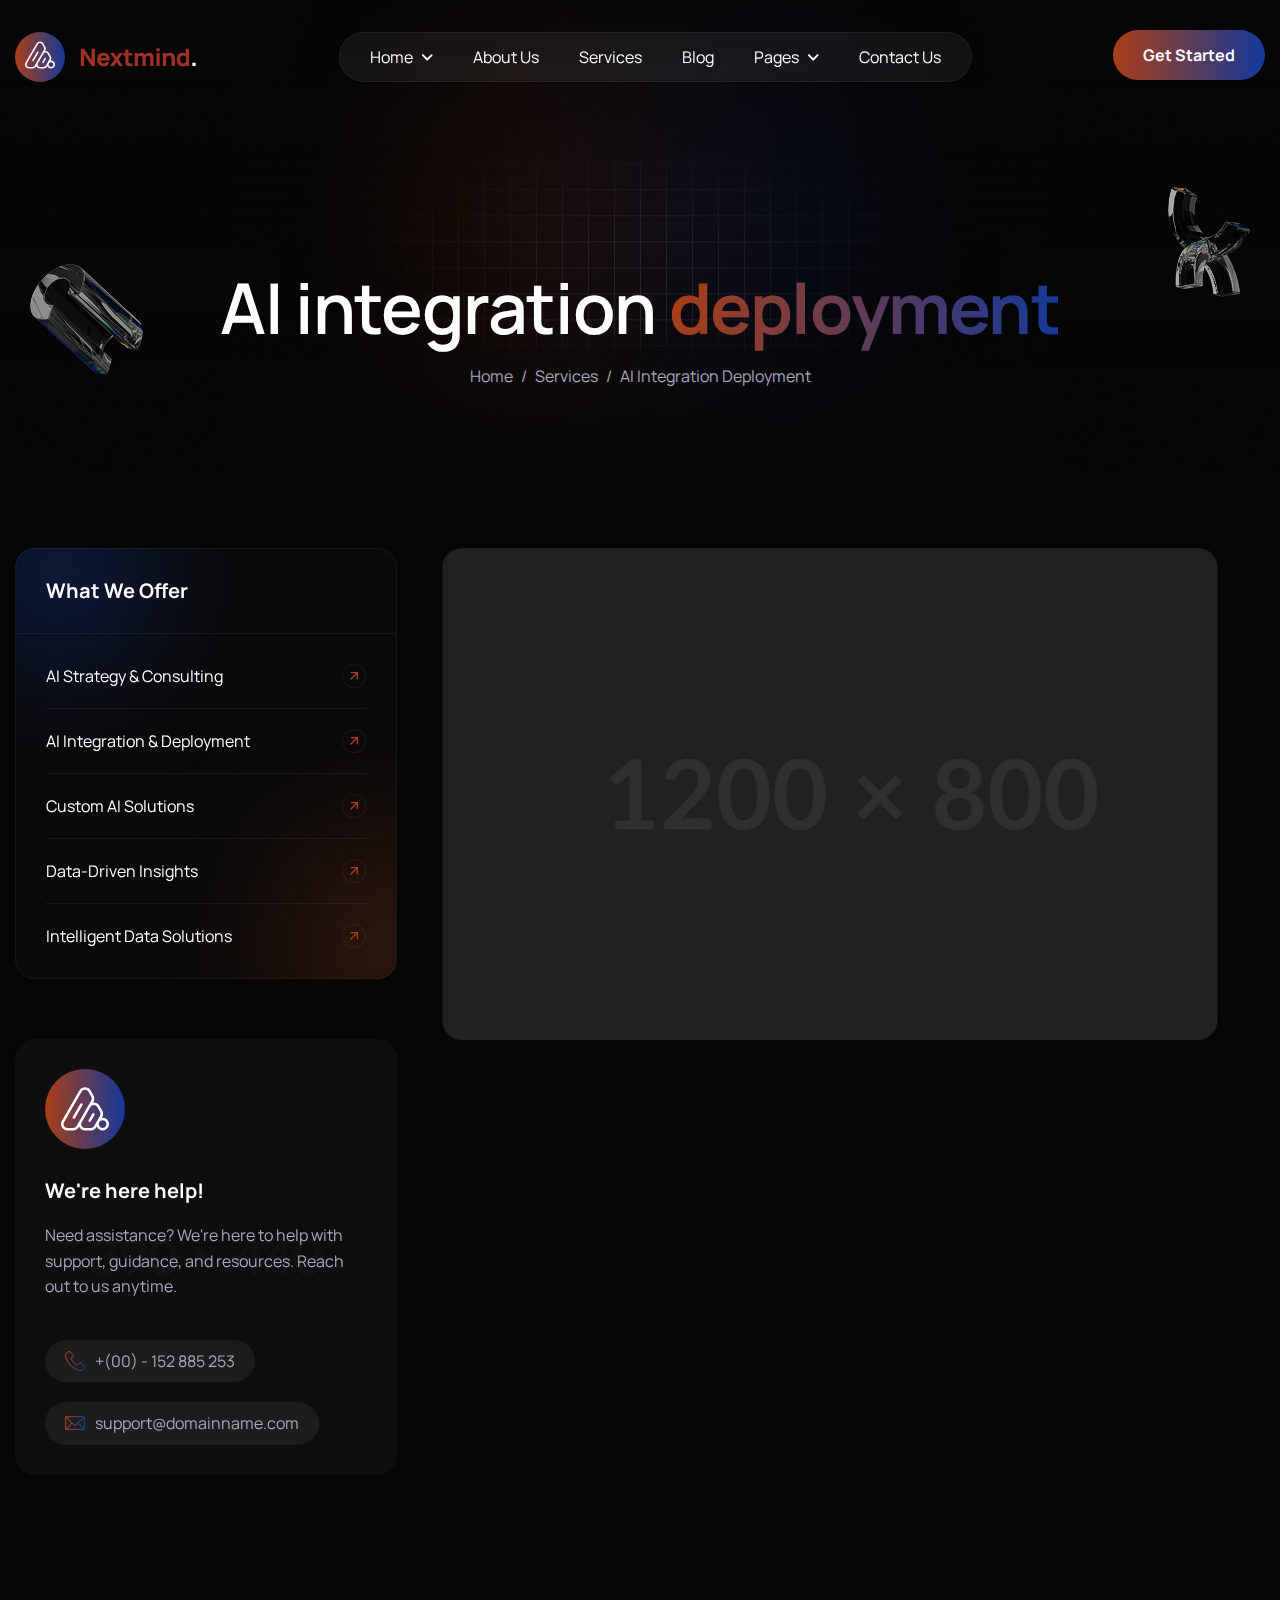
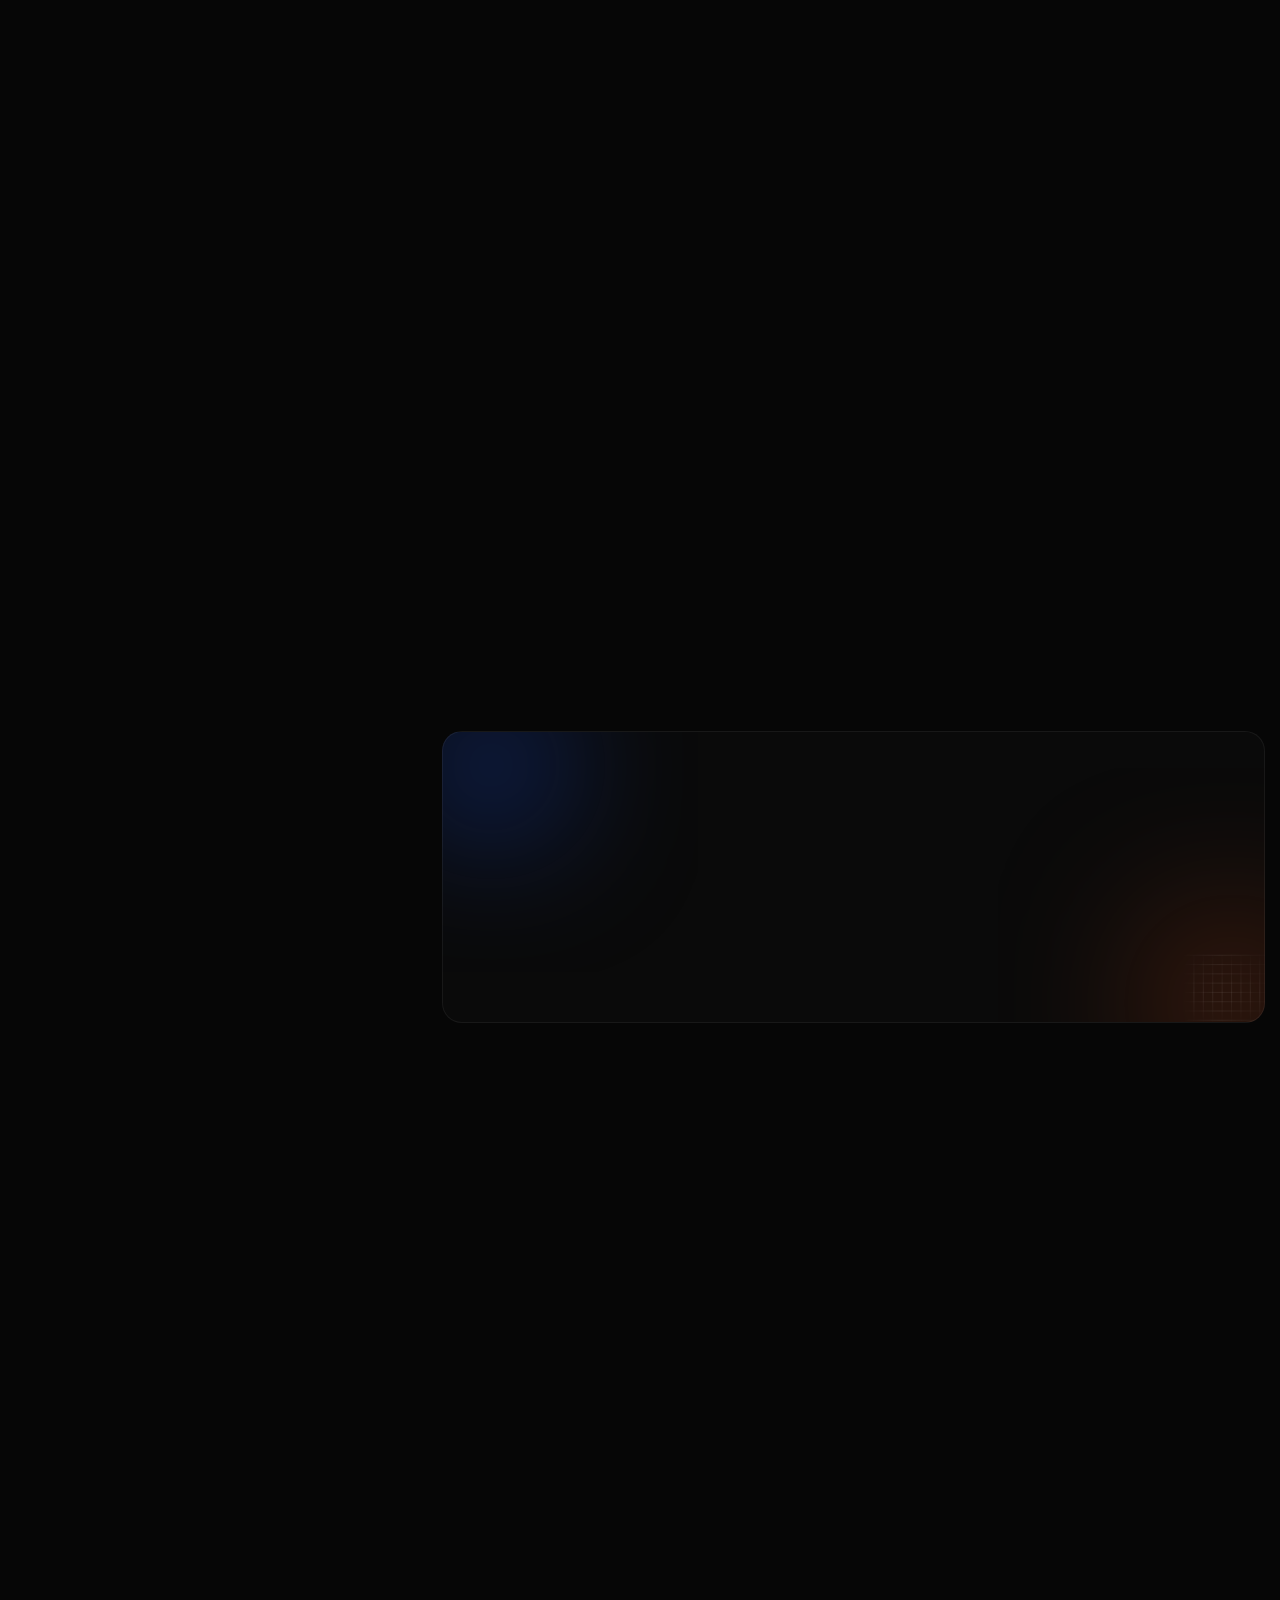
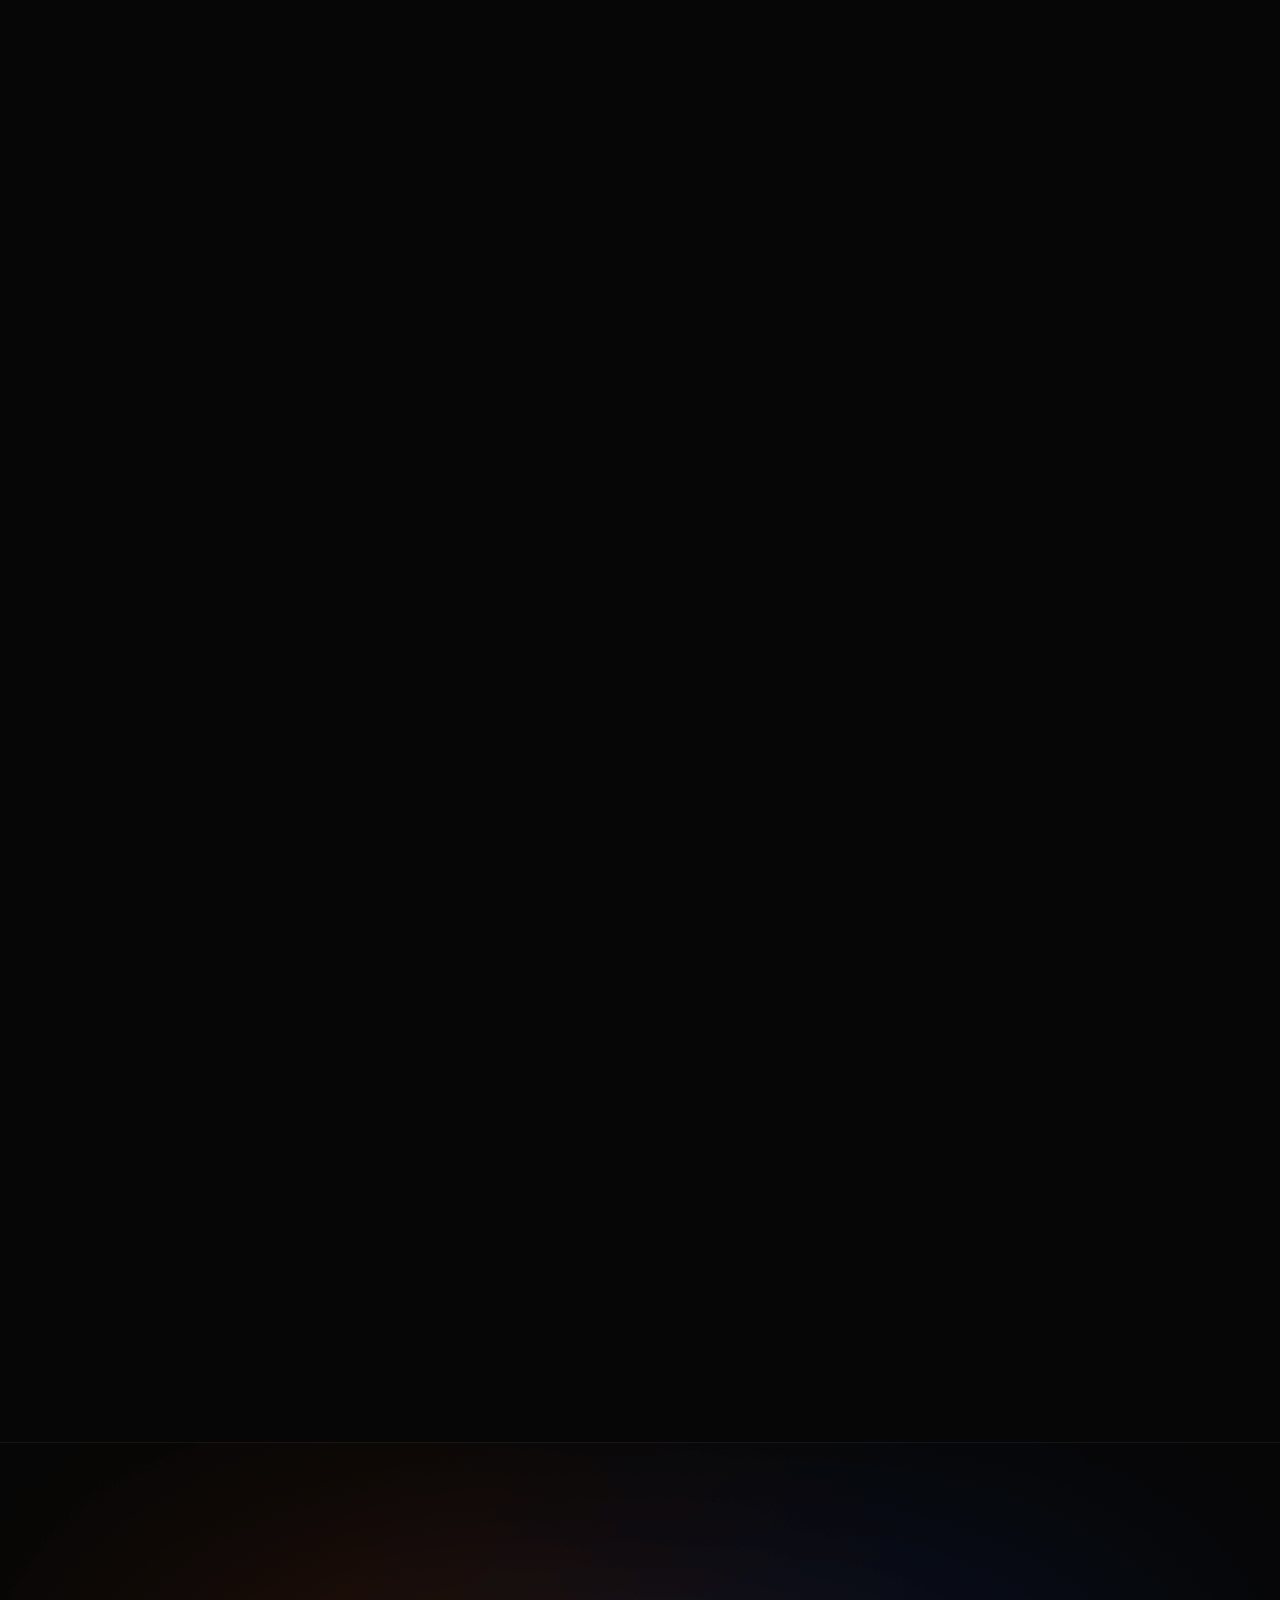
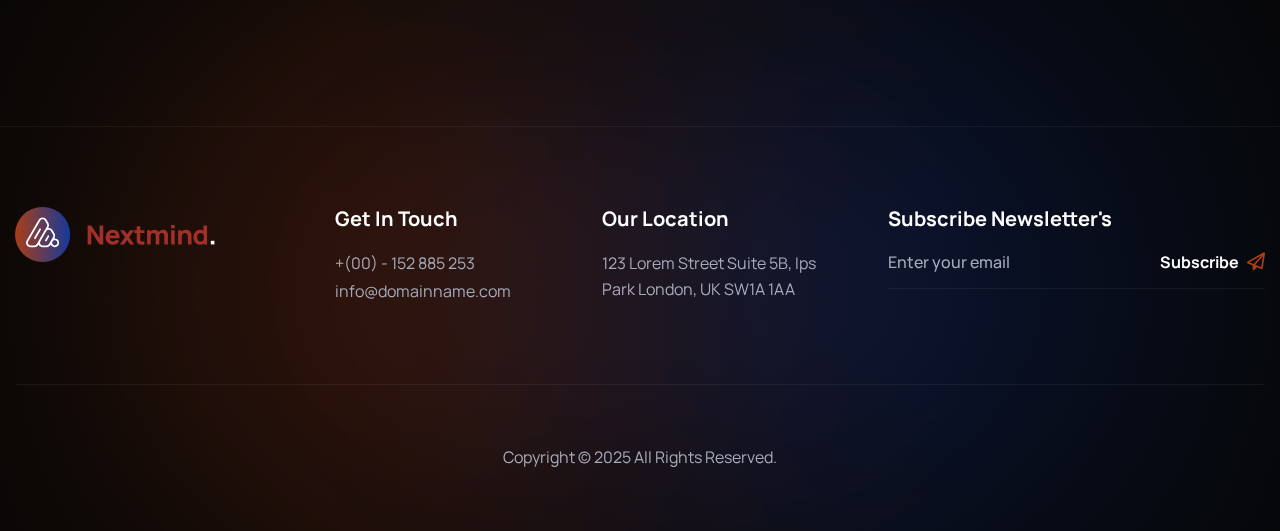
<file: service-single.html>
<!DOCTYPE html>
<html lang="zxx">
<head>
	<!-- Meta -->
	<meta charset="utf-8">
	<meta http-equiv="X-UA-Compatible" content="IE=edge">
	<meta name="viewport" content="width=device-width, initial-scale=1.0, maximum-scale=1">
	<meta name="description" content="">
	<meta name="keywords" content="">
	<meta name="author" content="Awaiken">
	<!-- Page Title -->
    <title>Nextmind - AI Agency & Technology HTML Template</title>
	<!-- Favicon Icon -->
	<link rel="shortcut icon" type="image/x-icon" href="images/favicon.png">
	<!-- Google Fonts Css-->
	<link rel="preconnect" href="https://fonts.googleapis.com">
    <link rel="preconnect" href="https://fonts.gstatic.com" crossorigin>
    <link href="https://fonts.googleapis.com/css2?family=Manrope:wght@200..800&display=swap" rel="stylesheet">
	<!-- Bootstrap Css -->
	<link href="css/bootstrap.min.css" rel="stylesheet" media="screen">
	<!-- SlickNav Css -->
	<link href="css/slicknav.min.css" rel="stylesheet">
	<!-- Swiper Css -->
	<link rel="stylesheet" href="css/swiper-bundle.min.css">
	<!-- Font Awesome Icon Css-->
	<link href="css/all.min.css" rel="stylesheet" media="screen">
	<!-- Animated Css -->
	<link href="css/animate.css" rel="stylesheet">
    <!-- Magnific Popup Core Css File -->
	<link rel="stylesheet" href="css/magnific-popup.css">
	<!-- Mouse Cursor Css File -->
	<link rel="stylesheet" href="css/mousecursor.css">
	<!-- Main Custom Css -->
	<link href="css/custom.css" rel="stylesheet" media="screen">
</head>
<body>

    <!-- Preloader Start -->
	<div class="preloader">
		<div class="loading-container">
			<div class="loading"></div>
			<div id="loading-icon"><img src="images/loader.svg" alt=""></div>
		</div>
	</div>
	<!-- Preloader End -->

    <!-- Header Start -->
	<header class="main-header">
		<div class="header-sticky">
			<nav class="navbar navbar-expand-lg">
				<div class="container">
					<!-- Logo Start -->
					<a class="navbar-brand" href="./">
						<img src="images/logo.svg" alt="Logo">
					</a>
					<!-- Logo End -->

					<!-- Main Menu Start -->
					<div class="collapse navbar-collapse main-menu">
                        <div class="nav-menu-wrapper">
                            <ul class="navbar-nav mr-auto" id="menu">
                                <li class="nav-item submenu"><a class="nav-link" href="./">Home</a>
                                    <ul>
                                        <li class="nav-item"><a class="nav-link" href="index.html">Home - Main</a></li>
                                        <li class="nav-item"><a class="nav-link" href="index-image.html">Home - Image</a></li>
                                        <li class="nav-item"><a class="nav-link" href="index-video.html">Home - Video</a></li>
                                    </ul>
                                </li>                                
                                <li class="nav-item"><a class="nav-link" href="about.html">About Us</a>
                                <li class="nav-item"><a class="nav-link" href="services.html">Services</a></li>
                                <li class="nav-item"><a class="nav-link" href="blog.html">Blog</a></li>
                                <li class="nav-item submenu"><a class="nav-link" href="#">Pages</a>
                                    <ul>                                        
                                        <li class="nav-item"><a class="nav-link" href="service-single.html">Service Details</a></li>
                                        <li class="nav-item"><a class="nav-link" href="blog-single.html">Blog Details</a></li>
                                        <li class="nav-item"><a class="nav-link" href="projects.html">Projects</a></li>
                                        <li class="nav-item"><a class="nav-link" href="project-single.html">Projects details</a></li>
                                        <li class="nav-item"><a class="nav-link" href="team.html">Our Team</a></li>
                                        <li class="nav-item"><a class="nav-link" href="team-single.html">Team Details</a></li>
                                        <li class="nav-item"><a class="nav-link" href="testimonials.html">Testimonials</a></li>
                                        <li class="nav-item"><a class="nav-link" href="image-gallery.html">Image Gallery</a></li>
                                        <li class="nav-item"><a class="nav-link" href="video-gallery.html">Video Gallery</a></li>
                                        <li class="nav-item"><a class="nav-link" href="faqs.html">FAQs</a></li>
                                        <li class="nav-item"><a class="nav-link" href="404.html">404</a></li>
                                    </ul>
                                </li>
                                <li class="nav-item"><a class="nav-link" href="contact.html">Contact Us</a></li>                   
                            </ul>
                        </div>
                        
                        <!-- Header Btn Start -->
                        <div class="header-btn">
                            <a href="contact.html" class="btn-default">Get Started</a>
                        </div>
                        <!-- Header Btn End -->
					</div>
					<!-- Main Menu End -->
					<div class="navbar-toggle"></div>
				</div>
			</nav>
			<div class="responsive-menu"></div>
		</div>
	</header>
	<!-- Header End -->

    <!-- Page Header Start -->
	<div class="page-header">
		<div class="container">
			<div class="row align-items-center">
				<div class="col-lg-12">
					<!-- Page Header Box Start -->
					<div class="page-header-box">
						<h1 class="wow fadeInUp" data-cursor="-opaque">AI integration <span>deployment</span></h1>
						<nav class="wow fadeInUp" data-wow-delay="0.2s">
                            <ol class="breadcrumb">
								<li class="breadcrumb-item"><a href="./">home</a></li>
								<li class="breadcrumb-item"><a href="services.html">services</a></li>
								<li class="breadcrumb-item active" aria-current="page">AI integration deployment</li>
							</ol>
						</nav>
					</div>
					<!-- Page Header Box End -->
				</div>
			</div>
		</div>
	</div>
	<!-- Page Header End -->

    <!-- Page Service Single Start -->
    <div class="page-service-single">
        <div class="container">
            <div class="row">
                <div class="col-lg-4">
                    <!-- Page Single Sidebar Start -->
                    <div class="page-single-sidebar">
                        <!-- Page Category List Start -->
                        <div class="page-catagery-list wow fadeInUp">
                            <h3>What We Offer</h3>
                            <ul>
                                <li><a href="#">AI Strategy & Consulting</a></li>
                                <li><a href="#">AI Integration & Deployment</a></li>
                                <li><a href="#">Custom AI Solutions</a></li>
                                <li><a href="#">Data-Driven Insights</a></li>
                                <li><a href="#">Intelligent Data Solutions</a></li>
                            </ul>
                        </div>
                        <!-- Page Category List End -->

                        <!-- Sidebar CTA Box Start -->
                        <div class="sidebar-cta-box">
                            <!-- Sidebar CTA Logo Start -->
                            <div class="sidebar-cta-logo">
                                <img src="images/sidebar-cta-logo.svg" alt="">
                            </div>
                            <!-- Sidebar CTA Logo End -->
                            
                            <!-- Sidebar CTA Content Start -->
                            <div class="sidebar-cta-content">
                                <h3>We're here help!</h3>
                                <p>Need assistance? We're here to help with support, guidance, and resources. Reach out to us anytime.</p>
                            </div>
                            <!-- Sidebar CTA Content End -->

                            <!-- Sidebar CTA Contact Start -->
                            <div class="sidebar-cta-contact">
                                <ul>
                                    <li><a href="tel:152885253"><img src="images/icon-phone-gradiant.svg" alt="">+(00) - 152 885 253</a></li>
                                    <li><a href="mailto:support@domainname.com"><img src="images/icon-mail-gradiant.svg" alt="">support@domainname.com</a></li>
                                </ul>
                            </div>
                            <!-- Sidebar CTA Contact End -->
                        </div>
                        <!-- Sidebar CTA Box End -->
                    </div>
                </div>

                <div class="col-lg-8">
                    <!-- Service Single Content Start -->
                    <div class="service-single-content">
                        <!-- Page Single Image Start -->
                        <div class="page-single-image">
                            <figure class="image-anime reveal">
                                <img src="images/service-single-img.jpg" alt="">
                            </figure>
                        </div>
                        <!-- Page Single Image End -->
                        
                        <!-- Service Entry Start -->
                        <div class="service-entry">
                            <p class="wow fadeInUp">Integrating AI technologies seamlessly into your business infrastructure is key to unlocking new levels of efficiency, innovation, and growth. Our AI integration services ensure that advanced machine learning models, natural language processing, and intelligent automation tools are tailored to your specific needs. We work closely with your team to align AI solutions with your workflows, maximizing their impact across operations, customer service, and decision-making processes.</p>
                            <p class="wow fadeInUp" data-wow-delay="0.2s">Once integration is complete, we focus on deploying AI models at scale with precision and security. Our deployment strategies are designed for flexibility, whether on cloud, on-premises, or hybrid environments. We provide continuous monitoring, performance optimization, and maintenance to ensure that your AI systems adapt and evolve along with your business goals, delivering long-term value and a sustainable competitive edge.</p>

                            <!-- Service Solution Box Start -->
                            <div class="service-solution-box">
                                <h2 class="wow fadeInUp">AI Integration & <span>solution</span></h2>                                
                                <!-- Service Solution Steps Start -->
                                <div class="service-solution-steps">
                                    <!-- How Work Item Start -->
                                    <div class="how-work-item wow fadeInUp" data-wow-delay="0.2s">
                                        <div class="how-work-header">
                                            <div class="icon-box">
                                                <img src="images/icon-how-work-step-1.svg" alt="">
                                            </div>
                                            <div class="how-work-step-no">
                                                <p>step 01</p>
                                            </div>
                                        </div>
                                        <div class="how-work-item-content">
                                            <h3>Discovery & Strategy</h3>
                                            <p>We dive deep into your goals and challenges to uncover high-impact AI opportunities and craft a clear.</p>
                                        </div>
                                    </div>
                                    <!-- How Work Item End -->
                                    
                                    <!-- How Work Item Start -->
                                    <div class="how-work-item wow fadeInUp" data-wow-delay="0.4s">
                                        <div class="how-work-header">
                                            <div class="icon-box">
                                                <img src="images/icon-how-work-step-2.svg" alt="">
                                            </div>
                                            <div class="how-work-step-no">
                                                <p>step 02</p>
                                            </div>
                                        </div>
                                        <div class="how-work-item-content">
                                            <h3>Data & Infrastructure Assessment</h3>
                                            <p>We dive deep into your goals and challenges to uncover high-impact AI opportunities and craft a clear.</p>
                                        </div>
                                    </div>
                                    <!-- How Work Item End -->
                                    
                                    <!-- How Work Item Start -->
                                    <div class="how-work-item wow fadeInUp" data-wow-delay="0.6s">
                                        <div class="how-work-header">
                                            <div class="icon-box">
                                                <img src="images/icon-how-work-step-3.svg" alt="">
                                            </div>
                                            <div class="how-work-step-no">
                                                <p>step 03</p>
                                            </div>
                                        </div>
                                        <div class="how-work-item-content">
                                            <h3>Custom AI Development</h3>
                                            <p>We dive deep into your goals and challenges to uncover high-impact AI opportunities and craft a clear.</p>
                                        </div>
                                    </div>
                                    <!-- How Work Item End -->
                                </div>
                                <!-- Service Solution Steps End -->
                            </div>
                            <!-- Service Solution Box End -->

                            <!-- Service Impact Box Start -->
                            <div class="service-impact-box">
                                <h2 class="wow fadeInUp">Seamless implementation for maximum <span>Impact</span></h2>                                
                                <!-- Service Impact List Start -->
                                <div class="service-impact-list">
                                    <!-- Service Impact Item Start -->
                                    <div class="service-impact-item wow fadeInUp" data-wow-delay="0.2s">
                                        <div class="icon-box">
                                            <img src="images/icon-approach-1.svg" alt="">
                                        </div>
                                        <div class="service-impact-item-content">
                                            <h3>AI Strategy</h3>
                                            <p>Our mission is to the power of AI to solve real.</p>
                                        </div>
                                    </div>
                                    <!-- Service Impact Item End -->
                                    
                                    <!-- Service Impact Item Start -->
                                    <div class="service-impact-item wow fadeInUp" data-wow-delay="0.4s">
                                        <div class="icon-box">
                                            <img src="images/icon-approach-2.svg" alt="">
                                        </div>
                                        <div class="service-impact-item-content">
                                            <h3>Smart AI</h3>
                                            <p>Our mission is to the power of AI to solve real.</p>
                                        </div>
                                    </div>
                                    <!-- Service Impact Item End -->
                                    
                                    <!-- Service Impact Item Start -->
                                    <div class="service-impact-item wow fadeInUp" data-wow-delay="0.6s">
                                        <div class="icon-box">
                                            <img src="images/icon-approach-3.svg" alt="">
                                        </div>
                                        <div class="service-impact-item-content">
                                            <h3>AI Solutions</h3>
                                            <p>Our mission is to the power of AI to solve real.</p>
                                        </div>
                                    </div>
                                    <!-- Service Impact Item End -->
                                </div>
                                <!-- Service Impact List End -->
                            </div>
                            <!-- Service Impact Box End -->

                            <!-- Service Innovation Box Start -->
                            <div class="service-innovation-box">
                                <h2 class="wow fadeInUp">Powering innovation through <span>AI</span></h2>
                                <p class="wow fadeInUp" data-wow-delay="0.2s">We harness the capabilities of artificial intelligence to drive innovation, streamline processes, and create smarter business solutions. Our approach focuses on blending cutting-edge AI technologies with your unique goals, ensuring every solution delivers real value, adaptability, and future readiness.</p>
                                
                                <!-- Service Innovation List Start -->
                                <div class="service-innovation-list wow fadeInUp" data-wow-delay="0.4s">
                                    <ul>
                                        <li>capability of artificial cutt</li>
                                        <li>AI technologies with your</li>
                                        <li>Our approach focuses edg</li>
                                        <li>AI technologies with your</li>
                                        <li>Our approach focuses edg</li>
                                        <li>capability of artificial cutt</li>
                                    </ul>
                                </div>
                                <!-- Service Innovation List End -->
                            </div>
                            <!-- Service Innovation Box End -->

                            <!-- Building Smarter Box Start -->
                            <div class="building-smarter-box">
                                <h2 class="wow fadeInUp">Building smarter futures <span>with AI</span></h2>
                                <p class="wow fadeInUp" data-wow-delay="0.2s">We harness the capabilities of artificial intelligence to drive innovation, streamline processes, and create smarter business solutions. Our approach focuses on blending cutting-edge AI technologies.</p>

                                <!-- Building Steps Image Start -->
                                <div class="building-steps-image">
                                    <!-- Building Smarter Steps Start -->
                                    <div class="building-smarter-steps">
                                        <!-- Building Smarter Item Start -->
                                        <div class="building-step-item wow fadeInUp" data-wow-delay="0.4s">
                                            <div class="building-step-no">
                                                <h2>01</h2>
                                            </div>
                                            <div class="building-step-content">
                                                <h3>Data-Driven Insights</h3>
                                                <p>Our mission is to harness the power of AI to solve real-world problems.</p>
                                            </div>
                                        </div>
                                        <!-- Building Smarter Item End -->
                                        
                                        <!-- Building Smarter Item Start -->
                                        <div class="building-step-item wow fadeInUp" data-wow-delay="0.6s">
                                            <div class="building-step-no">
                                                <h2>02</h2>
                                            </div>
                                            <div class="building-step-content">
                                                <h3>Evidence-Based Insights</h3>
                                                <p>Our mission is to harness the power of AI to solve real-world problems.</p>
                                            </div>
                                        </div>
                                        <!-- Building Smarter Item End -->
                                        
                                        <!-- Building Smarter Item Start -->
                                        <div class="building-step-item wow fadeInUp" data-wow-delay="0.8s">
                                            <div class="building-step-no">
                                                <h2>03</h2>
                                            </div>
                                            <div class="building-step-content">
                                                <h3>Intelligence-Led Decisions</h3>
                                                <p>Our mission is to harness the power of AI to solve real-world problems.</p>
                                            </div>
                                        </div>
                                        <!-- Building Smarter Item End -->
                                    </div>
                                    <!-- Building Smarter Steps End -->
                                    
                                    <!-- Building Smarter Image Start -->
                                    <div class="building-smarter-image">
                                        <figure class="iamge-anime reveal">
                                            <img src="images/building-smarter-image.jpg" alt="">
                                        </figure>
                                    </div>
                                    <!-- Building Smarter Image End -->
                                </div>
                                <!-- Building Steps Image End -->
                            </div>
                            <!-- Building Smarter Box End -->
                        </div>
                        <!-- Service Entry End -->
                        
                        <!-- Page Single FAQs Start -->
                        <div class="page-single-faqs">
                            <!-- Section Title Start -->
                            <div class="section-title">
                                <h2 class="wow fadeInUp" data-cursor="-opaque">Your complete FAQ guide to <span>cybersecurity solutions</span></h2>
                                <p class="wow fadeInUp" data-wow-delay="0.2s">Welcome to our comprehensive FAQ guide on cybersecurity solutions. Here we answer the most common questions about protecting your business from cyber threats understanding the latest security.</p>
                            </div>
                            <!-- Section Title End -->

                            <!-- FAQ Accordion Start -->
                            <div class="faq-accordion" id="faqaccordion">
                                <!-- FAQ Item Start -->
                                <div class="accordion-item wow fadeInUp">
                                    <h2 class="accordion-header" id="heading1">
                                        <button class="accordion-button collapsed" type="button" data-bs-toggle="collapse" data-bs-target="#collapse1" aria-expanded="true" aria-controls="collapse1">
                                            1. What services does your AI agency offer?
                                        </button>
                                    </h2>
                                    <div id="collapse1" class="accordion-collapse collapse" aria-labelledby="heading1" data-bs-parent="#faqaccordion">
                                        <div class="accordion-body">
                                            <p>We offer a wide range of dermatology treatments, including acne care, psoriasis management, skin cancer screening, cosmetic procedures like Botox etc.</p>
                                        </div>
                                    </div>
                                </div>
                                <!-- FAQ Item End -->

                                <!-- FAQ Item Start -->
                                <div class="accordion-item wow fadeInUp" data-wow-delay="0.2s">
                                    <h2 class="accordion-header" id="heading2">
                                        <button class="accordion-button " type="button" data-bs-toggle="collapse" data-bs-target="#collapse2" aria-expanded="false" aria-controls="collapse2">
                                            2. Do I need a large amount of data to use AI?
                                        </button>
                                    </h2>
                                    <div id="collapse2" class="accordion-collapse collapse show" aria-labelledby="heading2" data-bs-parent="#faqaccordion">
                                        <div class="accordion-body">
                                            <p>We offer a wide range of dermatology treatments, including acne care, psoriasis management, skin cancer screening, cosmetic procedures like Botox etc.</p>
                                        </div>
                                    </div>
                                </div>
                                <!-- FAQ Item End -->

                                <!-- FAQ Item Start -->
                                <div class="accordion-item wow fadeInUp" data-wow-delay="0.4s">
                                    <h2 class="accordion-header" id="heading3">
                                        <button class="accordion-button collapsed" type="button" data-bs-toggle="collapse" data-bs-target="#collapse3" aria-expanded="false" aria-controls="collapse3">
                                            3. How long does it take to develop an AI solution?
                                        </button>
                                    </h2>
                                    <div id="collapse3" class="accordion-collapse collapse" aria-labelledby="heading3" data-bs-parent="#faqaccordion">
                                        <div class="accordion-body">
                                            <p>We offer a wide range of dermatology treatments, including acne care, psoriasis management, skin cancer screening, cosmetic procedures like Botox etc.</p>
                                        </div>
                                    </div>
                                </div>
                                <!-- FAQ Item End -->    

                                <!-- FAQ Item Start -->
                                <div class="accordion-item wow fadeInUp" data-wow-delay="0.6s">
                                    <h2 class="accordion-header" id="heading4">
                                        <button class="accordion-button collapsed" type="button" data-bs-toggle="collapse" data-bs-target="#collapse4" aria-expanded="false" aria-controls="collapse4">
                                            4.  my data secure with you?
                                        </button>
                                    </h2>
                                    <div id="collapse4" class="accordion-collapse collapse" aria-labelledby="heading4" data-bs-parent="#faqaccordion">
                                        <div class="accordion-body">
                                            <p>We offer a wide range of dermatology treatments, including acne care, psoriasis management, skin cancer screening, cosmetic procedures like Botox etc.</p>
                                        </div>
                                    </div>
                                </div>
                                <!-- FAQ Item End --> 
                                
                                <!-- FAQ Item Start -->
                                <div class="accordion-item wow fadeInUp" data-wow-delay="0.8s">
                                    <h2 class="accordion-header" id="heading5">
                                        <button class="accordion-button collapsed" type="button" data-bs-toggle="collapse" data-bs-target="#collapse5" aria-expanded="false" aria-controls="collapse5">
                                            5. Can you integrate AI into our existing systems?
                                        </button>
                                    </h2>
                                    <div id="collapse5" class="accordion-collapse collapse" aria-labelledby="heading5" data-bs-parent="#faqaccordion">
                                        <div class="accordion-body">
                                            <p>We offer a wide range of dermatology treatments, including acne care, psoriasis management, skin cancer screening, cosmetic procedures like Botox etc.</p>
                                        </div>
                                    </div>
                                </div>
                                <!-- FAQ Item End --> 
                            </div>
                            <!-- FAQ Accordion End -->
                        </div>
                        <!-- Page Single FAQs End -->
                    </div>
                    <!-- Service Single Content End -->
                </div>
            </div>
        </div>
    </div>
    <!-- Page Service Single End -->

    <!-- Footer Start -->
    <footer class="main-footer">
        <div class="container">
            <div class="row section-row align-items-center">
                <div class="col-lg-7">
                    <!-- Section Title Start -->
                    <div class="section-title">
                        <h2 class="wow fadeInUp" data-cursor="-opaque">Let's start work <span>together!</span></h2>
                        <p class="wow fadeInUp" data-wow-delay="0.2s">Partner with us to create intelligent, impactful, and future-ready AI solutions together.</p>
                    </div>
                    <!-- Section Title End -->
                </div>

                <div class="col-lg-5">
                    <!-- Section Button Start -->
                    <div class="section-btn wow fadeInUp" data-wow-delay="0.4s">
                        <a href="contact.html" class="btn-default">Let's Work Together</a>
                    </div>
                    <!-- Section Button End -->
                </div>
            </div>

            <div class="row">
                <div class="col-lg-3 col-md-4">
                    <!-- About Footer Start -->
                    <div class="about-footer">
                        <!-- Footer Logo Start -->
                        <div class="footer-logo">
                            <img src="images/footer-logo.svg" alt="">
                        </div>
                        <!-- Footer Logo End -->
                    </div>
                    <!-- About Footer End -->
                </div>

                <div class="col-lg-5 col-md-8">
                    <div class="footer-contact-box">
                        <!-- Footer Links Start -->
                        <div class="footer-links">
                            <h3>Get In Touch</h3>
                            <p><a href="tel:152885253">+(00) - 152 885 253</a></p>
                            <p><a href="mailto:info@domainname.com">info@domainname.com</a></p>
                        </div>
                        <!-- Footer Links End -->

                        <!-- Footer Links Start -->
                        <div class="footer-links">
                            <h3>Our Location</h3>
                            <p>123 Lorem Street Suite 5B, Ips Park London, UK SW1A 1AA</p>
                        </div>
                        <!-- Footer Links End -->
                    </div>                    
                </div>

                <div class="col-lg-4">
                    <!-- Footer Links Start -->
                    <div class="footer-links footer-privacy-policy">
                        <h3>Subscribe Newsletter's</h3>
                        <!-- Footer Newsletter Form Start -->
                        <div class="footer-newsletter-form">
                            <form id="newslettersForm" action="#" method="POST">
                                <div class="form-group">
                                    <input type="email" name="mail" class="form-control"  id="mail" placeholder="Enter your email" required>
                                    <button type="submit" class="newsletter-btn">subscribe<i class="fa-regular fa-paper-plane"></i></button>
                                </div>
                            </form>
                        </div>
                        <!-- Footer Newsletter Form End -->
                    </div>
                    <!-- Footer Links End -->                        
                </div>

                <div class="col-lg-12">
                    <!-- Footer Copyright Text Start -->
                    <div class="footer-copyright-text">
                        <p>Copyright © 2025 All Rights Reserved.</p>
                    </div>
                    <!-- Footer Copyright Text End -->     
                </div>
            </div>
        </div>
    </footer>
    <!-- Footer End -->

    <!-- Jquery Library File -->
    <script src="js/jquery-3.7.1.min.js"></script>
    <!-- Bootstrap js file -->
    <script src="js/bootstrap.min.js"></script>
    <!-- Validator js file -->
    <script src="js/validator.min.js"></script>
    <!-- SlickNav js file -->
    <script src="js/jquery.slicknav.js"></script>
    <!-- Swiper js file -->
    <script src="js/swiper-bundle.min.js"></script>
    <!-- Counter js file -->
    <script src="js/jquery.waypoints.min.js"></script>
    <script src="js/jquery.counterup.min.js"></script>
    <!-- Magnific js file -->
    <script src="js/jquery.magnific-popup.min.js"></script>
    <!-- Parallax js -->
    <script src="js/parallaxie.js"></script>
    <!-- MagicCursor js file -->
    <script src="js/gsap.min.js"></script>
    <script src="js/magiccursor.js"></script>
    <!-- Text Effect js file -->
    <script src="js/SplitText.js"></script>
    <script src="js/ScrollTrigger.min.js"></script>
	<!-- SmoothScroll -->
	<script src="js/SmoothScroll.js"></script>
    <!-- YTPlayer js File -->
    <script src="js/jquery.mb.YTPlayer.min.js"></script>
    <!-- Wow js file -->
    <script src="js/wow.min.js"></script>
    <!-- Main Custom js file -->
    <script src="js/function.js"></script>
</body>
</html>
</file>
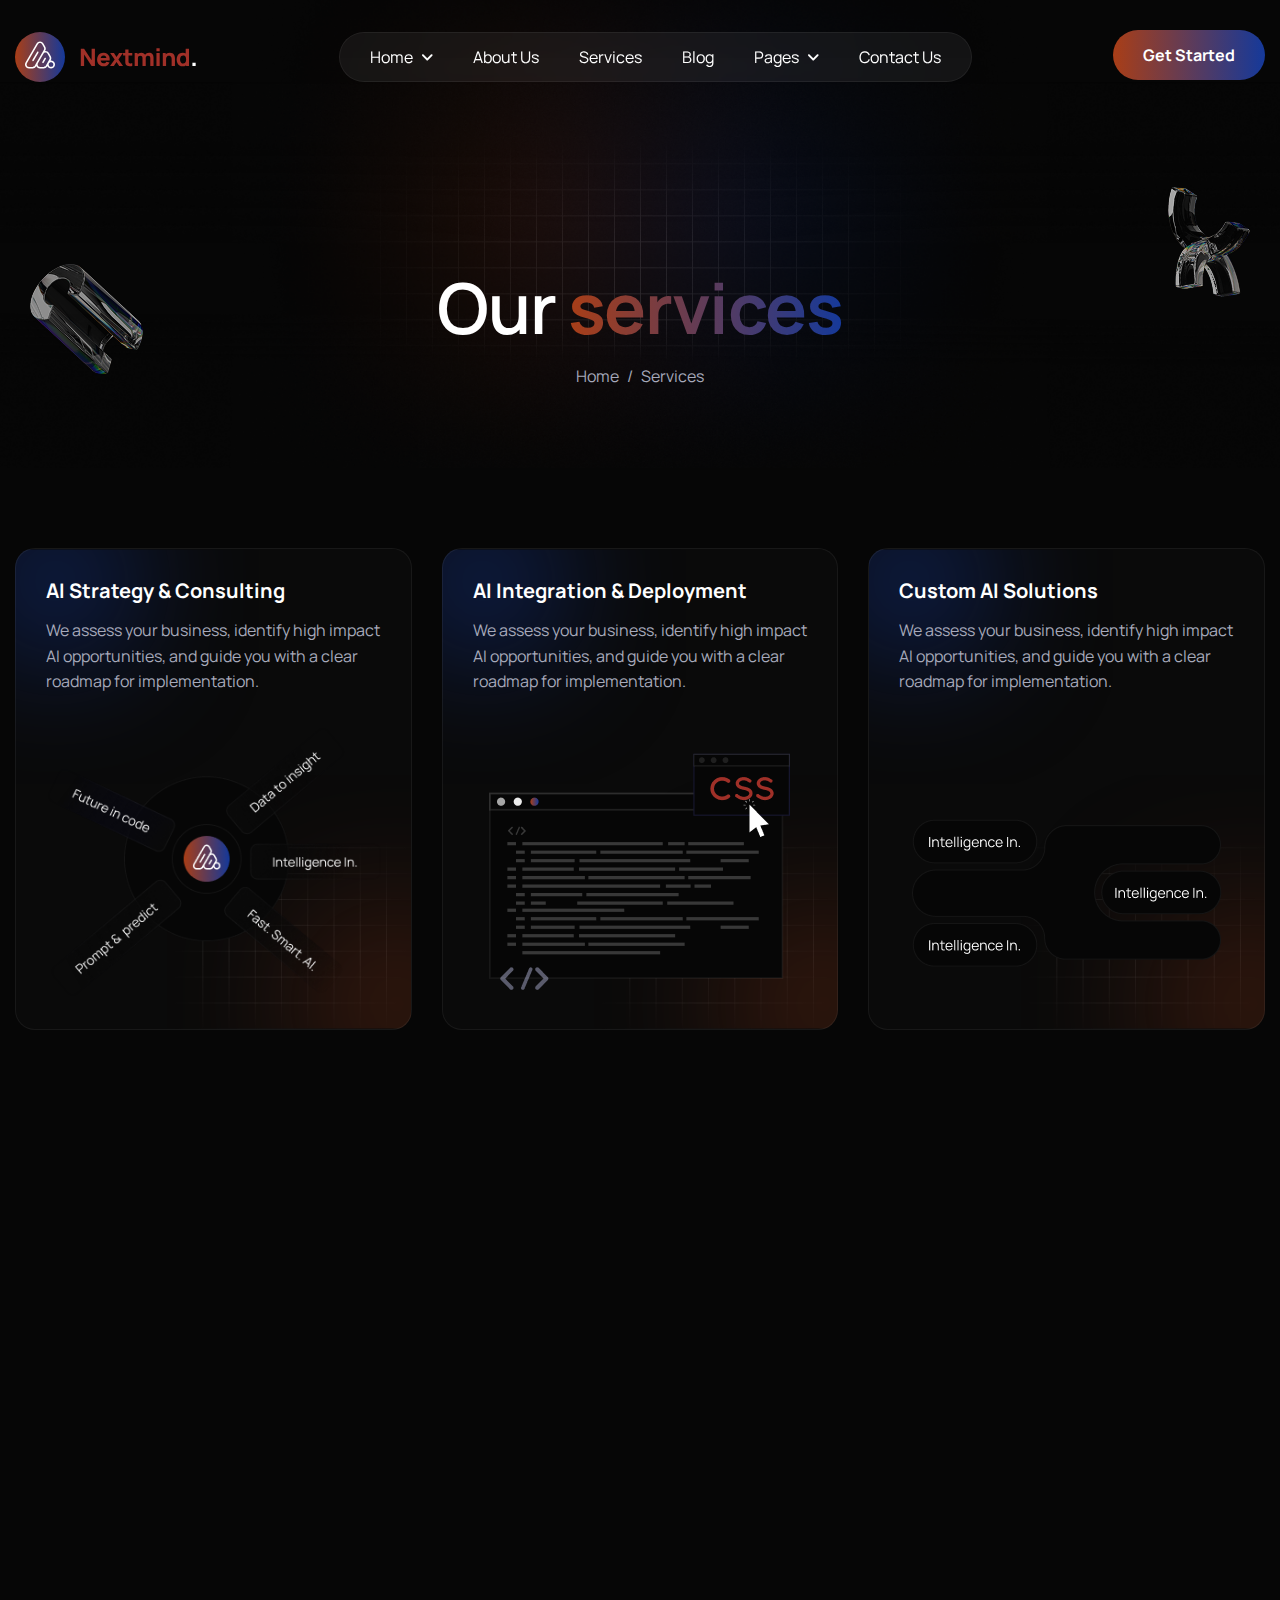
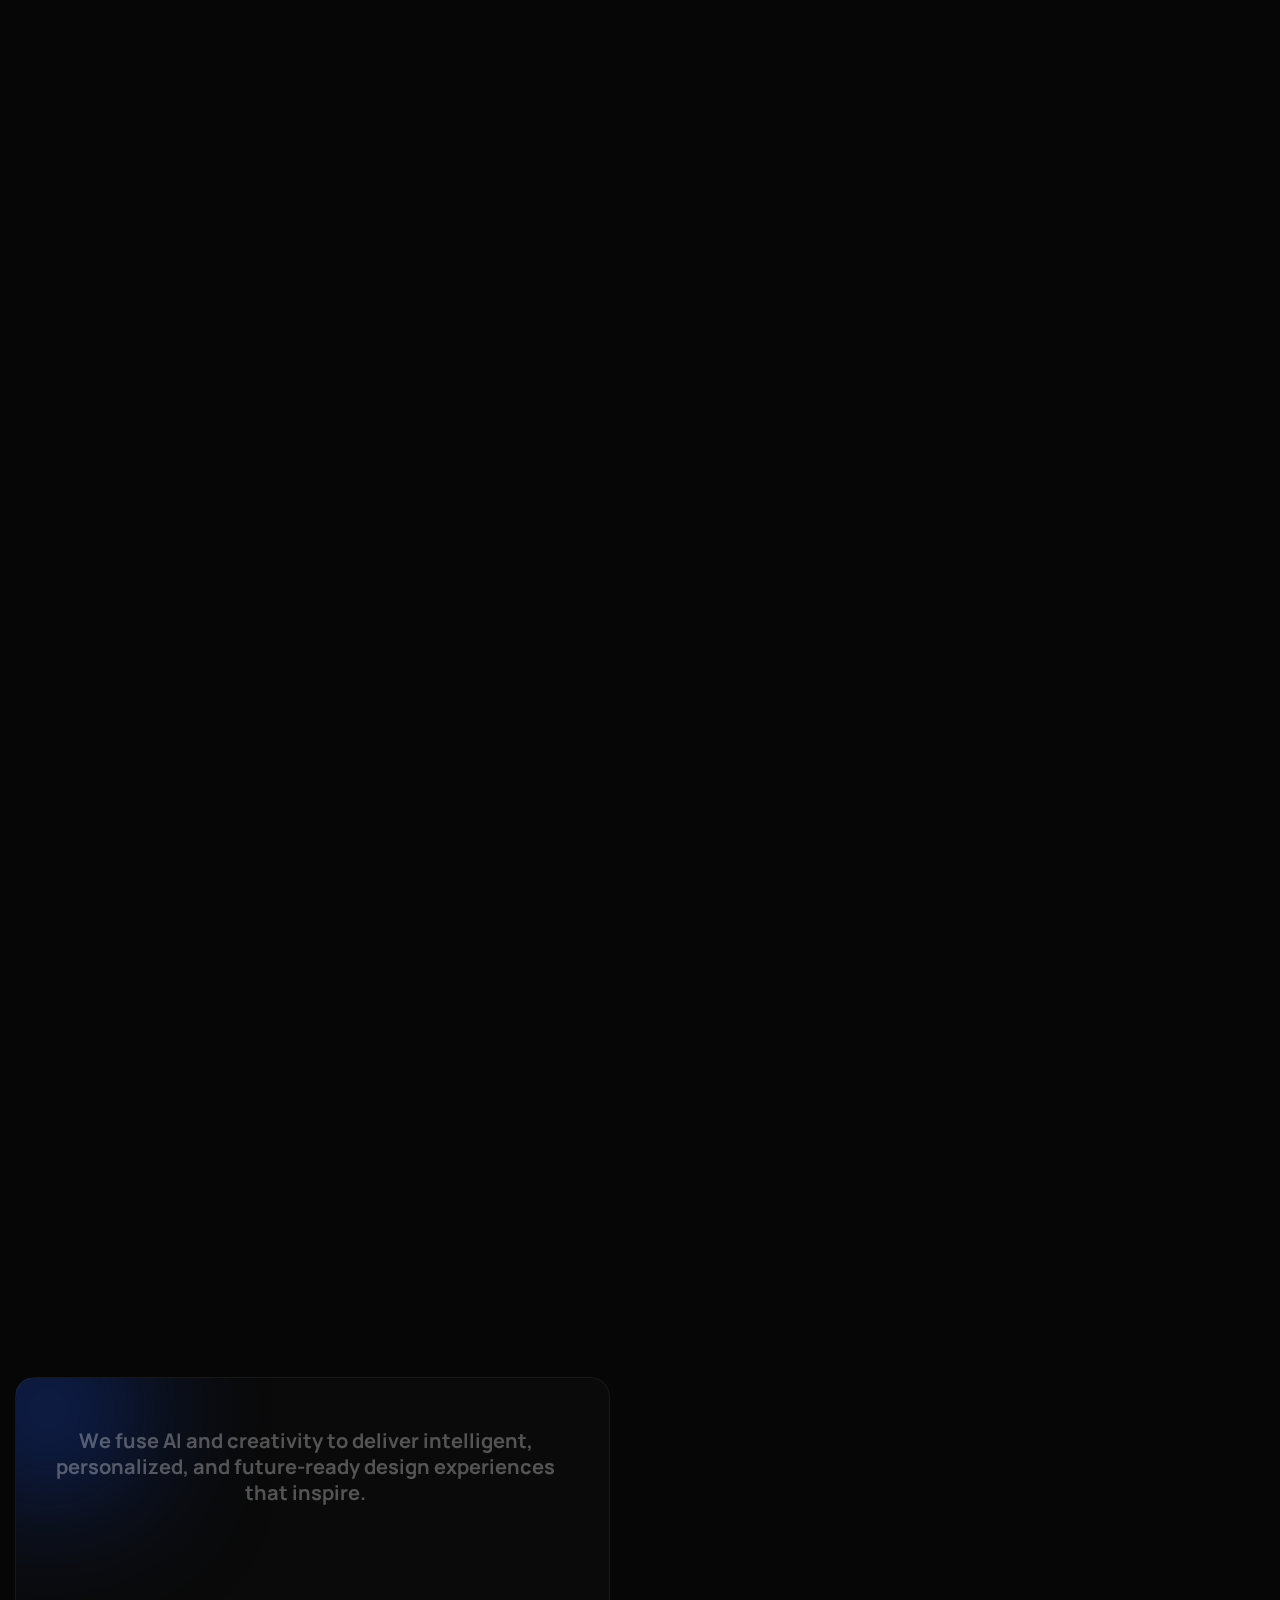
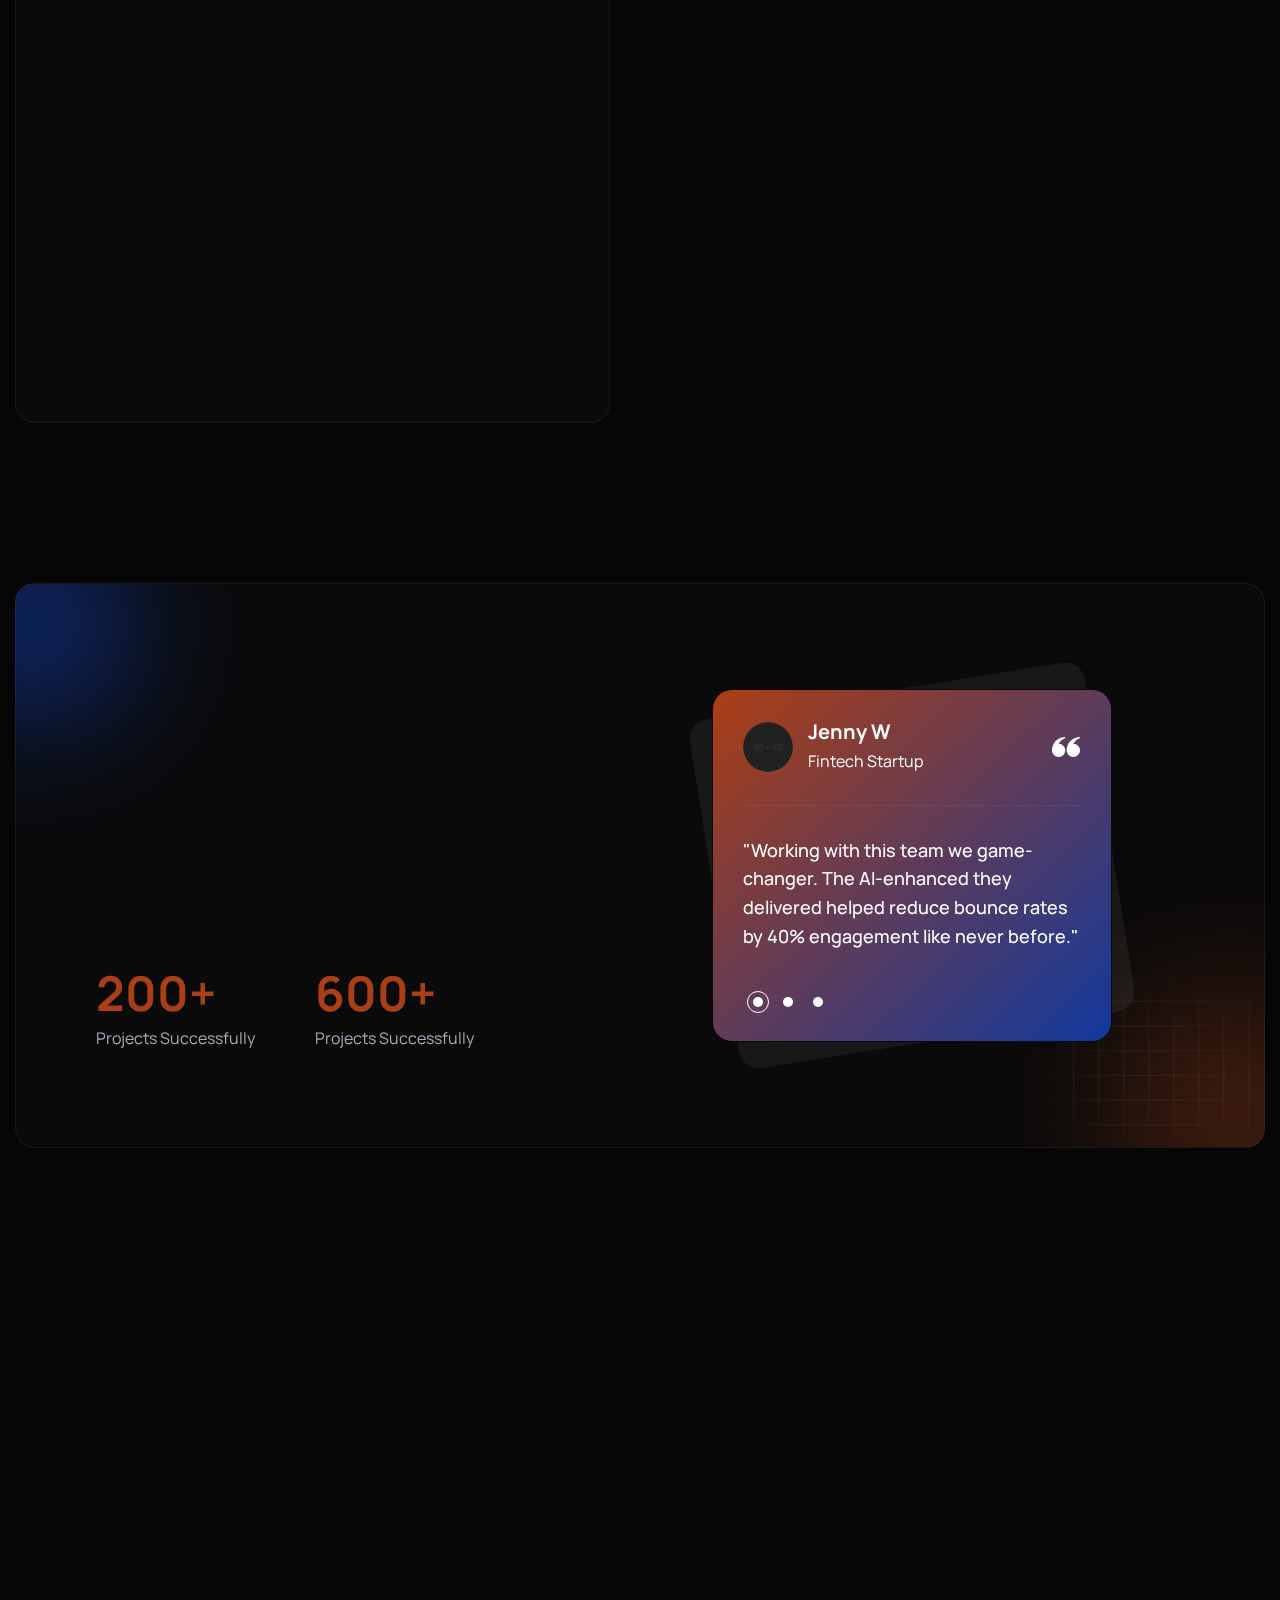
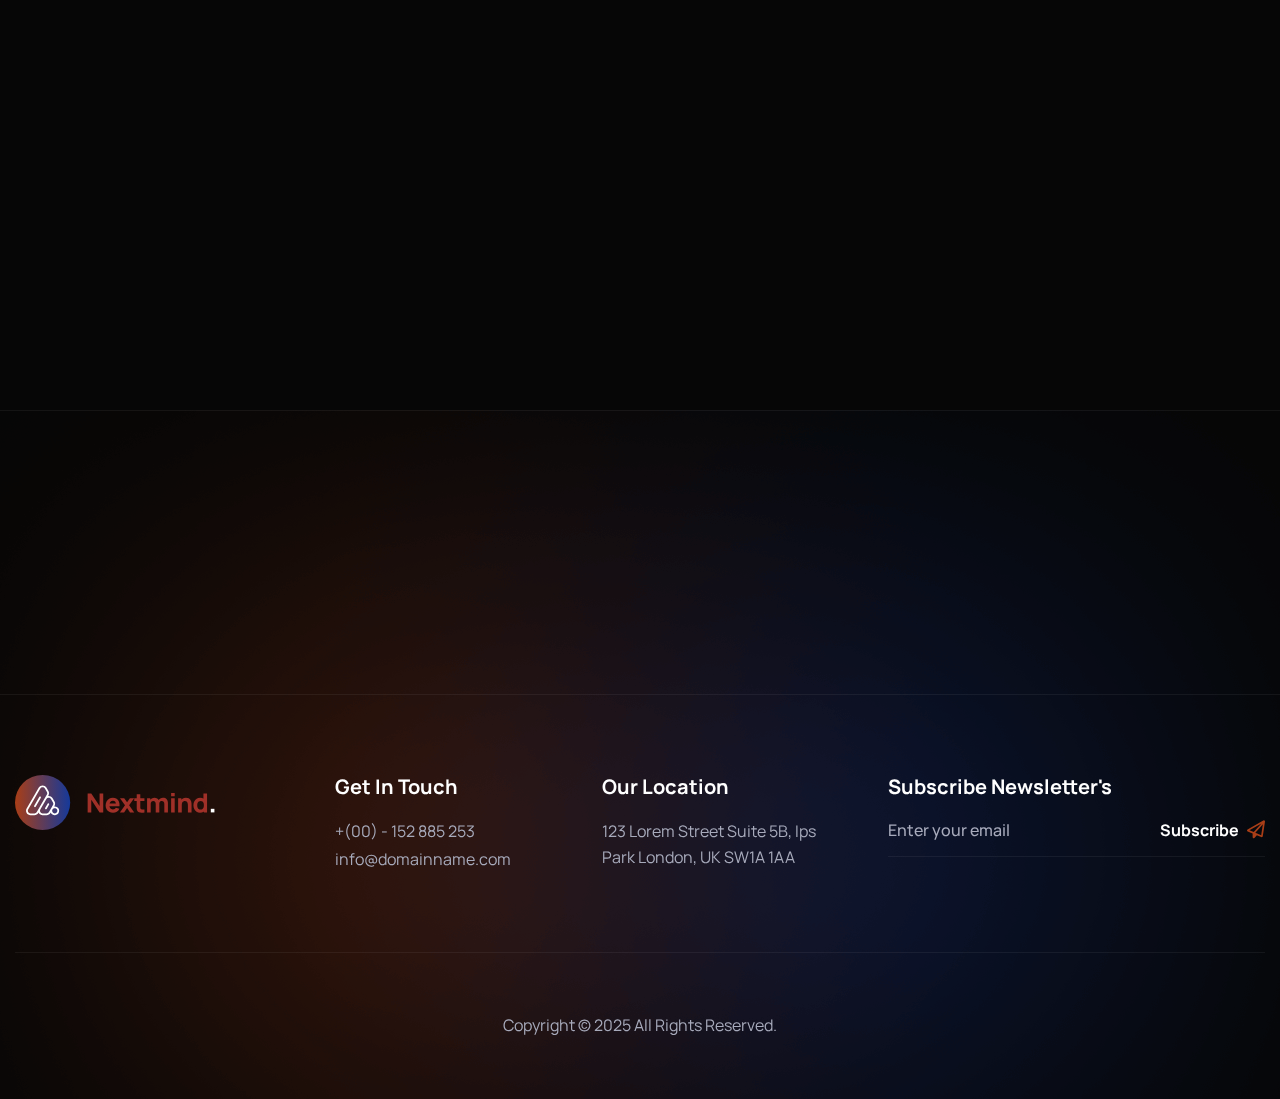
<file: services.html>
<!DOCTYPE html>
<html lang="zxx">
<head>
	<!-- Meta -->
	<meta charset="utf-8">
	<meta http-equiv="X-UA-Compatible" content="IE=edge">
	<meta name="viewport" content="width=device-width, initial-scale=1.0, maximum-scale=1">
	<meta name="description" content="">
	<meta name="keywords" content="">
	<meta name="author" content="Awaiken">
	<!-- Page Title -->
    <title>Nextmind - AI Agency & Technology HTML Template</title>
	<!-- Favicon Icon -->
	<link rel="shortcut icon" type="image/x-icon" href="images/favicon.png">
	<!-- Google Fonts Css-->
	<link rel="preconnect" href="https://fonts.googleapis.com">
    <link rel="preconnect" href="https://fonts.gstatic.com" crossorigin>
    <link href="https://fonts.googleapis.com/css2?family=Manrope:wght@200..800&display=swap" rel="stylesheet">
	<!-- Bootstrap Css -->
	<link href="css/bootstrap.min.css" rel="stylesheet" media="screen">
	<!-- SlickNav Css -->
	<link href="css/slicknav.min.css" rel="stylesheet">
	<!-- Swiper Css -->
	<link rel="stylesheet" href="css/swiper-bundle.min.css">
	<!-- Font Awesome Icon Css-->
	<link href="css/all.min.css" rel="stylesheet" media="screen">
	<!-- Animated Css -->
	<link href="css/animate.css" rel="stylesheet">
    <!-- Magnific Popup Core Css File -->
	<link rel="stylesheet" href="css/magnific-popup.css">
	<!-- Mouse Cursor Css File -->
	<link rel="stylesheet" href="css/mousecursor.css">
	<!-- Main Custom Css -->
	<link href="css/custom.css" rel="stylesheet" media="screen">
</head>
<body>

    <!-- Preloader Start -->
	<div class="preloader">
		<div class="loading-container">
			<div class="loading"></div>
			<div id="loading-icon"><img src="images/loader.svg" alt=""></div>
		</div>
	</div>
	<!-- Preloader End -->

    <!-- Header Start -->
	<header class="main-header">
		<div class="header-sticky">
			<nav class="navbar navbar-expand-lg">
				<div class="container">
					<!-- Logo Start -->
					<a class="navbar-brand" href="./">
						<img src="images/logo.svg" alt="Logo">
					</a>
					<!-- Logo End -->

					<!-- Main Menu Start -->
					<div class="collapse navbar-collapse main-menu">
                        <div class="nav-menu-wrapper">
                            <ul class="navbar-nav mr-auto" id="menu">
                                <li class="nav-item submenu"><a class="nav-link" href="./">Home</a>
                                    <ul>
                                        <li class="nav-item"><a class="nav-link" href="index.html">Home - Main</a></li>
                                        <li class="nav-item"><a class="nav-link" href="index-image.html">Home - Image</a></li>
                                        <li class="nav-item"><a class="nav-link" href="index-video.html">Home - Video</a></li>
                                    </ul>
                                </li>                                
                                <li class="nav-item"><a class="nav-link" href="about.html">About Us</a>
                                <li class="nav-item"><a class="nav-link" href="services.html">Services</a></li>
                                <li class="nav-item"><a class="nav-link" href="blog.html">Blog</a></li>
                                <li class="nav-item submenu"><a class="nav-link" href="#">Pages</a>
                                    <ul>                                        
                                        <li class="nav-item"><a class="nav-link" href="service-single.html">Service Details</a></li>
                                        <li class="nav-item"><a class="nav-link" href="blog-single.html">Blog Details</a></li>
                                        <li class="nav-item"><a class="nav-link" href="projects.html">Projects</a></li>
                                        <li class="nav-item"><a class="nav-link" href="project-single.html">Projects details</a></li>
                                        <li class="nav-item"><a class="nav-link" href="team.html">Our Team</a></li>
                                        <li class="nav-item"><a class="nav-link" href="team-single.html">Team Details</a></li>
                                        <li class="nav-item"><a class="nav-link" href="testimonials.html">Testimonials</a></li>
                                        <li class="nav-item"><a class="nav-link" href="image-gallery.html">Image Gallery</a></li>
                                        <li class="nav-item"><a class="nav-link" href="video-gallery.html">Video Gallery</a></li>
                                        <li class="nav-item"><a class="nav-link" href="faqs.html">FAQs</a></li>
                                        <li class="nav-item"><a class="nav-link" href="404.html">404</a></li>
                                    </ul>
                                </li>
                                <li class="nav-item"><a class="nav-link" href="contact.html">Contact Us</a></li>                   
                            </ul>
                        </div>
                        
                        <!-- Header Btn Start -->
                        <div class="header-btn">
                            <a href="contact.html" class="btn-default">Get Started</a>
                        </div>
                        <!-- Header Btn End -->
					</div>
					<!-- Main Menu End -->
					<div class="navbar-toggle"></div>
				</div>
			</nav>
			<div class="responsive-menu"></div>
		</div>
	</header>
	<!-- Header End -->

    <!-- Page Header Start -->
	<div class="page-header">
		<div class="container">
			<div class="row align-items-center">
				<div class="col-lg-12">
					<!-- Page Header Box Start -->
					<div class="page-header-box">
						<h1 class="wow fadeInUp" data-cursor="-opaque">Our <span>services</span></h1>
						<nav class="wow fadeInUp" data-wow-delay="0.2s">
                            <ol class="breadcrumb">
								<li class="breadcrumb-item"><a href="./">home</a></li>
								<li class="breadcrumb-item active" aria-current="page">services</li>
							</ol>
						</nav>
					</div>
					<!-- Page Header Box End -->
				</div>
			</div>
		</div>
	</div>
	<!-- Page Header End -->

    <!-- Page Services Section Start -->
    <div class="page-services">
        <div class="container">
            <div class="row">
                <div class="col-lg-4 col-md-6">
                    <!-- Service Item Start -->
                    <div class="service-item wow fadeInUp">
                        <div class="service-item-content">
                            <h3><a href="service-single.html">AI Strategy & Consulting</a></h3>
                            <p>We assess your business, identify high impact AI opportunities, and guide you with a clear roadmap for implementation.</p>
                        </div>
                        <div class="service-item-image">
                            <figure>
                                <img src="images/service-item-1.png" alt="">
                            </figure>
                        </div>
                    </div>
                    <!-- Service Item End -->
                </div>

                <div class="col-lg-4 col-md-6">
                    <!-- Service Item Start -->
                    <div class="service-item wow fadeInUp" data-wow-delay="0.2s">
                        <div class="service-item-content">
                            <h3><a href="service-single.html">AI Integration & Deployment</a></h3>
                            <p>We assess your business, identify high impact AI opportunities, and guide you with a clear roadmap for implementation.</p>
                        </div>
                        <div class="service-item-image">
                            <figure>
                                <img src="images/service-item-2.png" alt="">
                            </figure>
                        </div>
                    </div>
                    <!-- Service Item End -->
                </div>
                
                <div class="col-lg-4 col-md-6">
                    <!-- Service Item Start -->
                    <div class="service-item wow fadeInUp" data-wow-delay="0.4s">
                        <div class="service-item-content">
                            <h3><a href="service-single.html">Custom AI Solutions</a></h3>
                            <p>We assess your business, identify high impact AI opportunities, and guide you with a clear roadmap for implementation.</p>
                        </div>
                        <div class="service-item-image">
                            <figure>
                                <img src="images/service-item-3.png" alt="">
                            </figure>
                        </div>
                    </div>
                    <!-- Service Item End -->
                </div>

                <div class="col-lg-4 col-md-6">
                    <!-- Service Item Start -->
                    <div class="service-item wow fadeInUp" data-wow-delay="0.6s">
                        <div class="service-item-content">
                            <h3><a href="service-single.html">Data-Driven Insights</a></h3>
                            <p>We assess your business, identify high impact AI opportunities, and guide you with a clear roadmap for implementation.</p>
                        </div>
                        <div class="service-item-image">
                            <figure>
                                <img src="images/service-item-4.png" alt="">
                            </figure>
                        </div>
                    </div>
                    <!-- Service Item End -->
                </div>

                <div class="col-lg-4 col-md-6">
                    <!-- Service Item Start -->
                    <div class="service-item wow fadeInUp" data-wow-delay="0.8s">
                        <div class="service-item-content">
                            <h3><a href="service-single.html">Analytics-Powered Decisions</a></h3>
                            <p>We assess your business, identify high impact AI opportunities, and guide you with a clear roadmap for implementation.</p>
                        </div>
                        <div class="service-item-image">
                            <figure>
                                <img src="images/service-item-5.png" alt="">
                            </figure>
                        </div>
                    </div>
                    <!-- Service Item End -->
                </div>
                
                <div class="col-lg-4 col-md-6">
                    <!-- Service Item Start -->
                    <div class="service-item wow fadeInUp" data-wow-delay="1s">
                        <div class="service-item-content">
                            <h3><a href="service-single.html">Intelligent Data Solutions</a></h3>
                            <p>We assess your business, identify high impact AI opportunities, and guide you with a clear roadmap for implementation.</p>
                        </div>
                        <div class="service-item-image">
                            <figure>
                                <img src="images/service-item-6.png" alt="">
                            </figure>
                        </div>
                    </div>
                    <!-- Service Item End -->
                </div>
            </div>
        </div>
    </div>
    <!-- Page Services Section End -->

    <!-- How It Work Section Start -->
    <div class="how-it-work">
        <div class="container">
            <div class="row">
                <div class="col-lg-6">
                    <!-- How Work Content Start -->
                    <div class="how-work-content">
                        <!-- Section Title Start -->
                        <div class="section-title">
                            <h3 class="wow fadeInUp">how it work</h3>
                            <h2 class="wow fadeInUp" data-wow-delay="0.2s" data-cursor="-opaque">Our process for smarter <span>AI solutions</span></h2>
                        </div>
                        <!-- Section Title End -->

                        <!-- How Work Steps Start -->
                        <div class="how-work-steps">
                            <!-- How Work Item Start -->
                            <div class="how-work-item wow fadeInUp" data-wow-delay="0.4s">
                                <div class="how-work-header">
                                    <div class="icon-box">
                                        <img src="images/icon-how-work-step-1.svg" alt="">
                                    </div>
                                    <div class="how-work-step-no">
                                        <p>step 01</p>
                                    </div>
                                </div>
                                <div class="how-work-item-content">
                                    <h3>Discovery & Strategy</h3>
                                    <p>We dive deep into your goals and challenges to uncover high-impact AI opportunities and craft a clear.</p>
                                </div>
                            </div>
                            <!-- How Work Item End -->

                            <!-- How Work Item Start -->
                            <div class="how-work-item wow fadeInUp" data-wow-delay="0.6s">
                                <div class="how-work-header">
                                    <div class="icon-box">
                                        <img src="images/icon-how-work-step-2.svg" alt="">
                                    </div>
                                    <div class="how-work-step-no">
                                        <p>step 02</p>
                                    </div>
                                </div>
                                <div class="how-work-item-content">
                                    <h3>Data & Infrastructure Assessment</h3>
                                    <p>We dive deep into your goals and challenges to uncover high-impact AI opportunities and craft a clear.</p>
                                </div>
                            </div>
                            <!-- How Work Item End -->

                            <!-- How Work Item Start -->
                            <div class="how-work-item wow fadeInUp" data-wow-delay="0.8s">
                                <div class="how-work-header">
                                    <div class="icon-box">
                                        <img src="images/icon-how-work-step-3.svg" alt="">
                                    </div>
                                    <div class="how-work-step-no">
                                        <p>step 03</p>
                                    </div>
                                </div>
                                <div class="how-work-item-content">
                                    <h3>Custom AI Development</h3>
                                    <p>We dive deep into your goals and challenges to uncover high-impact AI opportunities and craft a clear.</p>
                                </div>
                            </div>
                            <!-- How Work Item End -->

                            <!-- How Work Item Start -->
                            <div class="how-work-item wow fadeInUp" data-wow-delay="1s">
                                <div class="how-work-header">
                                    <div class="icon-box">
                                        <img src="images/icon-how-work-step-4.svg" alt="">
                                    </div>
                                    <div class="how-work-step-no">
                                        <p>step 04</p>
                                    </div>
                                </div>
                                <div class="how-work-item-content">
                                    <h3>Optimization & Support</h3>
                                    <p>We dive deep into your goals and challenges to uncover high-impact AI opportunities and craft a clear.</p>
                                </div>
                            </div>
                            <!-- How Work Item End -->
                        </div>
                        <!-- How Work Steps End -->
                    </div>
                    <!-- How Work Content End -->
                </div>

                <div class="col-lg-6">
                    <!-- How Work Video Content Start -->
                    <div class="how-work-video-content">
                        <!-- How Work Video Start -->
                        <div class="how-work-video">
                            <!-- Selfhosted Video Start -->
                            <!-- <video autoplay muted loop id="myvideo"><source src="images/nextmind-how-work-video.mp4" type="video/mp4"></video> -->
                            <video autoplay muted loop id="hwvideo"><source src="https://demo.awaikenthemes.com/assets/videos/nextmind-how-work-video.mp4" type="video/mp4"></video>
                            <!-- Selfhosted Video End -->

                            <!-- Youtube Video Start -->
                            <!-- <div id="herovideo" class="player" data-property="{videoURL:'OjTRVpgtcG4',containment:'.hero-video', showControls:false, autoPlay:true, loop:true, vol:0, mute:false, startAt:0,  stopAt:296, opacity:1, addRaster:true, quality:'large', optimizeDisplay:true}"></div> -->
                            <!-- Youtube Video End -->
                        </div>
                        <!-- How Work Video Start -->

                        <!-- Section Footer Text Start -->
                        <div class="section-footer-text wow fadeInUp" data-wow-delay="0.2s">
                            <p>We help businesses design, build, and deploy intelligent solutions that drive real results. <a href="contact.html">Contact Now</a></p>
                        </div>
                        <!-- Section Footer Text End -->
                    </div>    
                    <!-- How Work Video Content End -->                
                </div>
            </div>
        </div>
    </div>
    <!-- How It Work Section End -->

    <!-- What We Do Section Start -->
    <div class="what-we-do">
        <div class="container">
            <div class="row align-items-center">
                <div class="col-lg-6">
                    <!-- What We Box Start -->
                    <div class="what-we-box">
                        <h3 class="text-effect">We fuse AI and creativity to deliver intelligent, personalized, and future-ready design experiences that inspire.</h3>
                        
                        <!-- What We Image Start -->
                        <div class="what-we-img wow fadeInUp" data-wow-delay="0.2s">
                            <img src="images/what-we-do-img.png" alt="">
                        </div>
                        <!-- What We Image End -->
                        
                        <!-- What We Image List Start -->
                        <div class="what-we-img-list wow fadeInUp" data-wow-delay="0.4s">
                            <ul>
                                <li>UI/UX Design</li>
                                <li>Chatbot Design</li>
                                <li>Predictive</li>
                                <li>Design Automation</li>
                                <li>Generative Branding</li>
                            </ul>
                        </div>
                        <!-- What We Image List End -->
                    </div>
                    <!-- What We Box End -->
                </div>

                <div class="col-lg-6">
                    <!-- What We Do Content Start -->
                    <div class="what-we-do-content">
                        <!-- Section Title Start -->
                        <div class="section-title">
                            <h3 class="wow fadeInUp">what we do</h3>
                            <h2 class="wow fadeInUp" data-wow-delay="0.2s" data-cursor="-opaque">Innovative AI services, real-world <span>results</span></h2>
                            <p class="wow fadeInUp" data-wow-delay="0.4s">We craft cutting-edge AI solutions tailored to your business needs—driving smarter decisions, streamlined operations.</p>
                        </div>
                        <!-- Section Title End -->

                        <!-- What We Do Body Start -->
                        <div class="what-we-do-body wow fadeInUp" data-wow-delay="0.6s">
                            <ul>
                                <li>Computer Vision</li>
                                <li>AI Integration</li>
                                <li>Ongoing Support</li>
                                <li>AI Strategy</li>
                                <li>Custom AI Development</li>
                            </ul>
                        </div>
                        <!-- What We Do Body End -->

                        <!-- What We Do Button Start -->
                        <div class="what-we-do-button wow fadeInUp" data-wow-delay="0.8s">
                            <a href="contact.html" class="btn-default">contact us</a>
                        </div>
                        <!-- What We Do Button End -->
                    </div>
                    <!-- What We Do Content End -->
                </div>
            </div>
        </div>
    </div>
    <!-- What We Do Section End -->

    <!-- Our Testimonials Section Start -->
    <div class="our-testimonials">
        <div class="container">
            <div class="row">
                <div class="col-lg-12">
                    <div class="testimonials-box">
                        <!-- Testimonials Content Start -->
                        <div class="testimonials-content">
                            <!-- Section Title Start -->
                            <div class="section-title">
                                <h3 class="wow fadeInUp">testimonials</h3>
                                <h2 class="wow fadeInUp" data-wow-delay="0.2s" data-cursor="-opaque">Powering innovation with data-driven <span>design</span></h2>
                                <p class="wow fadeInUp" data-wow-delay="0.4s">Crafting intuitive, user-first interfaces by intelligence for smarter, faster, and more personalized digital artificial intelligence experiences.</p>
                            </div>
                            <!-- Section Title End -->
                            
                            <!-- Testimonials Body Start -->
                            <div class="testimonials-body">
                                <!-- Testimonials Counter Item Start -->
                                <div class="testimonials-counter-item">
                                    <h2><span class="counter">200</span>+</h2>
                                    <p>projects successfully</p>
                                </div>
                                <!-- Testimonials Counter Item End -->
                                
                                <!-- Testimonials Counter Item Start -->
                                <div class="testimonials-counter-item">
                                    <h2><span class="counter">600</span>+</h2>
                                    <p>projects successfully</p>
                                </div>
                                <!-- Testimonials Counter Item End -->
                            </div>
                            <!-- Testimonials Body End -->
                        </div>
                        <!-- Testimonials Content End -->

                        <!-- Testimonial Slider Start -->
                        <div class="testimonial-slider">
                            <div class="swiper">
                                <div class="swiper-wrapper">
                                    <!-- Testimonial Slide Start -->
                                    <div class="swiper-slide">
                                        <div class="testimonial-item">
                                            <div class="testimonial-header">
                                                <div class="testimonial-author">
                                                    <div class="author-image">
                                                        <figure class="image-anime">
                                                            <img src="images/author-1.jpg" alt="">
                                                        </figure>
                                                    </div>            
                                                    <div class="author-content">
                                                        <h3>Jenny W</h3>
                                                        <p>fintech startup</p>
                                                    </div>
                                                </div>
                                                <div class="testimonial-quotes-img">
                                                    <img src="images/testimonials-quotes-img.svg" alt="">
                                                </div>
                                            </div>                                            
                                            <div class="testimonial-content">
                                                <p>"Working with this team we game-changer. The AI-enhanced they delivered helped  reduce bounce rates by 40% engagement like never before."</p>
                                            </div>                                        
                                        </div>
                                    </div>
                                    <!-- Testimonial Slide End -->
                                    
                                    <!-- Testimonial Slide Start -->
                                    <div class="swiper-slide">
                                        <div class="testimonial-item">
                                            <div class="testimonial-header">
                                                <div class="testimonial-author">
                                                    <div class="author-image">
                                                        <figure class="image-anime">
                                                            <img src="images/author-2.jpg" alt="">
                                                        </figure>
                                                    </div>            
                                                    <div class="author-content">
                                                        <h3>jason m</h3>
                                                        <p>hardware Technician</p>
                                                    </div>
                                                </div>
                                                <div class="testimonial-quotes-img">
                                                    <img src="images/testimonials-quotes-img.svg" alt="">
                                                </div>
                                            </div>                                            
                                            <div class="testimonial-content">
                                                <p>"Working with this team we game-changer. The AI-enhanced they delivered helped  reduce bounce rates by 40% engagement like never before."</p>
                                            </div>                                        
                                        </div>
                                    </div>
                                    <!-- Testimonial Slide End -->

                                    <!-- Testimonial Slide Start -->
                                    <div class="swiper-slide">
                                        <div class="testimonial-item">
                                            <div class="testimonial-header">
                                                <div class="testimonial-author">
                                                    <div class="author-image">
                                                        <figure class="image-anime">
                                                            <img src="images/author-3.jpg" alt="">
                                                        </figure>
                                                    </div>            
                                                    <div class="author-content">
                                                        <h3>Lauren M</h3>
                                                        <p>hardware Technician</p>
                                                    </div>
                                                </div>
                                                <div class="testimonial-quotes-img">
                                                    <img src="images/testimonials-quotes-img.svg" alt="">
                                                </div>
                                            </div>                                            
                                            <div class="testimonial-content">
                                                <p>"Working with this team we game-changer. The AI-enhanced they delivered helped  reduce bounce rates by 40% engagement like never before."</p>
                                            </div>                                        
                                        </div>
                                    </div>
                                    <!-- Testimonial Slide End -->
                                </div>
                                <div class="testimonial-pagination"></div>
                            </div>
                        </div>
                        <!-- Testimonial Slider End -->                        
                    </div>
                </div>
            </div>
        </div>
    </div>
    <!-- Our Testimonials Section End -->

    <!-- Our Faqs Section Start -->
    <div class="our-faqs about-our-faqs">
        <div class="container">
            <div class="row">
                <div class="col-lg-6">
                    <div class="faqs-content">
                        <!-- Section Title Start -->
                        <div class="section-title">
                            <h3 class="wow fadeInUp">faq's</h3>
                            <h2 class="wow fadeInUp" data-wow-delay="0.2s" data-cursor="-opaque">Your AI questions, expertly <span>answered here</span></h2>
                        </div>
                        <!-- Section Title End -->

                        <!-- Faq's Button Start  -->
                        <div class="faqs-button wow fadeInUp" data-wow-delay="0.4s">
                            <a href="faqs.html" class="btn-default">View all faqs</a>
                        </div>
                        <!-- Faq's Button End  -->
                    </div>
                </div>
                <div class="col-lg-6">
                    <!-- FAQ Accordion Start -->
                    <div class="faq-accordion" id="accordion">
                        <!-- FAQ Item Start -->
                        <div class="accordion-item wow fadeInUp">
                            <h2 class="accordion-header" id="heading1">
                                <button class="accordion-button collapsed" type="button" data-bs-toggle="collapse" data-bs-target="#collapse1" aria-expanded="true" aria-controls="collapse1">
                                    1. What services does your AI agency offer?
                                </button>
                            </h2>
                            <div id="collapse1" class="accordion-collapse collapse" aria-labelledby="heading1" data-bs-parent="#accordion">
                                <div class="accordion-body">
                                    <p>Project timelines vary depending on complexity but typically range from 4 to 12 weeks. We provide a clear roadmap during the discovery phase.</p>
                                </div>
                            </div>
                        </div>
                        <!-- FAQ Item End -->

                        <!-- FAQ Item Start -->
                        <div class="accordion-item wow fadeInUp" data-wow-delay="0.2s">
                            <h2 class="accordion-header" id="heading2">
                                <button class="accordion-button" type="button" data-bs-toggle="collapse" data-bs-target="#collapse2" aria-expanded="false" aria-controls="collapse2">
                                    2. Do I need a large amount of data to use AI?
                                </button>
                            </h2>
                            <div id="collapse2" class="accordion-collapse collapse show" aria-labelledby="heading2" data-bs-parent="#accordion">
                                <div class="accordion-body">
                                    <p>Project timelines vary depending on complexity but typically range from 4 to 12 weeks. We provide a clear roadmap during the discovery phase.</p>
                                </div>
                            </div>
                        </div>
                        <!-- FAQ Item End -->

                        <!-- FAQ Item Start -->
                        <div class="accordion-item wow fadeInUp" data-wow-delay="0.4s">
                            <h2 class="accordion-header" id="heading3">
                                <button class="accordion-button collapsed" type="button" data-bs-toggle="collapse" data-bs-target="#collapse3" aria-expanded="false" aria-controls="collapse3">
                                    3. How long does it take to develop an AI solution?
                                </button>
                            </h2>
                            <div id="collapse3" class="accordion-collapse collapse" aria-labelledby="heading3" data-bs-parent="#accordion">
                                <div class="accordion-body">
                                    <p>Project timelines vary depending on complexity but typically range from 4 to 12 weeks. We provide a clear roadmap during the discovery phase.</p>
                                </div>
                            </div>
                        </div>
                        <!-- FAQ Item End -->

                        <!-- FAQ Item Start -->
                        <div class="accordion-item wow fadeInUp" data-wow-delay="0.6s">
                            <h2 class="accordion-header" id="heading4">
                                <button class="accordion-button collapsed" type="button" data-bs-toggle="collapse" data-bs-target="#collapse4" aria-expanded="false" aria-controls="collapse4">
                                    4. Is my data secure with you?
                                </button>
                            </h2>
                            <div id="collapse4" class="accordion-collapse collapse" aria-labelledby="heading4" data-bs-parent="#accordion">
                                <div class="accordion-body">
                                    <p>Project timelines vary depending on complexity but typically range from 4 to 12 weeks. We provide a clear roadmap during the discovery phase.</p>
                                </div>
                            </div>
                        </div>
                        <!-- FAQ Item End -->

                        <!-- FAQ Item Start -->
                        <div class="accordion-item wow fadeInUp" data-wow-delay="0.8s">
                            <h2 class="accordion-header" id="heading5">
                                <button class="accordion-button collapsed" type="button" data-bs-toggle="collapse" data-bs-target="#collapse5" aria-expanded="false" aria-controls="collapse5">
                                    5. Can you integrate AI into our existing systems?
                                </button>
                            </h2>
                            <div id="collapse5" class="accordion-collapse collapse" aria-labelledby="heading5" data-bs-parent="#accordion">
                                <div class="accordion-body">
                                    <p>Project timelines vary depending on complexity but typically range from 4 to 12 weeks. We provide a clear roadmap during the discovery phase.</p>
                                </div>
                            </div>
                        </div>
                        <!-- FAQ Item End -->
                    </div>
                    <!-- FAQ Accordion End -->
                </div>
            </div>
        </div>
    </div>
    <!-- Our Faqs Section End -->

    <!-- Footer Start -->
    <footer class="main-footer">
        <div class="container">
            <div class="row section-row align-items-center">
                <div class="col-lg-7">
                    <!-- Section Title Start -->
                    <div class="section-title">
                        <h2 class="wow fadeInUp" data-cursor="-opaque">Let's start work <span>together!</span></h2>
                        <p class="wow fadeInUp" data-wow-delay="0.2s">Partner with us to create intelligent, impactful, and future-ready AI solutions together.</p>
                    </div>
                    <!-- Section Title End -->
                </div>

                <div class="col-lg-5">
                    <!-- Section Button Start -->
                    <div class="section-btn wow fadeInUp" data-wow-delay="0.4s">
                        <a href="contact.html" class="btn-default">Let's Work Together</a>
                    </div>
                    <!-- Section Button End -->
                </div>
            </div>

            <div class="row">
                <div class="col-lg-3 col-md-4">
                    <!-- About Footer Start -->
                    <div class="about-footer">
                        <!-- Footer Logo Start -->
                        <div class="footer-logo">
                            <img src="images/footer-logo.svg" alt="">
                        </div>
                        <!-- Footer Logo End -->
                    </div>
                    <!-- About Footer End -->
                </div>

                <div class="col-lg-5 col-md-8">
                    <div class="footer-contact-box">
                        <!-- Footer Links Start -->
                        <div class="footer-links">
                            <h3>Get In Touch</h3>
                            <p><a href="tel:152885253">+(00) - 152 885 253</a></p>
                            <p><a href="mailto:info@domainname.com">info@domainname.com</a></p>
                        </div>
                        <!-- Footer Links End -->

                        <!-- Footer Links Start -->
                        <div class="footer-links">
                            <h3>Our Location</h3>
                            <p>123 Lorem Street Suite 5B, Ips Park London, UK SW1A 1AA</p>
                        </div>
                        <!-- Footer Links End -->
                    </div>                    
                </div>

                <div class="col-lg-4">
                    <!-- Footer Links Start -->
                    <div class="footer-links footer-privacy-policy">
                        <h3>Subscribe Newsletter's</h3>
                        <!-- Footer Newsletter Form Start -->
                        <div class="footer-newsletter-form">
                            <form id="newslettersForm" action="#" method="POST">
                                <div class="form-group">
                                    <input type="email" name="mail" class="form-control"  id="mail" placeholder="Enter your email" required>
                                    <button type="submit" class="newsletter-btn">subscribe<i class="fa-regular fa-paper-plane"></i></button>
                                </div>
                            </form>
                        </div>
                        <!-- Footer Newsletter Form End -->
                    </div>
                    <!-- Footer Links End -->                        
                </div>

                <div class="col-lg-12">
                    <!-- Footer Copyright Text Start -->
                    <div class="footer-copyright-text">
                        <p>Copyright © 2025 All Rights Reserved.</p>
                    </div>
                    <!-- Footer Copyright Text End -->     
                </div>
            </div>
        </div>
    </footer>
    <!-- Footer End -->

    <!-- Jquery Library File -->
    <script src="js/jquery-3.7.1.min.js"></script>
    <!-- Bootstrap js file -->
    <script src="js/bootstrap.min.js"></script>
    <!-- Validator js file -->
    <script src="js/validator.min.js"></script>
    <!-- SlickNav js file -->
    <script src="js/jquery.slicknav.js"></script>
    <!-- Swiper js file -->
    <script src="js/swiper-bundle.min.js"></script>
    <!-- Counter js file -->
    <script src="js/jquery.waypoints.min.js"></script>
    <script src="js/jquery.counterup.min.js"></script>
    <!-- Magnific js file -->
    <script src="js/jquery.magnific-popup.min.js"></script>
    <!-- Parallax js -->
    <script src="js/parallaxie.js"></script>
    <!-- MagicCursor js file -->
    <script src="js/gsap.min.js"></script>
    <script src="js/magiccursor.js"></script>
    <!-- Text Effect js file -->
    <script src="js/SplitText.js"></script>
    <script src="js/ScrollTrigger.min.js"></script>
	<!-- SmoothScroll -->
	<script src="js/SmoothScroll.js"></script>
    <!-- YTPlayer js File -->
    <script src="js/jquery.mb.YTPlayer.min.js"></script>
    <!-- Wow js file -->
    <script src="js/wow.min.js"></script>
    <!-- Main Custom js file -->
    <script src="js/function.js"></script>
</body>
</html>
</file>
<file: css/custom.css>
/* ----------------------------------------------------------------------------------------
* Author        : Awaiken
* Template Name : Nextmind - AI Agency & Technology HTML Template
* File          : CSS File
* Version       : 1.0
* ---------------------------------------------------------------------------------------- */
/* INDEX
----------------------------------------------------------------------------------------
01. Global Variables
02. General css
03. Header css
04. Hero css
05. About Us css
06. Our Services css
07. How It Work css
08. Our Facts css
09. Our Projects css 
10. Real Impact css 
11. CTA Box css 
12. What We Do css
13. Our Testimonials css
14. Our FAQs css 
15. Our Blog css
16. Footer css 
17. About Us Page css 
18. Services Page css 
19. Service Single css 
20. Blog Archive css 
21. Blog Single css 
22. Projects Page css 
23. Project Single css 
24. Team Page css 
25. Team Single css 
26. Testimonials Page css 
27. Image Gallery css 
28. Video Gallery css 
29. FAQs Page css 
30. Contact Us Page css 
31. 404 Error Page css 
32. Responsive css
-------------------------------------------------------------------------------------- */

/************************************/
/*** 	 01. Global Variables	  ***/
/************************************/

:root{
	--primary-color				: #FFFFFF;
	--secondary-color			: #0A0A0A;
	--text-color				: #A7AABB;
	--bg-color					: #060606;
	--accent-color				: #A93E17;
	--accent-secondary-color	: #15399A;
	--divider-color				: #FFFFFF0F;
	--dark-divider-color		: #FFFFFF33;
	--error-color				: rgb(230, 87, 87);
	--default-font				: "Manrope", sans-serif;
}

/************************************/
/*** 	   02. General css		  ***/
/************************************/

body{
	position: relative;
	font-family: var(--default-font);
	font-size: 16px;
	font-weight: 400;
	line-height: 1.1em;
	color: var(--text-color);
    background: var(--bg-color);
}

::-webkit-scrollbar-track{
	background-color: var(--primary-color);
	border-left: 1px solid var(--primary-color);
}
::-webkit-scrollbar{
	width: 7px;
	background-color: var(--primary-color);
}
::-webkit-scrollbar-thumb{
	background: linear-gradient(180deg, var(--accent-color) 0.26%, var(--accent-secondary-color) 99.99%);

}

::selection{
	color: var(--primary-color);
	background-color: var(--accent-color);
	filter: invert(1);
}

p{
	line-height: 1.6em;
	margin-bottom: 1.6em;
}

h1,
h2,
h3,
h4,
h5,
h6{
	margin :0;
	font-weight: 700;
	line-height: 1.2em;
	color: var(--primary-color);
}

figure{
	margin: 0;
}

img{
	max-width: 100%;
}

a{
	text-decoration: none;
}

a:hover{
	text-decoration: none;
	outline: 0;
}

a:focus{
	text-decoration: none;
	outline: 0;
}

html,
body{
	width: 100%;
	overflow-x: clip;
}

.container{
	max-width: 1300px;
}

.container,
.container-fluid,
.container-lg,
.container-md,
.container-sm,
.container-xl,
.container-xxl{
	position: relative;
    padding-right: 15px;
    padding-left: 15px;
	z-index: 1;
}

.image-anime{
	position: relative;
	overflow: hidden;
}

.image-anime:after{
	content: "";
	position: absolute;
    width: 200%;
    height: 0%;
    left: 50%;
    top: 50%;
    background-color: rgba(255,255,255,.1);
    transform: translate(-50%,-50%) rotate(-45deg);
    z-index: 1;
}

.image-anime:hover:after{
    height: 250%;
    transition: all 600ms linear;
    background-color: transparent;
}

.reveal{
	position: relative;
    display: -webkit-inline-box;
    display: -ms-inline-flexbox;
    display: inline-flex;
    visibility: hidden;
    overflow: hidden;
}

.reveal img{
    height: 100%;
    width: 100%;
    -o-object-fit: cover;
    object-fit: cover;
    -webkit-transform-origin: left;
    transform-origin: left;
}

.row{
    margin-right: -15px;
    margin-left: -15px;
}

.row > *{
	padding-right: 15px;
	padding-left: 15px;
}

.row.no-gutters{
    margin-right: 0px;
    margin-left: 0px;
}

.row.no-gutters > *{
    padding-right: 0px;
    padding-left: 0px;
}

.btn-default{
	position: relative;
	display: inline-block;
	background: linear-gradient(to right, var(--accent-color) 0%, var(--accent-secondary-color) 50%, var(--accent-color) 100%);
	background-size: 200% auto;
    border-radius: 100px;
    color: var(--primary-color);
    font-size: 16px;
    font-weight: 700;
	line-height: 1em;
    text-transform: capitalize;
    border: none;
    outline: none;
    padding: 17px 30px;
    transition: all 0.4s ease-in-out;
	overflow: hidden;
	z-index: 0;
}

.btn-default:hover{
	background-position: right center;
}

.btn-default.btn-highlighted{
	/* background: linear-gradient(var(--bg-color), var(--bg-color)) padding-box, linear-gradient(to left, var(--accent-color), var(--accent-secondary-color)) border-box; */
    /* border: 1px solid transparent; */
	border: 1px solid var(--accent-color);
	background: var(--bg-color);
	padding: 16px 30px;
}

.btn-default.btn-highlighted::before{
	content: '';
    display: block;
    position: absolute;
    top: 0;
    bottom: 0;
    left: -15%;
	right: 0;
    width: 0;
    height: 106%;
    /* background: linear-gradient(to left, var(--accent-color) 0%, var(--accent-secondary-color) 100%); */
	background: var(--accent-color);
    transform: skew(45deg);
    transition: all 0.4s ease-in-out;
    z-index: -1;
}

.btn-default.btn-highlighted:hover::before{
	width: 100%;
    transform: skew(0deg);
    left: 0;
}

.readmore-btn{
	position: relative;
    font-size: 16px;
    font-weight: 700;
	text-transform: capitalize;
	color: var(--accent-color);
	padding-right: 34px;
}

.readmore-btn::after{
	content: '';
    position: absolute;
	right: 0;
	top: 0;
    background: url('../images/arrow-accent.svg');
	background-repeat: no-repeat;
	background-position: center center;
	background-size: 8px auto;
    border: 1px solid var(--divider-color);
    border-radius: 50%;
	width: 24px;
	height: 24px;
	transition: all 0.3s ease-in-out;
}

.readmore-btn:hover::after{
    border-color: var(--accent-color);
	transform: rotate(45deg);
}

.cb-cursor:before{
	background: linear-gradient(90.01deg, var(--accent-color) 0.26%, var(--accent-secondary-color) 99.99%);
}

.preloader{
	position: fixed;
	top: 0;
	left: 0;
	right: 0;
	bottom: 0;
	z-index: 1000;
	background: var(--bg-color);
	display: flex;
	align-items: center;
	justify-content: center;
}

.loading-container,
.loading{
	height: 100px;
	position: relative;
	width: 100px;
	border-radius: 100%;
}

.loading-container{
	margin: 40px auto;
}

.loading{
	border: 1px solid transparent;
	border-color: transparent var(--accent-color) transparent var(--accent-secondary-color);
	animation: rotate-loading 1.5s linear 0s infinite normal;
	transform-origin: 50% 50%;
}

.loading-container:hover .loading,
.loading-container .loading{
	transition: all 0.5s ease-in-out;
}

#loading-icon{
	position: absolute;
	top: 50%;
	left: 50%;
	max-width: 66px;
	transform: translate(-50%, -50%);
}

@keyframes rotate-loading{
	0%{
		transform: rotate(0deg);
	}

	100%{
		transform: rotate(360deg);
	}
}

.section-row{
	margin-bottom: 80px;
}

.section-row .section-title{
	margin-bottom: 0;
}

.section-title.section-title-center{
	width: 100%;
	max-width: 700px;
	text-align: center;
	margin: 0 auto;
}

.section-title{
	margin-bottom: 40px;
}

.section-title h3{
	display: inline-block;
	position: relative;
	font-size: 14px;
    font-weight: 500;
	line-height: 1.2em;
    letter-spacing: 0.2em;
    text-transform: uppercase;
    color: var(--text-color);
	background: var(--divider-color);
	border: 1px solid var(--divider-color);
	border-radius: 100px;
	padding: 10px 50px;
    margin-bottom: 20px;
}

.section-title h3::before{
    content: '';
    position: absolute;
    display: block;
    top: 50%;
    left: 24px;
    transform: translateY(-50%);
    background: url('../images/icon-sparkle.svg') no-repeat;
    background-position: left center;
    background-size: cover;
    width: 16px;
    height: 16px;
}

.section-title h3::after{
    content: '';
    position: absolute;
    display: block;
    top: 50%;
    right: 24px;
    transform: translateY(-50%);
    background: url('../images/icon-sparkle.svg') no-repeat;
    background-position: right center;
    background-size: cover;
    width: 16px;
    height: 16px;
}

.section-title h1{
	font-size: 70px;
	line-height: 1.1em;
	font-weight: 600;
    letter-spacing: -0.02em;
	margin-bottom: 0;
	cursor: none;
}

.section-title h2{
	font-size: 48px;
	font-weight: 300;
	margin-bottom: 0;
	cursor: none;
}

.section-title h1 span,
.section-title h2 span{
	font-weight: 700;
	background: linear-gradient(to right, var(--accent-color) 0%, var(--accent-secondary-color) 50%, var(--accent-color) 100%);
	background-size: 200% auto;
    background-clip: text;
    -webkit-text-fill-color: transparent;
	transition: all 0.4s ease-in-out;
}

.section-title h1:hover span,
.section-title h2:hover span{
	background-position: right center;
}

.section-title p{
	margin-top: 20px;
	margin-bottom: 0;
}

.section-title-content p{
	margin: 0;
}

.section-btn{
	text-align: right;
}

.section-content-btn .section-btn{
	text-align: left;
	margin-top: 30px;
}

.help-block.with-errors ul{
	margin: 0;
	text-align: left;
}

.help-block.with-errors ul li{
	color: var(--error-color);
	font-weight: 500;
	font-size: 14px;
}

/************************************/
/**** 	   03. Header css		 ****/
/************************************/

header.main-header{
	position: absolute;
	top: 0;
	width: 100%;
	z-index: 100;
}

header.main-header .header-sticky{
	position: relative;
	top: 0;
	z-index: 100;
}

header.main-header .header-sticky.hide{
	transform: translateY(-100%);
	transition: transform 0.3s ease-in-out;
	border-radius: 0;
}

header.main-header .header-sticky.active{
	position: fixed;
	top: 0;
	left: 0;
	right: 0;
	border-radius: 0;
    transform: translateY(0);
	background: var(--bg-color);
	border-bottom: 1px solid var(--divider-color);
}

.navbar{
	padding: 30px 0;
	align-items: center;
}

.navbar-brand{
	padding: 0;
	margin: 0;
}

.main-menu .nav-menu-wrapper{
	flex: 1;
	text-align: center;
	margin: 0 20px;
}

.main-menu .nav-menu-wrapper .navbar-nav{
    background: var(--divider-color);
	border: 1px solid var(--divider-color);
    backdrop-filter: blur(10px);
    -webkit-backdrop-filter: blur(10px);
	border-radius: 30px;
	padding: 0 10px;
}

.main-menu .nav-menu-wrapper > ul{
	align-items: center;
	display: inline-flex;
}

.main-menu ul li{
	margin: 0;
	position: relative;
}

.main-menu ul li a{
	font-size: 16px;
	font-weight: 400;
	line-height: normal;
	padding: 13px 20px !important;
	border-radius: 100px;
	color: var(--primary-color);
	text-transform: capitalize;
	transition: all 0.3s ease-in-out;
}

.main-menu ul li.submenu > a:after{
	content: '\f107';
	font-family: 'FontAwesome';
	font-weight: 900;
	font-size: 14px;
	margin-left: 8px;
    margin-top: 4px;
}

.main-menu ul li a:hover,
.main-menu ul li a:focus{
	color: var(--accent-color);
}

.main-menu ul li a:focus-visible{
    box-shadow: none;
}

.main-menu ul ul{
	visibility: hidden;
	opacity: 0;
	transform: scale(1,0.8);
	transform-origin: top;
	padding: 0;
	margin: 0;
	list-style: none;
	width: 235px;
	border-radius: 20px;
	position: absolute;
	left: 0;
	top: 100%;
    background: linear-gradient(110.01deg, var(--accent-color) 0.26%, var(--accent-secondary-color) 99.99%);
	transition: all 0.3s ease-in-out;
	text-align: left;
}

.main-menu ul li.submenu:first-child ul{
    width: 235px;
}

.main-menu ul ul ul{
	left: 100%;
	top: 0;
	text-align: left;
}

.main-menu ul li:hover > ul{
	visibility: visible;
	opacity: 1;
	transform: scale(1,1);
    padding: 5px 0;
}

.main-menu ul li.submenu ul li.submenu > a:after{
    content: '\f105';
    float: right;
}

.main-menu ul ul li{
	margin: 0;
	padding: 0;
}

.main-menu ul ul li a{
	color: var(--primary-color);
	padding: 6px 20px !important;
	margin: 0;
	transition: all 0.3s ease-in-out;
}

.main-menu ul ul li a:hover,
.main-menu ul ul li a:focus{
	color: var(--bg-color);
	background-color: transparent;
	padding: 6px 20px 6px 23px !important;
}

.main-menu ul li.highlighted-menu{
    display: none;
}

.responsive-menu,
.navbar-toggle{
	display: none;
}

.responsive-menu{
	top: 0;
	position: relative;
}

.slicknav_btn{
	background: linear-gradient(to right, var(--accent-color) 0%, var(--accent-secondary-color) 50%, var(--accent-color) 100%);
	background-size: 200% auto;
	padding: 0;
	display: flex;
	align-items: center;
	justify-content: center;
	width: 38px;
	height: 38px;
	margin: 0;
	border-radius: 8px;
	transition: all 0.4s ease-in-out;
}

.navbar-toggle a.slicknav_btn.slicknav_open{
	background-position: right center;
}

.slicknav_icon .slicknav_icon-bar{
	display: block;
	width: 100%;
	height: 3px;
	width: 22px;
	background-color: var(--primary-color);
	border-radius: 6px;
	margin: 4px auto !important;
	transition: all 0.1s ease-in-out;
}

.slicknav_icon .slicknav_icon-bar:first-child{
	margin-top: 0 !important;
}

.slicknav_icon .slicknav_icon-bar:last-child{
	margin-bottom: 0 !important;
}

.navbar-toggle a.slicknav_btn.slicknav_open .slicknav_icon span.slicknav_icon-bar:nth-child(1){
    transform: rotate(-45deg) translate(-5px, 5px);
	background-color: var(--primary-color);
}

.navbar-toggle a.slicknav_btn.slicknav_open .slicknav_icon span.slicknav_icon-bar:nth-child(2){
    opacity: 0;
}

.navbar-toggle a.slicknav_btn.slicknav_open .slicknav_icon span.slicknav_icon-bar:nth-child(3){
    transform: rotate(45deg) translate(-5px, -5px);
	background-color: var(--primary-color);
}

.slicknav_menu{
	position: absolute;
    width: 100%;
	padding: 0;
	background: linear-gradient(110deg, var(--accent-color) 0%, var(--accent-secondary-color) 100%);
}

.slicknav_menu ul{
	margin: 5px 0;
}

.slicknav_menu ul ul{
	margin: 0;
}

.slicknav_nav .slicknav_row,
.slicknav_nav li a{
	position: relative;
	font-size: 16px;
	font-weight: 400;
	text-transform: capitalize;
	padding: 7px 20px;
	color: var(--primary-color);
	line-height: normal;
	margin: 0;
	border-radius: 0 !important;
	transition: all 0.3s ease-in-out;
}

.slicknav_nav a:hover,
.slicknav_nav a:focus,	
.slicknav_nav .slicknav_row:hover{
	background-color: transparent;
	color: var(--bg-color);
}

.slicknav_menu ul ul li a{
    padding: 7px 20px 7px 30px;
}

.slicknav_arrow{
	font-size: 0 !important;
}

.slicknav_arrow:after{
	content: '\f107';
	font-family: 'FontAwesome';
	font-weight: 900;
	font-size: 12px;
	margin-left: 8px;
	color: var(--primary-color);
	position: absolute;
	right: 15px;
	top: 50%;
	transform: translateY(-50%);
	transition: all 0.3s ease-out;
}

.slicknav_open > a .slicknav_arrow:after{
    transform: translateY(-50%) rotate(-180deg);
	color: var(--bg-color);
}

/************************************/
/***        04. Hero css	      ***/
/************************************/

.hero{
	position: relative; 
    background: url('../images/hero-bg-shape.png') no-repeat;
    background-position: top center;
    background-size: auto;
	padding: 340px 0 80px;
	z-index: 1;
}

.hero::before{
    content: '';
    display: block;
    position: absolute;
    left: 160px;
    top: 20%;
    background: url(../images/section-bg-shape-1.png) no-repeat;
    background-position: left center;
    background-size: cover;
    width: 113px;
    height: 110px;
    animation: shape1 20s infinite linear;
    animation-direction: alternate;
    z-index: 0;
}

@keyframes shape1{
	from{
		transform: translateY(0) rotate(0deg);
	  }
	to{
		transform: translateY(50px) rotate(360deg);
	}
}

.hero::after{
    content: '';
    display: block;
    position: absolute;
    right: 220px;
    top: 20%;
    background: url(../images/section-bg-shape-2.png) no-repeat;
    background-position: right center;
    background-size: cover;
    width: 82px;
    height: 110px;
    animation: shape1 20s infinite linear;
    animation-direction: alternate;
    z-index: 0;
}

.hero.hero-bg-image{
	position: relative;
	background: url('../images/hero-bg.jpg') no-repeat;
	background-position: center center;
	background-size: cover;
}

.hero.hero-bg-image::before{
	content: '';
    display: block;
    position: absolute;
    top: 0;
    bottom: 0;
    left: 0;
    right: 0;
    background: linear-gradient(#06060660, var(--bg-color));
    opacity: 100%;
    width: 100%;
    height: 100%;
    animation: none;
    z-index: 1;
}

.hero.hero-bg-image::after{
    display: none;
}

.hero.hero-bg-image.hero-video .hero-bg-video{
	position: absolute;
	top: 0;
	right: 0;
	left: 0;
	bottom: 0;
	width: 100%;
	height: 100%;
}

.hero.hero-bg-image.hero-video .hero-bg-video video{
	width: 100%;
	height: 100%;
	object-fit: cover;
}

.hero-content{
    position: relative;
    width: 100%;
    max-width: 840px;
    margin: 0 auto;
	text-align: center;
    z-index: 2;
}

.hero-content::before{
    content: '';
    display: block;
    position: absolute;
    left: -28%;
    bottom: 20%;
    background: url(../images/section-bg-shape-3.png) no-repeat;
    background-position: left center;
    background-size: cover;
    width: 81px;
    height: 85px;
    animation: shape2 20s infinite linear;
    animation-direction: alternate;
    z-index: 0;
}

@keyframes shape2{
	from{
		transform: translateY(0) rotate(0deg);
	  }
	to{
		transform: translateY(50px) rotate(-360deg);
	}
}

.hero-content::after{
    content: '';
    display: block;
    position: absolute;
    right: -28%;
    bottom: 20%;
    background: url(../images/section-bg-shape-4.png) no-repeat;
    background-position: right center;
    background-size: cover;
    width: 122px;
    height: 126px;
    animation: shape2 20s infinite linear;
    animation-direction: alternate;
    z-index: 0;
}

.hero-content .section-title{
    position: relative;
    z-index: 2;
}

.hero.hero-bg-image .hero-content::after,
.hero.hero-bg-image .hero-content::before{
    display: none;
}

.hero-btn{
    position: relative;
	margin-top: 40px;
	display: flex;
	flex-wrap: wrap;
	justify-content: center;
	gap: 15px 30px;
    z-index: 2;
}

.hero-company-slider{
	text-align: center;
	margin-top: 80px;
}

.hero-company-slider p{
	font-size: 20px;
	margin-bottom: 30px;
}

.company-logo img{
	width: 100%;
	max-height: 40px;
}

/************************************/
/***       05. About Us css	      ***/
/************************************/

.about-us{
	padding: 80px 0 50px;
}

.about-us .section-title.section-title-center{
	max-width: 1080px;
}

.about-us .section-title h2 span{
	background: var(--accent-secondary-color);
	border-radius: 50%;
	width: 40px;
	height: 40px;
	display: inline-flex;
	align-items: center;
	justify-content: center;
	margin: 0 5px;
}

.about-us .section-title h2 span img{
	max-width: 20px;
}

.about-us .section-title h2 span:nth-child(2){
	background: var(--accent-color);
}

.text-effect .line{
  width: 100%;
  color: var(--dark-divider-color);
  background: linear-gradient(120deg, var(--primary-color), var(--primary-color)) no-repeat;
  -webkit-background-clip: text;
  background-clip: text;
  background-size: 0%;
}

.about-us-box{
	background: var(--secondary-color);
	border: 1px solid var(--divider-color);
	border-radius: 20px;
	display: flex;
	flex-wrap: wrap;
	justify-content: space-between;
	height: calc(100% - 30px);
	margin-bottom: 30px;
	padding: 30px;
}

.about-us-item{
	width: 100%;
	display: flex;
	flex-wrap: wrap;
	gap: 50px;
	margin-bottom: 40px;
}

.about-item-content{
	width: calc(100% - 90px);
}

.about-item-content h3{
	font-size: 16px;
	line-height: 1.3em;
	margin-bottom: 30px;
}

.about-item-content h2{
	font-size: 48px;
	font-weight: 300;
}

.about-us-item .icon-box{
	position: relative;
	background: var(--bg-color);
	border: 1px solid var(--divider-color);
	border-radius: 50%;
	width: 40px;
	height: 40px;
	display: flex;
	align-items: center;
	justify-content: center;
}

.about-us-item .icon-box::before{
	content: '';
    position: absolute;
    top: 0;
    bottom: 0;
    left: 0;
    right: 0;
    background: linear-gradient(120deg, var(--accent-color), var(--accent-secondary-color)) no-repeat;
    border-radius: 50%;
    height: 100%;
    width: 100%;
    transform: scale(0);
    transition: all 0.4s ease-in-out;
}

.about-us-box:hover .about-us-item .icon-box::before{
	transform: scale(1);
}

.about-us-item .icon-box img{
	position: relative;
	max-width: 20px;
	z-index: 1;
}

.about-item-image{
	width: 100%;
	align-content: end;
	text-align: left;
}

.about-item-image img{
	max-height: 80px;
}

/************************************/
/***     06. Our Services css     ***/
/************************************/

.our-services{
    padding: 80px 0;
}

.service-item{
    display: flex;
    flex-wrap: wrap;
    justify-content: space-between;
    border: 1px solid var(--divider-color);
    background: url('../images/service-item-bg.svg'), var(--secondary-color);
    background-repeat: no-repeat;
    background-position: center center;
    background-size: cover;
    border-radius: 20px;
    height: calc(100% - 30px);
    margin-bottom: 30px;
    padding: 30px;
    transition: all 0.4s ease-in-out;
}

.service-item:hover{
    transform: translateY(-5px);
}

.service-item-content{
    margin-bottom: 30px;
}

.service-item-content h3{
    font-size: 20px;
    margin-bottom: 15px;
}

.service-item-content p{
    margin-bottom: 0;
}

.service-item-content h3 a{
    color: inherit;
}

.service-item-image{
    width: 100%;
    text-align: center;
    align-content: center;
}

.service-item-image figure{
    display: block;
}

.service-list{
    width: 100%;
    max-width: 800px;
    margin: 0 auto;
    margin-top: 30px;
}

.service-list ul{
    display: flex;
    flex-wrap: wrap;
    justify-content: center;
    gap: 25px;
    list-style: none;
    margin: 0;
    padding: 0;
}

.service-list ul li{
    border: 1px solid var(--divider-color);
    background: var(--secondary-color) url('../images/icon-sparkle.svg') no-repeat;
    background-position: left 15px center;
    background-size: 20px auto;
    line-height: 1.3em;
    border-radius: 100px;
    padding: 10px 15px 10px 45px;
}

/************************************/
/***     07. How It Work css      ***/
/************************************/

.how-it-work{
    padding: 80px 0;
}

.how-work-item{
    background: var(--secondary-color);
    border: 1px solid var(--divider-color);
    border-radius: 20px;
    padding: 40px 35px;
    display: flex;
    align-items: center;
    margin-bottom: 40px;
}

.how-work-item:last-child{
    margin-bottom: 0;
}

.how-work-header{
    border-right: 1px solid var(--divider-color);
    margin-right: 40px;
    padding-right: 40px;
}

.how-work-header .icon-box{
    position: relative;
    background: var(--accent-color);
    border-radius: 50%;
    width: 60px;
    height: 60px;
    display: flex;
    align-items: center;
    justify-content: center;
}

.how-work-item .how-work-header .icon-box::before{
	content: '';
    position: absolute;
    top: 0;
    bottom: 0;
    left: 0;
    right: 0;
    background: linear-gradient(120deg, var(--accent-color), var(--accent-secondary-color)) no-repeat;
    border-radius: 50%;
    height: 100%;
    width: 100%;
    transform: scale(0);
    transition: all 0.4s ease-in-out;
}

.how-work-item:hover .how-work-header .icon-box::before{
	transform: scale(1);
}

.how-work-header .icon-box img{
    position: relative;
    max-width: 30px;
    z-index: 1;
}

.how-work-step-no{
    text-align: center;
    margin-top: 15px;
}

.how-work-step-no p{
    color: var(--primary-color);
    text-transform: uppercase;
    margin: 0;
}

.how-work-item-content{
    width: calc(100% - 150px);
}

.how-work-item-content h3{
    font-size: 20px;
    margin-bottom: 15px;
}

.how-work-item-content p{
    margin: 0;
}

.how-work-video-content{
    position: sticky;
    top: 30px;
    margin-left: 15px;
}

.how-work-video{
    width: 100%;
}

.how-work-video video{
    width: 100%;
    height: 700px;
    object-fit: cover;
    border-radius: 20px;
    overflow: hidden;
}

.section-footer-text{
	margin-top: 30px;
	text-align: center;
}

.how-work-video-content .section-footer-text{
    margin: 30px 30px 0 30px;
}

.section-footer-text p{
	margin-bottom: 0;
}

.section-footer-text span{
	font-size: 14px;
	font-weight: 500;
	background: linear-gradient(to right, var(--accent-color) 0%, var(--accent-secondary-color) 50%, var(--accent-color) 100%);
	background-size: 200% auto;
	color: var(--primary-color);
	padding: 3px 12px;
	border-radius: 99px;
	margin-right: 10px;
	transition: all 0.4s ease-in-out;
}

.section-footer-text p:hover span{
	background-position: right center;
}

.section-footer-text p a{
	font-weight: 600;
	text-transform: capitalize;
	text-decoration: underline;
	text-underline-offset: 3px;
	color: var(--accent-color);
	transition: all 0.3s ease-in-out;
}

.section-footer-text p a:hover{
	color: var(--primary-color);
}

/************************************/
/***       08. Our Facts css      ***/
/************************************/

.our-facts{
    padding: 80px 0;
}

.facts-item{
    background: var(--secondary-color) url('../images/facts-item-bg.svg') no-repeat;
    background-position: center center;
    background-size: cover;
    border: 1px solid var(--divider-color);
    border-radius: 20px;
    height: calc(100% - 30px);
    margin-bottom: 30px;
    padding: 40px 35px;
}

.facts-item-title{
    margin-bottom: 60px;
}

.facts-item-title h3{
    font-size: 20px;
    text-transform: capitalize;
}

.facts-item-counter{
    margin-bottom: 60px;
}

.facts-item-counter h2{
    font-size: 48px;
    color: var(--accent-color);
    margin-bottom: 5px;
}

.facts-item-counter p{
    margin: 0;
}

.facts-item-content{
    background: var(--bg-color);
    border: 1px solid var(--divider-color);
    border-radius: 20px;
    padding: 20px;
}

.facts-item-content p{
    margin: 0;
}

/************************************/
/***     09. Our Projects css     ***/
/************************************/

.our-projects{
    padding: 80px 0 50px;
}

.our-projects .container-fluid{
    max-width: 1600px;
}

.project-item{
	position: relative;
	height: calc(100% - 30px);
	margin-bottom: 30px;
}

.project-image a{
	display: block;
	cursor: none;
}

.project-image figure{
	display: block;
	border-radius: 20px;
	overflow: hidden;
}

.project-image figure:before{
	content: '';
    position: absolute;
    width: 100%;
    height: 100%;
    top: 0;
    right: 0;
    bottom: 0;
    left: 0;
	background: linear-gradient(180deg, rgba(6, 6, 6, 0) 49.26%, rgba(6, 6, 6, 0.6) 86.32%);
    z-index: 1;
}

.project-image img{
	width: 100%;
    aspect-ratio: 1 / 1.352;
	object-fit: cover;
	border-radius: 20px;
	transition: all 0.4s ease-in-out;
}

.project-item:hover .project-image img{
	transform: scale(1.1);
    filter: blur(5px);
}

.project-btn{
	position: absolute;
    top: 50px;
    right: 30px;
    opacity: 0;
    visibility: hidden;
    transition: all 0.4s ease-in-out;
    z-index: 1;
}

.project-item:hover .project-btn{
    top: 30px;
	opacity: 1;
	visibility: visible;
}

.project-btn a{
	position: relative;
    display: block;
    background: linear-gradient(to right, var(--accent-color) 0%, var(--accent-secondary-color) 50%, var(--accent-color) 100%);
	background-size: 200% auto;
    border-radius: 50%;
    width: 60px;
    height: 60px;
    display: flex;
    align-items: center;
    justify-content: center;
    transition: all 0.3s ease-in-out;
}

.project-btn a:hover{
    background-position: right center;
}

.project-btn a img{
    width: 100%;
    max-width: 20px;
    transition: all 0.3s ease-in-out;
}

.project-btn a:hover{
	transform: rotate(45deg);
}

.project-content{
	position: absolute;
	right: 30px;
	bottom: 30px;
	left: 30px;
	z-index: 2;
}

.project-content h3{
    font-size: 20px;
	text-transform: capitalize;
    margin-bottom: 10px;
}

.project-content h3 a{
    color: inherit;
}

.project-content p{
    padding-left: 25px;
    background: url('../images/icon-sparkle.svg') no-repeat;
    background-position: left center;
    background-size: 18px auto;
    text-transform: capitalize;
    margin: 0;
}

/************************************/
/***      10. Real Impact css     ***/
/************************************/

.real-impacts{
    padding: 80px 0;
}

.real-impact-item{
    height: calc(100% - 30px);
    margin-bottom: 30px;
}

.real-impact-image{
    border: 1px solid var(--divider-color);
    background: var(--secondary-color) url('../images/real-impact-image-bg.svg') no-repeat;
    background-position: center center;
    background-size: cover;
    border-radius: 20px;
    margin-bottom: 30px;
    padding: 40px;
}

.real-impact-image h3{
    font-size: 20px;
    line-height: 1.3em;
    border-bottom: 1px solid var(--divider-color);
    margin-bottom: 40px;
    padding-bottom: 40px;
}

.impact-chatbot-list{
    display: flex;
    flex-wrap: wrap;
    align-items: center;
    gap: 15px;
}

.chatbot-item{
    width: 50px;
    height: 50px;
    background-color: var(--secondary-color);
    border: 1px solid var(--divider-color);
    border-radius: 50%;
    display: flex;
    align-items: center;
    justify-content: center;
}

.real-impact-image .chatbot-item img{
    width: 100%;
    max-width: 30px;
}

.real-impact-image figure img{
    aspect-ratio: 1 / 0.57;
    object-fit: cover;
    border: 1px solid var(--divider-color);
    border-radius: 20px;
}

.real-impact-content.highlighted-content{
    background-color: var(--secondary-color);
    border: 1px solid var(--divider-color);
    border-radius: 20px;
    padding: 15px 20px;
    display: flex;
    align-items: center;
}

.customer-review-images{
    display: inline-flex;
    margin-right: 15px;
}

.customer-image{
    margin-left: -14px;
}

.customer-image:first-child{
    margin: 0;
}

.customer-image figure{
    display: block;
    width: 40px;
    border-radius: 50%;
}

.customer-image img{
    width: 100%;
    max-width: 40px;
    border-radius: 50%;
}

.real-impact-content p{
    margin: 0;
}

/************************************/
/***        11. CTA Box css       ***/
/************************************/

.cta-box{
    padding: 80px 0;
}

.cta-box-box{
    position: relative;
    background: var(--secondary-color) url('../images/cta-box-bg.svg');
    background-position: center center;
    background-repeat: no-repeat;
    background-size: cover;
    border: 1px solid var(--divider-color);
    border-radius: 20px;
    padding: 120px 0;
}

.cta-box-box::before{
    content: '';
    display: block;
    position: absolute;
    left: 60px;
    top: 60px;
    background: url(../images/section-bg-shape-1.png) no-repeat;
    background-position: left top;
    background-size: cover;
    width: 113px;
    height: 110px;
    animation: shape1 20s infinite linear;
    animation-direction: alternate;
    z-index: 0;
}

.cta-box-box::after{
    content: '';
    display: block;
    position: absolute;
    right: 60px;
    bottom: 80px;
    background: url(../images/section-bg-shape-2.png) no-repeat;
    background-position: right bottom;
    background-size: cover;
    width: 82px;
    height: 110px;
    animation: shape1 20s infinite linear;
    animation-direction: alternate;
    z-index: 0;
}

.cta-box-content{
    position: relative;
    max-width: 700px;
    margin: 0 auto;
    text-align: center;
    z-index: 1;
}

.cta-box-body{
    display: flex;
    flex-wrap: wrap;
    justify-content: center;
    gap: 20px;
}

/************************************/
/***      12. What We Do css      ***/
/************************************/

.what-we-do{
    padding: 80px 0;
}

.what-we-box{
    background: var(--secondary-color) url('../images/what-we-do-box-bg.svg');
    background-position: top left;
    background-repeat: no-repeat;
    background-size: auto;
    border: 1px solid var(--divider-color);
    border-radius: 20px;
    padding: 50px 45px;
    text-align: center;
    margin-right: 15px;
}

.what-we-box h3{
    font-size: 20px;
    line-height: 1.3em;
    margin-bottom: 50px;
}

.what-we-img img{
    width: 100%;
}

.what-we-img-list ul{
    list-style: none;
    margin: 0;
    padding: 0;
    display: flex;
    flex-wrap: wrap;
    justify-content: center;
    gap: 20px;
}

.what-we-img-list ul li{
    width: auto;
    line-height: 1.3em;
    border: 1px solid var(--divider-color);
    background: var(--secondary-color) url(../images/icon-sparkle-gradient.svg) no-repeat;
    background-position: left 15px center;
    background-size: 20px auto;
    border-radius: 100px;
    padding: 10px 15px 10px 45px;
}

.what-we-do-content{
    margin-left: 15px;
}

.what-we-do-body{
    margin-bottom: 40px;
}

.what-we-do-body ul{
    list-style: none;
    margin: 0;
    padding: 0;
    display: flex;
    flex-wrap: wrap;
    gap: 30px;
}

.what-we-do-body ul li{
    position: relative;
    line-height: normal;
    border: 1px solid var(--divider-color);
    background: var(--secondary-color);
    border-radius: 100px;
    padding: 10px 15px 10px 45px;
}

.what-we-do-body ul li::before{
    content: '\f058';
    position: absolute;
    font-family: 'Font Awesome 6 Free';
    top: 12px;
    left: 15px;
    font-weight: 900;
    font-size: 18px;
    color: var(--accent-color);
}

/************************************/
/***   13. Our Testimonial css    ***/
/************************************/

.our-testimonials{
    padding: 80px 0;
}

.testimonials-box{
    background: var(--secondary-color) url('../images/testimonials-box-bg.svg');
    background-repeat: no-repeat;
    background-position: center center;
    background-size: cover;
    border: 1px solid var(--divider-color);
    border-radius: 20px;
    display: flex;
    flex-wrap: wrap;
    align-items: center;
    padding: 80px;
    overflow: hidden;
}

.testimonials-content,
.testimonial-slider{
    width: 50%;
}

.testimonials-body{
    display: flex;
    flex-wrap: wrap;
    gap: 30px 60px;
}

.testimonials-counter-item h2{
    color: var(--accent-color);
    font-size: 48px;
    margin-bottom: 5px;
}

.testimonials-counter-item p{
    text-transform: capitalize;
    margin: 0;
}

.testimonial-slider{
    position: relative;
    width: 100%;
    max-width: 400px;
    margin: 25px auto;
}

.testimonial-slider::before{
    content: '';
    position: absolute;
    top: 0;
    right: 0;
    bottom: 0;
    left: 0;
    width: 100%;
    height: 100%;
    background-color: var(--divider-color);
    border-radius: 20px;
    transform: rotate(-9deg);
    z-index: 0;
}

.testimonial-slider .swiper{
    position: relative;
    background: linear-gradient(136.83deg, var(--accent-color) 2.01%, var(--accent-secondary-color) 97.82%);
    border: 1px solid var(--secondary-color);
    border-radius: 20px;
    padding: 30px 30px 90px 30px;
    z-index: 1;
} 

.testimonial-slider .swiper-wrapper{
    cursor: none;
} 

.testimonial-header{
    display: flex;
    align-items: center;
    justify-content: space-between;
    border-bottom: 1px solid var(--divider-color);
    margin-bottom: 30px;
    padding-bottom: 30px;
    gap: 10px;
}

.testimonial-author{
    display: flex;
    align-items: center;
}

.author-image{
    display: inline-block;
    margin-right: 15px;
}

.author-image figure{
    border-radius: 50%;
    display: block;
}

.author-image img{
    width: 100%;
    max-width: 50px;
    border-radius: 50%;
}

.author-content h3{
    font-size: 20px;
    text-transform: capitalize;
	color: var(--primary-color);
    margin-bottom: 5px;
}

.author-content p{
	color: var(--primary-color);
    text-transform: capitalize;
    margin-bottom: 0;
}

.testimonial-quotes-img img{
    width: 100%;
    max-width: 30px;
}

.testimonial-content p{
    color: var(--primary-color);
    font-size: 18px;
    font-weight: 500;
    margin: 0;
}

.testimonial-slider .testimonial-pagination{
    position: absolute;
    bottom: 30px;
    left: 30px;
    z-index: 2;
}

.testimonial-slider .testimonial-pagination .swiper-pagination-bullet{
	position: relative;
    height: 10px;
    width: 10px;
    background: var(--primary-color);
	opacity: 1;
    margin: 0 10px;
	transition: all 0.3s ease-in-out;
}

.testimonial-slider .testimonial-pagination .swiper-pagination-bullet:before{
    content: '';
    position: absolute;
    top: 50%;
    left: 50%;
    transform: translate(-50%, -50%);
    height: 0;
    width: 0;
    border-radius: 50%;
	transition: all 0.3s ease-in-out;
}

.testimonial-slider .testimonial-pagination .swiper-pagination-bullet-active{
	background: var(--primary-color);
}

.testimonial-slider .testimonial-pagination .swiper-pagination-bullet-active:before{
	border: 1px solid var(--primary-color);
	height: 22px;
	width: 22px;
}

/************************************/
/***        14. Our FAQs css      ***/
/************************************/

.our-faqs{
    padding: 80px 0;
}

.faqs-content{
    position: sticky;
    top: 30px;
    margin-right: 30px;
}

.faq-accordion .accordion-item{
	position: relative;
    background: var(--secondary-color);
    border: 1px solid var(--divider-color);
	border-radius: 10px;
	margin-bottom: 30px;
    padding: 0;
	overflow: hidden;
}

.faq-accordion .accordion-item:last-child{
	margin-bottom: 0;
}

.faq-accordion .accordion-header .accordion-button{
	font-size: 18px;
	font-weight: 600;
	line-height: 1.333em;
    background: transparent;
	color: var(--primary-color);
	padding: 20px 50px 20px 20px;
}

.faq-accordion .accordion-item .accordion-button::after, 
.faq-accordion .accordion-item .accordion-button.collapsed::after{
    content: '\f107';
    font-family: 'FontAwesome';
    position: absolute;
    right: 20px;
    top: 50%;
    transform: translateY(-50%);
    font-size: 22px;
    color: var(--primary-color);
    transition: all 0.3s ease-in-out;
}

.faq-accordion .accordion-button:not(.collapsed)::after{
    transform:  translateY(-50%) rotate(180deg);
}

.faq-accordion .accordion-item .accordion-body{
    border-top: 1px solid var(--divider-color);
	padding: 20px;
}

.faq-accordion .accordion-item .accordion-body p{
    margin: 0;
}

/************************************/
/***       15. Our Blog css       ***/
/************************************/

.our-blog{
    padding: 80px 0 130px;
}

.post-item{
    position: relative;
    background: var(--secondary-color) url('../images/post-item-bg.svg') no-repeat;
    background-position: center center;
    background-size: cover;
    border: 1px solid var(--divider-color);
    border-radius: 20px;
    padding: 40px 35px;
    height: calc(100% - 30px);
    margin-bottom: 30px;
    overflow: hidden;
}

.post-meta{
    margin-bottom: 20px;
}

.post-meta ul{
    list-style: none;
    margin: 0;
    padding: 0;
    display: flex;
    flex-wrap: wrap;
    gap: 10px;
}

.post-meta ul li{
    line-height: normal;
    text-transform: capitalize;
}

.post-meta ul li a{
    color: inherit;
}

.post-meta ul li i{
    color: var(--accent-color);
    font-size: 18px;
    margin-right: 5px;
}

.post-item-content{
    border-bottom: 1px solid var(--divider-color);
    margin-bottom: 30px;
    padding-bottom: 30px;
}

.post-item-content h2{
    font-size: 20px;
    line-height: 1.4em;
    margin-bottom: 15px;
}

.post-item-content h2 a{
    color: inherit;
}

.post-item-content p{
    margin: 0;
}

/************************************/
/***        16. Footer css        ***/
/************************************/

.main-footer{
    background: url('../images/footer-bg.png') no-repeat;
    background-position: bottom center;
    background-size: auto;
    border-top: 1px solid var(--divider-color);
    padding: 100px 0 0;
}

.main-footer .section-row{
    border-bottom: 1px solid var(--divider-color);
    padding-bottom: 80px;
}

.footer-logo img{
    width: 100%;
    max-width: 202px;
}

.footer-contact-box{
    display: flex;
    flex-wrap: wrap;
    gap: 30px;
}

.footer-contact-box .footer-links{
    width: calc(50% - 15px);
}

.footer-links h3{
    font-size: 20px;
    text-transform: capitalize;
    margin-bottom: 20px;
}

.footer-links p{
    margin-bottom: 2px;
}

.footer-links p:last-child{
    margin-bottom: 0;
}

.footer-links p a{
    color: inherit;
    transition: all 0.3s ease-in-out;
}

.footer-links p a:hover{
    color: var(--accent-color);
}

.footer-privacy-policy{
    margin-left: 20px;
}

.footer-newsletter-form .form-group{
	display: flex;
	border-bottom: 1px solid var(--divider-color);
	padding-bottom: 15px;
}

.footer-newsletter-form .form-group .form-control{
	width: 70%;
	font-size: 16px;
	font-weight: 500;
	line-height: 1.4em;
	color: var(--text-color);
	background: transparent;
	border: none;
	border-radius: 0;
	outline: none;
	box-shadow: none;
	padding: 0;
}

.footer-newsletter-form .form-group .form-control::placeholder{
	color: var(--text-color);
}

.footer-newsletter-form .form-group .newsletter-btn{
	width: 30%;
    font-size: 16px;
    font-weight: 700;
    text-transform: capitalize;
    color: var(--primary-color);
    background: transparent;
    border: none;
    text-align: right;
	padding: 0;
    transition: all 0.3s ease-in-out;
}

.footer-newsletter-form .form-group .newsletter-btn:hover{
    color: var(--accent-color);
}

.footer-newsletter-form .form-group .newsletter-btn i{
    font-size: 18px;
    color: var(--accent-color);
    margin-left: 8px;
}

.footer-copyright-text{
    border-top: 1px solid var(--divider-color);
    text-align: center;
    margin-top: 80px;
    padding: 60px 0;
}

.footer-copyright-text p{
    margin: 0;
}

/************************************/
/***     17. About Us Page css    ***/
/************************************/

.page-header{
	position: relative;
    background: url('../images/page-header-bg.png') no-repeat;
    background-position: center center;
    background-size: cover;
	padding: 265px 0 80px;
	z-index: 1;
}

.page-header::before{
    content: '';
    display: block;
    position: absolute;
    left: 160px;
    bottom: 20%;
    background: url('../images/section-bg-shape-1.png') no-repeat;
    background-position: left center;
    background-size: cover;
    width: 113px;
    height: 110px;
    animation: shape1 20s infinite linear;
    animation-direction: alternate;
    z-index: 0;
}

@keyframes shape1{
	from{
		transform: translateY(0) rotate(0deg);
	  }
	to{
		transform: translateY(50px) rotate(360deg);
	}
}

.page-header::after{
    content: '';
    display: block;
    position: absolute;
    right: 220px;
    top: 40%;
    background: url('../images/section-bg-shape-2.png') no-repeat;
    background-position: right center;
    background-size: cover;
    width: 82px;
    height: 110px;
    animation: shape1 20s infinite linear;
    animation-direction: alternate;
    z-index: 0;
}

.page-header-box{
    position: relative;
	text-align: center;
    z-index: 1;
}

.page-header-box h1{
	font-size: 70px;
    display: inline-block;
	line-height: 1.2em;
	font-weight: 600;
    letter-spacing: -0.02em;
	margin-bottom: 15px;
	cursor: none;
}

.page-header-box h1 span{
	font-weight: 700;
	background: linear-gradient(to right, var(--accent-color) 0%, var(--accent-secondary-color) 50%, var(--accent-color) 100%);
	background-size: 200% auto;
    background-clip: text;
    -webkit-text-fill-color: transparent;
	transition: all 0.4s ease-in-out;
}

.page-header-box h1:hover span{
	background-position: right center;
}

.page-header-box ol{
	margin: 0;
	padding: 0;
	justify-content: center;
}

.page-header-box ol li.breadcrumb-item{
	font-size: 16px;
	font-weight: 400;
	line-height: 1.5em;
	text-transform: capitalize;
	color: var(--text-color);
}

.page-header-box ol li.breadcrumb-item a{
    color: inherit;
}

.page-header-box ol li.breadcrumb-item.active{
	color: var(--text-color);
}

.page-header-box ol .breadcrumb-item+.breadcrumb-item::before{
	content: "/";
    color: var(--text-color);
}

.our-approach{
    padding: 80px 0;
}

.approach-item{
    position: relative;
    display: flex;
    margin-bottom: 40px;
}

.approach-item:last-child{
    margin-bottom: 0;
}

.approach-item:after{
    content: "";
    display: block;
    position: absolute;
    left: 40px;
    bottom: -80px;
    border-left: 1px solid var(--divider-color);
    width: 1px;
    height: 100%;
}

.approach-item:last-child:after{
    display: none;
}

.approach-item .icon-box{
    position: relative;
    width: 80px;
    height: 80px;
    display: flex;
    justify-content: center;
    align-items: center;
    background: var(--accent-color);
    border-radius: 50%;
    margin-right: 40px;
}

.approach-item .icon-box::before{
	content: '';
    position: absolute;
    top: 0;
    bottom: 0;
    left: 0;
    right: 0;
    background: linear-gradient(120deg, var(--accent-color) 0, var(--accent-secondary-color) 100%);
    border-radius: 50%;
    height: 100%;
    width: 100%;
    transform: scale(0);
    transition: all 0.4s ease-in-out;
}

.approach-item:hover .icon-box::before{
	transform: scale(1);
}

.approach-item .icon-box img{
    position: relative;
    width: 100%;
    max-width: 40px;
    z-index: 1;
}

.approach-item-content{
    width: calc(100% - 120px);
}

.approach-item-content h3{
    font-size: 20px;
    text-transform: capitalize;
    margin-bottom: 10px;
}

.approach-item-content p{
    margin-bottom: 0;
}

.approach-image{
    position: relative;
    margin-left: 15px;
}

.approach-image figure{
    display: block;
    border-radius: 20px;
}

.approach-image img{
    width: 100%;
    aspect-ratio: 1 / 0.604;
    object-fit: cover;
    border-radius: 20px;
}

.approach-counter-box{
    position: absolute;
    left: 20px;
    bottom: 20px;
    display: flex;
    flex-wrap: wrap;
    border-radius: 20px;
    backdrop-filter: blur(20px);
    --webkit-backdrop-filter: blur(20px);
    padding: 20px;
    overflow: hidden;
    z-index: 1;
}

.approach-counter-box::before{
	content: '';
    position: absolute;
    top: 0;
    bottom: 0;
    left: 0;
    right: 0;
    background: var(--secondary-color);
    opacity: 21%;
    height: 100%;
    width: 100%;
    transition: all 0.4s ease-in-out;
}

.approach-counter-item{
    position: relative;
    border-right: 1px solid var(--divider-color);
    margin-right: 15px;
    padding-right: 15px;
    z-index: 1;
}

.approach-counter-item:last-child{
    margin-right: 0;
    padding-right: 0;
    border-right: none;
}

.approach-counter-item h2{
    font-size: 48px;
    margin-bottom: 5px;
}

.approach-counter-item p{
    color: var(--primary-color);
    margin-bottom: 0;
}

.our-solution{
    padding: 80px 0;
}

.our-solution-content{
    position: sticky;
    top: 20px;
    margin-right: 15px;
}

.our-solution-content .section-title{
    margin-bottom: 0;
}

.solution-item-list{
    display: flex;
    flex-wrap: wrap;
    gap: 30px;
}

.solution-item{
    width: calc(50% - 15px);
    padding: 20px;
}

.solution-item:nth-child(4n - 3),
.solution-item:nth-child(4n - 4){
    background: url('../images/solution-item-bg.svg') no-repeat;
    background-position: center center;
    background-size: cover;
    border: 1px solid var(--divider-color);
    border-radius: 20px;
}

.solution-item .icon-box{
    position: relative;
    background: var(--accent-color);
    border-radius: 50%;
    width: 60px;
    height: 60px;
    display: flex;
    align-items: center;
    justify-content: center;
    margin-bottom: 40px;
}

.solution-item .icon-box::before{
	content: '';
    position: absolute;
    top: 0;
    bottom: 0;
    left: 0;
    right: 0;
    background: var(--primary-color) no-repeat;
    border-radius: 50%;
    height: 100%;
    width: 100%;
    transform: scale(0);
    transition: all 0.4s ease-in-out;
}

.solution-item:hover .icon-box::before{
    transform: scale(1);
}

.solution-item .icon-box img{
    position: relative;
    max-width: 30px;
    transition: all 0.3s ease-in-out;
    z-index: 1;
}

.solution-item:hover .icon-box img{
    filter: brightness(0) invert(0);
}

.solution-item-content h3{
    font-size: 20px;
    margin-bottom: 15px;
}

.solution-item-content p{
    margin-bottom: 0;
}

.our-team{
	padding: 80px 0 50px;
}

.team-item{
    position: relative;
    border-radius: 20px;
    height: calc(100% - 30px);
    margin-bottom: 30px;
    overflow: hidden;
}

.team-image figure,
.team-image a{
    display: block;
    cursor: none;
}

.team-image img{
    width: 100%;
    aspect-ratio: 1 / 1.424;
    object-fit: cover;
	transition: all 0.4s ease-in-out; 
}

.team-item:hover .team-image img{
	transform: scale(1.1);
}

.team-body{
    position: absolute;
    bottom: 20px;
    left: 20px;
    right: 20px;
    border: 1px solid var(--divider-color);
    background: var(--secondary-color) url('../images/team-body-bg.svg') no-repeat;
    background-position: center center;
    background-size: cover;
    border-radius: 20px;
    text-align: center;
    padding: 20px;
    overflow: hidden;
    z-index: 1;
}

.team-content h3{
    font-size: 20px;
    margin-bottom: 5px;
    text-transform: capitalize;
}

.team-content h3 a{
    color: inherit;
}

.team-content p{
    text-transform: capitalize;
    margin-bottom: 0;
}

.team-social-list{
    height: 0;
    opacity: 0;
    visibility: hidden;
    transition: all 0.3s ease-in-out;
}

.team-item:hover .team-social-list{
    height: 38px;
    opacity: 1;
    visibility: visible;
    margin-top: 10px;
}

.team-social-list ul{
    list-style: none;
    margin: 0;
    padding: 0;
}

.team-social-list ul li{
    display: inline-block;
    margin-right: 10px;
}

.team-social-list ul li:last-child{
    margin: 0;
}

.team-social-list ul li a{
    background: var(--bg-color);
    border: 1px solid var(--divider-color);
    border-radius: 50%;
    width: 38px;
    height: 38px;
    display: flex;
    align-items: center;
    justify-content: center;
    transition: all 0.4s ease-in-out;
}

.team-social-list ul li a:hover{
    background: var(--primary-color);
}

.team-social-list ul li a i{
    font-size: 18px;
    line-height: normal;
    background: linear-gradient(90deg, var(--accent-color) 0%, var(--accent-secondary-color) 100%);
    background-clip: text;
    -webkit-text-fill-color: transparent;
}

.our-faqs.about-our-faqs{
    padding: 80px 0 160px;
}

/************************************/
/***    18. Services Page css     ***/
/************************************/

.page-services{
    padding: 80px 0 50px;
}

/************************************/
/***    19. Service Single css    ***/
/************************************/

.page-service-single{
    padding: 80px 0 160px;
}

.page-single-sidebar{
    position: sticky;
    top: 30px;
    margin-right: 15px;
}

.page-catagery-list{
    background: var(--secondary-color) url('../images/sidebar-catagery-list-bg.svg') no-repeat;
    background-position: center center;
    background-size: cover;
	border: 1px solid var(--divider-color);
    border-radius: 20px;
    margin-bottom: 60px;
	overflow: hidden;
}

.page-catagery-list h3{
	font-size: 20px;
    text-transform: capitalize;
    color: var(--primary-color);
    border-bottom: 1px solid var(--divider-color);
    padding: 30px;
}

.page-catagery-list ul{
    list-style: none;
    margin: 0;
    padding: 30px;
}

.page-catagery-list ul li{
    border-bottom: 1px solid var(--divider-color);
    line-height: 1.5em;
    padding-bottom: 20px;
    margin-bottom: 20px;
    transition: all 0.3s ease-in-out;
}

.page-catagery-list ul li:last-child{
    margin: 0;
    padding: 0;
    border-bottom: none;
}

.page-catagery-list ul li a{
    position: relative;
	display: block;
    text-transform: capitalize;
    color: var(--primary-color);
	padding-right: 30px;
    transition: all 0.3s ease-in-out;
}

.page-catagery-list ul li a:hover{
    color: var(--accent-color);
}

.page-catagery-list ul li a::before{
	content: '';
    position: absolute;
	right: 0;
	top: 0;
    background: url('../images/arrow-accent.svg');
	background-repeat: no-repeat;
	background-position: center center;
	background-size: 8px auto;
    border: 1px solid var(--divider-color);
    border-radius: 50%;
	width: 24px;
	height: 24px;
	transition: all 0.3s ease-in-out;
}

.page-catagery-list ul li a:hover:before{
	border-color: var(--accent-color);
	transform: rotate(45deg);
}

.sidebar-cta-box{
    position: relative;
    border-radius: 20px;
    padding: 30px;
    overflow: hidden;
}

.sidebar-cta-box::before{
    content: '';
    position: absolute;
    top: 0;
    left: 0;
    right: 0;
    bottom: 0;
    background: url('../images/sidebar-cta-box.jpg') no-repeat;
    background-position: center center;
    background-size: cover;
    opacity: 30%;
    width: 100%;
    height: 100%;
}

.sidebar-cta-logo,
.sidebar-cta-content,
.sidebar-cta-contact{
    position: relative;
    z-index: 1;
}

.sidebar-cta-logo{
    width: 80px;
    height: 80px;
    display: flex;
    justify-content: center;
    align-items: center;
    background: linear-gradient(90deg, var(--accent-color) 0%, var(--accent-secondary-color) 100%);
    border-radius: 50%;
    margin-bottom: 30px;
}

.sidebar-cta-logo img{
    width: 100%;
    max-width: 48px;
}

.sidebar-cta-content{
    margin-bottom: 40px;
}

.sidebar-cta-content h3{
    font-size: 20px;
    margin-bottom: 20px;
}

.sidebar-cta-content p{
    margin: 0;
}

.sidebar-cta-contact ul{
    list-style: none;
    margin: 0;
    padding: 0;
}

.sidebar-cta-contact ul li{
    width: 100%;
    margin-bottom: 20px;
}

.sidebar-cta-contact ul li:last-child{
    margin-bottom: 0;
}

.sidebar-cta-contact ul li a{
    display: inline-flex;
    align-items: center;
    line-height: 1.4em;
    color: var(--text-color);
    background: var(--divider-color);
    backdrop-filter: blur(10px);
    --webkit-backdrop-filter: blur(10px);
    padding: 10px 20px;
    border-radius: 100px;
    transition: all 0.4s ease-in-out;
}

.sidebar-cta-contact ul li a:hover{
    color: var(--primary-color);
}

.sidebar-cta-contact ul li a img{
    width: 100%;
    max-width: 20px;
    margin-right: 10px;
}

.page-single-image{
    margin-bottom: 40px;
}

.page-single-image figure{
    display: block;
    border-radius: 20px;
}

.page-single-image img{
    width: 100%;
    aspect-ratio: 1 / 0.598;
    object-fit: cover;
    border-radius: 20px;
}

.service-entry{
    margin-bottom: 60px;
}

.service-entry p{
    margin-bottom: 20px;
}

.service-entry p:last-child{
    margin-bottom: 0;
}

.service-entry h2{
    font-size: 48px;
    font-weight: 300;
    margin-bottom: 20px;
}

.service-entry h2 span{
    font-weight: 700;
	background: linear-gradient(to right, var(--accent-color) 0%, var(--accent-secondary-color) 50%, var(--accent-color) 100%);
	background-size: 200% auto;
    background-clip: text;
    -webkit-text-fill-color: transparent;
	transition: all 0.4s ease-in-out;
}

.service-entry h2:hover span{
	background-position: right center;
}

.service-entry ul{
    list-style: none;
    margin: 0;
    padding: 0;
    display: flex;
    flex-wrap: wrap;
    gap: 30px;
}

.service-entry ul li{
    position: relative;
    width: calc(33.33% - 20px);
    line-height: 1.25em;
    background-color: var(--secondary-color);
    border: 1px solid var(--divider-color);
    border-radius: 100px;
    padding: 10px 15px 10px 45px;
}

.service-entry ul li::before{
    content: '\f058';
    position: absolute;
    font-family: 'Font Awesome 6 Free';
    top: 12px;
    left: 15px;
    font-size: 18px;
    font-weight: 900;
    color: var(--accent-color);
}

.service-solution-box,
.service-impact-box,
.service-innovation-box,
.building-smarter-box{
    margin-top: 60px;
}

.service-solution-steps{
    margin-top: 40px;
}

.service-impact-list{
    display: flex;
    flex-wrap: wrap;
    gap: 30px;
    border: 1px solid var(--divider-color);
    background: var(--secondary-color) url('../images/service-impact-list-bg.svg') no-repeat;
    background-position: center center;
    background-size: cover;
    border-radius: 20px;
    margin-top: 40px;
    padding: 40px;
}

.service-impact-item{
    width: calc(33.33% - 20px);
}

.service-impact-item .icon-box{
    position: relative;
    background: var(--accent-color);
    border-radius: 50%;
    width: 80px;
    height: 80px;
    display: flex;
    align-items: center;
    justify-content: center;
    margin-bottom: 40px;
}

.service-impact-item .icon-box::before{
	content: '';
    position: absolute;
    top: 0;
    bottom: 0;
    left: 0;
    right: 0;
    background: linear-gradient(120deg, var(--accent-color) 0, var(--accent-secondary-color) 100%) no-repeat;
    border-radius: 50%;
    height: 100%;
    width: 100%;
    transform: scale(0);
    transition: all 0.4s ease-in-out;
}

.service-impact-item:hover .icon-box::before{
	transform: scale(1);
}

.service-impact-item .icon-box img{
    position: relative;
    max-width: 40px;
    z-index: 1;
}

.service-impact-item-content h3{
    font-size: 20px;
    margin-bottom: 15px;
}

.service-innovation-list{
    margin-top: 40px;
}

.building-steps-image{
    display: flex;
    flex-wrap: wrap;
    gap: 30px;
    margin-top: 40px;
}

.building-smarter-steps,
.building-smarter-image{
    width: calc(50% - 15px);
}

.building-step-item{
    display: flex;
    border-bottom: 1px solid var(--divider-color);
    margin-bottom: 30px;
    padding-bottom: 30px;
}

.building-step-item:last-child{
    border-bottom: none;
    margin-bottom: 0;
    padding-bottom: 0;
}

.building-step-no{
    margin-right: 30px;
}

.building-step-no h2{
    margin-bottom: 0;
    transition: all 0.3s ease-in-out;
}

.building-step-item:hover .building-step-no h2{
    color: var(--accent-color);
}

.building-step-content h3{
    font-size: 20px;
    margin-bottom: 15px;
}

.building-smarter-image figure{
    display: block;
    border-radius: 20px;
    height: 100%;
}

.building-smarter-image img{
    width: 100%;
    aspect-ratio: 1 / 0.68;
    object-fit: cover;
    border-radius: 20px;
}

/************************************/
/***     20. Blog Archive css     ***/
/************************************/

.page-blog{
	padding: 80px 0 160px;
}

.page-pagination{
    margin-top: 20px;
    text-align: center;
}

.page-pagination ul{
    justify-content: center;
    padding: 0;
    margin: 0;
}

.page-pagination ul li a,
.page-pagination ul li span{
    display: flex;
    text-decoration: none;
    justify-content: center;
    align-items: center;
    background: var(--divider-color);
    color: var(--primary-color);
	border-radius: 10px;
    width: 40px;
    height: 40px;
    margin: 0 5px;
    font-weight: 600;
	line-height: 1em;
    transition: all 0.3s ease-in-out;
}

.page-pagination ul li.active a, 
.page-pagination ul li a:hover{
    background: var(--accent-color);
}

/************************************/
/***     21. Blog Single css      ***/
/************************************/

.page-single-post{
	padding: 80px 0 160px;
}

.post-single-meta ol li{
	font-size: 18px;
	color: var(--primary-color);
	margin-right: 15px;
}

.post-single-meta ol li:last-child{
	margin-right: 0;
}

.post-single-meta ol li i{
    font-size: 18px;
    color: var(--primary-color);
    margin-right: 5px;
}

.post-image{
	position: relative;
	margin-bottom: 30px;
}

.post-image figure{
	display: block;	
	border-radius: 20px;
	overflow: hidden;
}

.post-image img{
	width: 100%;
	aspect-ratio: 1 / 0.50;
	object-fit: cover;
	border-radius: 20px;
}

.post-content{
	width: 100%;
	max-width: 1100px;
	margin: 0 auto;
}

.post-entry{
	border-bottom: 1px solid var(--divider-color);
	padding-bottom: 30px;
    margin-bottom: 30px;
}

.post-entry:after{
    content: '';
    display: block;
    clear: both;
}

.post-entry a{
    color: var(--accent-color);
}

.post-entry h1,
.post-entry h2,
.post-entry h3,
.post-entry h4,
.post-entry h5,
.post-entry h6{
	font-weight: 300;
	line-height: 1.2em;
	margin: 0 0 0.477em;
}

.post-entry h1{
	font-size: 70px;
}

.post-entry h2{
	font-size: 48px;
}

.post-entry h3{
	font-size: 40px;
}

.post-entry h4{
	font-size: 30px;
}

.post-entry h5{
	font-size: 24px;
}

.post-entry h6{
	font-size: 20px;
}

.post-entry p{
	margin-bottom: 20px;
}

.post-entry p:last-child{
	margin-bottom: 0;
}

.post-entry p strong{
	color: var(--primary-color);
	font-size: 18px;
	font-weight: 600;
}

.post-entry ol{
    margin: 0 0 30px;
}

.post-entry ul{
	padding: 0;
	margin: 20px 0 20px;
	padding-left: 20px;
}

.post-entry ol li,
.post-entry ul li{
    position: relative;
	font-size: 16px;
    font-weight: 500;
    line-height: 1.5em;
    color: var(--text-color);
    margin-bottom: 15px;
}

.post-entry ul li:last-child{
	margin-bottom: 0;
}

.post-entry ul ul,
.post-entry ul ol,
.post-entry ol ol,
.post-entry ol ul{
    margin-top: 20px;
    margin-bottom: 0;
}

.post-entry ul ul li:last-child,
.post-entry ul ol li:last-child,
.post-entry ol ol li:last-child,
.post-entry ol ul li:last-child{
    margin-bottom: 0;
}

.post-entry blockquote{
	background: url('../images/icon-blockquote.svg'), var(--secondary-color);
	background-repeat: no-repeat;
	background-position: 30px 30px;
    background-size: 45px;
    border: 1px solid var(--divider-color);
	border-radius: 20px;
    padding: 30px 30px 30px 90px;
    margin-bottom: 30px;
}

.post-entry blockquote p{
	font-size: 20px;
	font-weight: 700;
	line-height: 1.5em;
    color: var(--primary-color);
}

.post-entry blockquote p:last-child{
	margin-bottom: 0;
}

.tag-links{
    font-size: 20px;
	font-weight: 700;
    text-transform: capitalize;
	color: var(--primary-color);
	display: inline-flex;
	align-items: center;
	flex-wrap: wrap;
	gap: 15px;
}

.post-tags .tag-links a{
    display: inline-block;
    font-size: 16px;
    font-weight: 500;
    text-transform: capitalize;
    line-height: 1em;
	background: linear-gradient(to right, var(--accent-color) 0%, var(--accent-secondary-color) 50%, var(--accent-color) 100%);
    background-size: 200% auto;
    color: var(--white-color);
	border-radius: 100px;
    padding: 12px 20px;
	transition: all 0.3s ease-in-out;
}

.post-tags .tag-links a:hover{
	background-position: right center;
}

.post-social-sharing{
    text-align: right;
}

.post-social-sharing ul{
    list-style: none;
    padding: 0;
    margin: 0;
}

.post-social-sharing ul li{
    display: inline-block;
    margin-right: 10px;
}

.post-social-sharing ul li:last-child{
	margin-right: 0;
}

.post-social-sharing ul li a{
    display: flex;
    align-items: center;
    justify-content: center;
    text-align: center;
	background: linear-gradient(to right, var(--accent-color) 0%, var(--accent-secondary-color) 50%, var(--accent-color) 100%);
    background-size: 200% auto;
    color: var(--primary-color);
	border-radius: 100px;
    width: 40px;
    height: 40px;
    transition: all 0.3s ease-in-out;
}

.post-social-sharing ul li:hover a{
    background-position: right center;
}

.post-social-sharing ul li a i{
    font-size: 18px;
    color: inherit;
}

/************************************/
/***     22. Projects Page css    ***/
/************************************/

.page-projects{
    padding: 80px 0 130px;
}

/************************************/
/***    23. Project Details css   ***/
/************************************/

.page-project-single{
    padding: 80px 0 160px;
}

.project-category{
    border: 1px solid var(--divider-color);
    background: var(--secondary-color) url('../images/sidebar-catagery-list-bg.svg') no-repeat;
    background-position: center center;
    background-size: cover;
    border-radius: 20px;
    margin-bottom: 60px;
    padding: 30px;
    overflow: hidden;
}

.project-category-list ul{
    margin: 0;
    padding: 0;
    list-style: none;
}

.project-category-list ul li{
    font-size: 20px;
    font-weight: 700;
    line-height: 1.5em;
    text-transform: capitalize;
    color: var(--primary-color);
    border-bottom: 1px solid var(--divider-color);
    display: flex;
    gap: 25px;
    margin-bottom: 20px;
    padding-bottom: 20px;
}

.project-category-list ul li span{
    font-size: 16px;
    font-weight: 400;
}

.category-social-link{
	display: flex;
	flex-wrap: wrap;
	align-items: center;
	gap: 15px 20px;
}

.category-social-link h3{
	font-size: 20px;
}

.category-social-link ul{
	list-style: none;
	margin: 0;
	padding: 0;
	display: flex;
	flex-wrap: wrap;
	gap: 10px;
}

.category-social-link ul li a{
	background: var(--bg-color);
    border: 1px solid var(--divider-color);
    border-radius: 50%;
    width: 38px;
    height: 38px;
    display: flex;
    align-items: center;
    justify-content: center;
    transition: all 0.4s ease-in-out;
}

.category-social-link ul li a:hover{
    background: var(--primary-color);
}

.category-social-link ul li a i{
	font-size: 18px;
    line-height: normal;
    background: linear-gradient(90deg, var(--accent-color) 0%, var(--accent-secondary-color) 100%);
    background-clip: text;
    -webkit-text-fill-color: transparent;
}

.project-entry{
    margin-bottom: 60px;
}

.project-entry p{
    margin-bottom: 20px;
}

.project-entry p:last-child{
    margin-bottom: 0;
}

.project-entry h2{
    font-size: 48px;
    font-weight: 300;
    margin-bottom: 20px;
}

.project-entry h2 span{
    font-weight: 700;
	background: linear-gradient(to right, var(--accent-color) 0%, var(--accent-secondary-color) 50%, var(--accent-color) 100%);
	background-size: 200% auto;
    background-clip: text;
    -webkit-text-fill-color: transparent;
	transition: all 0.4s ease-in-out;
}

.project-entry h2:hover span{
	background-position: right center;
}

.project-entry ul{
    list-style: none;
    margin: 0;
    padding: 0;
}

.project-entry ul li{
    position: relative;
    line-height: 1.5em;
    padding-left: 30px;
    margin-bottom: 15px;
}

.project-entry ul li:last-child{
    margin-bottom: 0;
}

.project-entry ul li::before{
    content: '\f058';
    position: absolute;
    font-family: 'Font Awesome 6 Free';
    top: 0;
    left: 0;
    font-size: 18px;
    font-weight: 900;
    color: var(--accent-color);
}

.project-challenge-box,
.project-solution-box{
    margin-top: 60px;
}

.project-challenge-list{
    border: 1px solid var(--divider-color);
    border-radius: 20px;
    margin-top: 40px;
    padding: 30px;
}

.project-solution-counters{
    display: flex;
    flex-wrap: wrap;
    gap: 30px 60px;
    margin-top: 40px;
}

.solution-counter-item{
    width: calc(25% - 45px);
}

.solution-counter-item h2{
    margin-bottom: 5px;
}

/************************************/
/***      24. Team Page css       ***/
/************************************/

.page-team{
    padding: 80px 0 130px;
}

/************************************/
/***     25. Team Single css      ***/
/************************************/

.page-team-single{
    padding: 80px 0 160px;
}

.team-single-image{
    margin-bottom: 60px;
}

.team-single-image figure{
    display: block;
    border-radius: 20px;
}

.team-single-image img{
    width: 100%;
    aspect-ratio: 1 / 1.29;
    object-fit: cover;
    border-radius: 20px;
}

.team-member-info,
.team-expertise-box,
.team-guideline-box{
	margin-bottom: 60px;
}

.team-member-info{
	display: flex;
	flex-wrap: wrap;
	align-items: center;
	gap: 40px 80px;
}

.member-info-box{
	position: relative;
	width: calc(62% - 40px);
}

.member-info-box::before{
	content: '';
    position: absolute;
    top: 0;
    right: -40px;
    background-color: var(--divider-color);
    width: 1px;
    height: 100%;
}

.member-info-box .section-title h3{
    font-size: 16px;
    letter-spacing: 0;
    text-transform: capitalize;
	padding: 0;
    background: transparent;
    border: none;
    border-radius: 0;
	margin-bottom: 10px;
}

.member-info-box .section-title h3::before,
.member-info-box .section-title h3::after{
    display: none;
}

.member-contact-list{
	width: calc(38% - 40px);
}

.member-social-links ul{
    list-style: none;
    padding: 0;
    margin: 0;
}

.member-social-links ul li{
    display: inline-block;
    border-radius: 50%;
    margin-right: 15px;
}

.member-social-links ul li:last-child{
	margin: 0;
}

.member-social-links ul li a{
	width: 36px;
	height: 36px;
    background: linear-gradient(to right, var(--accent-color) 0%, var(--accent-secondary-color) 50%, var(--accent-color) 100%);
    background-size: 200% auto;
	border-radius: 50%;
	display: flex;
	justify-content: center;
	align-items: center;
	color: var(--primary-color);
	transition: all 0.4s ease-in-out;
}

.member-social-links ul li:hover a{
    background-position: right center;
}

.member-social-links ul li a i{
    font-size: 18px;
    color: inherit;
}

.member-contact-item{
	margin-bottom: 30px;
}

.member-contact-item:last-child{
	margin-bottom: 0;
}

.member-contact-item h3{
	font-size: 20px;
    display: inline-block;
	text-transform: capitalize;
    background: linear-gradient(90deg, var(--accent-color) 0%, var(--accent-secondary-color) 100%);
    background-clip: text;
    -webkit-text-fill-color: transparent;
	margin-bottom: 10px;
}

.member-contact-item p{
	margin-bottom: 0;
}

.member-contact-item p a{
	color: inherit;
	transition: all 0.3s ease-in-out;
}

.member-contact-item p a:hover{
	color: var(--accent-color);
}

.team-expertise-list{
	display: flex;
	flex-wrap: wrap;
	gap: 40px 30px;
}

.skills-progress-bar{
	width: calc(50% - 15px);
}

.skills-progress-bar .skill-data{
	display: flex;
    justify-content: space-between;
    margin-bottom: 20px;
}

.skills-progress-bar .skill-data .skill-title,
.skills-progress-bar .skill-data .skill-no{
	font-size: 20px;
	font-weight: 700;
    color: var(--primary-color);
	text-transform: capitalize;
}

.skills-progress-bar .skillbar .skill-progress{
	position: relative;
	width: 100%;
	height: 16px;
    border: 1px solid var(--divider-color);
	background: var(--secondary-color);
	border-radius: 100px;
    overflow: hidden;
}

.skills-progress-bar .skillbar .skill-progress .count-bar{
	position: absolute;
	top: 0;
	left: 0;
	bottom: 0;
	background: linear-gradient(90deg, var(--accent-color) 0%, var(--accent-secondary-color) 100%);
	border-radius: 100px;
}

.team-guideline-list ul{
    list-style: none;
    margin: 0;
    padding: 0;
    display: flex;
    flex-wrap: wrap;
    gap: 30px;
}

.team-guideline-list ul li{
    position: relative;
    width: calc(50% - 15px);
    line-height: 1.25em;
    background-color: var(--secondary-color);
    border: 1px solid var(--divider-color);
    border-radius: 100px;
    padding: 10px 15px 10px 40px;
}

.team-guideline-list ul li::before{
    content: '\f058';
    position: absolute;
    font-family: 'Font Awesome 6 Free';
    top: 10px;
    left: 15px;
    font-size: 18px;
    font-weight: 900;
    color: var(--accent-color);
}

.team-contact-form .contact-form{
    border: 1px solid var(--divider-color);
    border-radius: 20px;
}

/************************************/
/***   26. Testimonials Page css  ***/
/************************************/

.page-testimonials{
    padding: 80px 0 50px;
}

.page-testimonials .testimonial-item{
    position: relative;
    border: 1px solid var(--divider-color);
    background: var(--secondary-color) url('../images/testimonial-item-bg.svg') no-repeat;
    background-position: center center;
    background-size: cover;
    border-radius: 20px;
    height: calc(100% - 30px);
    margin-bottom: 30px;
    padding: 30px 25px;
    overflow: hidden;
}

.page-testimonials .testimonial-item::before{
    content: '';
    position: absolute;
    left: 0;
    right: 0;
    bottom: 0;
    background: linear-gradient(136.83deg, var(--accent-color) 2.01%, var(--accent-secondary-color) 97.82%);
    border-radius: 999px 999px 0 0;
    height: 0;
    width: 100%;
    transition: all 0.4s ease-in-out;
    z-index: 0;
}

.page-testimonials .testimonial-item.active:before,
.page-testimonials .testimonial-item:hover:before{
	border-radius: 0;
	height: 100%;
}

.page-testimonials .testimonial-item .testimonial-content,
.page-testimonials .testimonial-item .testimonial-header{
    position: relative;
    z-index: 1;
}

/************************************/
/***     27. Image Gallery css    ***/
/************************************/

.page-gallery{
	padding: 80px 0 130px;
}

.page-gallery-box .photo-gallery{
	height: calc(100% - 30px);
	margin-bottom: 30px;
}

.page-gallery-box .photo-gallery a{
	cursor: none;
}

.page-gallery-box .photo-gallery figure{
	display: block;
	border-radius: 20px;
}

.page-gallery-box .photo-gallery img{
	width: 100%;
	aspect-ratio: 1 / 0.829;
	object-fit: cover;
	border-radius: 20px;
}

/************************************/
/***    28. Video Gallery css     ***/
/************************************/

.page-video-gallery{
	padding: 80px 0 130px;
}

.video-gallery-image{
	height: calc(100% - 30px);
	margin-bottom: 30px;
	overflow: hidden;
}

.video-gallery-image a{
	position: relative;
	display: block;
	cursor: none;
}

.video-gallery-image a::before{
    content: '';
    position: absolute;
    top: 0;
    left: 0;
    right: 0;
    bottom: 0;
    background-color: var(--secondary-color);
	border-radius: 20px;
    opacity: 0%;
    visibility: hidden;
    width: 100%;
    height: 100%;
    z-index: 1;
    transform: scale(0);
    transition: all 0.4s ease-in-out;
}

.video-gallery-image:hover a::before{
    opacity: 40%;
    visibility: visible;
    transform: scale(1);
}

.video-gallery-image a::after{
    content: '\f04b';
	font-family: 'FontAwesome';
    position: absolute;
    top: 50%;
    left: 50%;
    right: 0;
    transform: translate(-50%, -50%);
	font-size: 20px;
	background: linear-gradient(136.83deg, var(--accent-color) 2.01%, var(--accent-secondary-color) 97.82%);
	color: var(--primary-color);
    border-radius: 50%;
    height: 60px;
    width: 60px;
    cursor: none;
	display: flex;
	align-items: center;
	justify-content: center;
    opacity: 0;
    visibility: hidden;
    transition: all 0.5s ease-in-out;
    z-index: 1;
}

.video-gallery-image:hover a::after{
    opacity: 1;
    visibility: visible;
}

.video-gallery-image img{
	width: 100%;
	aspect-ratio: 1 / 0.829;
	object-fit: cover;
	border-radius: 20px;
}

/************************************/
/***      29. FAQs Page css       ***/
/************************************/

.page-faqs{
	padding: 80px 0 160px;
}

.page-faqs .page-faq-accordion{
    margin-bottom: 60px;
}

.page-faqs .page-faq-accordion:last-child{
    margin-bottom: 0px;
}

/************************************/
/***    30. Contact Us Page css   ***/
/************************************/

.page-contact-us{
	padding: 80px 0 160px;
}

.conatct-us-form{
	display: flex;
	flex-wrap: wrap;
	border-radius: 40px;
    border: 1px solid var(--divider-color);
	overflow: hidden;
}

.contact-form{
	background: var(--secondary-color) url('../images/contact-form-bg.png') no-repeat;
    background-position: center center;
    background-size: cover;
	padding: 40px;
}

.contact-form form .form-control{
    font-size: 16px;
    font-weight: 400;
    line-height: 1.5em;
    color: var(--text-color);
    background-color: var(--secondary-color);
    border: 1px solid var(--divider-color);
    border-radius: 20px;
    padding: 17px 20px;
    outline: none;
    box-shadow: none;
}

.contact-form form .form-control::placeholder{
    color: var(--text-color);
}

.contact-form form .btn-default{
	width: 100%;
	padding: 17px;
}

.conatct-us-form .contact-form,
.google-map-iframe{
	width: 50%;
}

.google-map-iframe iframe{
	width: 100%;
	height: 100%;
}

.contact-info-list{
	display: flex;
	flex-wrap: wrap;
	gap: 30px;
    margin-top: 160px;
}

.contact-info-item{
	position: relative;
	width: calc(25% - 22.5px);
    border: 1px solid var(--divider-color);
	background: var(--secondary-color) url('../images/contact-info-item-bg.png') no-repeat;
    background-position: center center;
    background-size: cover;
	border-radius: 20px;
    text-align: center;
	padding: 30px;
	overflow: hidden;
}

.contact-info-item .icon-box,
.contact-info-content{
	position: relative;
	z-index: 1;
}

.contact-info-item .icon-box{
    position: relative;
    background: var(--accent-color);
    border-radius: 50%;
    width: 60px;
    height: 60px;
    display: flex;
    align-items: center;
    justify-content: center;
	margin: 0 auto 40px;
}

.contact-info-item .icon-box::before{
    content: '';
    position: absolute;
    top: 0;
    bottom: 0;
    left: 0;
    right: 0;
    background: linear-gradient(120deg, var(--accent-color), var(--accent-secondary-color)) no-repeat;
    border-radius: 50%;
    height: 100%;
    width: 100%;
    transform: scale(0);
    transition: all 0.4s ease-in-out;
}

.contact-info-item:hover .icon-box::before{
	transform: scale(1);
}

.contact-info-item .icon-box img{
    position: relative;
	width: 100%;
	max-width: 30px;
    z-index: 1;
}

.contact-info-content h3{
	font-size: 20px;
	text-transform: capitalize;
	margin-bottom: 15px;
}

.contact-info-content p{
	margin-bottom: 2px;
}

.contact-info-content p:last-child{
	margin-bottom: 0;
}

.contact-info-content p a{
	color: inherit;
}

/************************************/
/***    31. 404 Error Page css    ***/
/************************************/

.error-page{
	padding: 80px 0 160px;
}

.error-page-image{
	text-align: center;
	margin-bottom: 30px;
}

.error-page-image img{
	width: 100%;
	max-width: 45%;
}

.error-page-content{
	text-align: center;
}

.error-page-content .section-title{
	margin-bottom: 15px;
}

/************************************/
/***      32. Responsive css      ***/
/************************************/

@media only screen and (max-width: 1600px){

    .our-projects .container-fluid{
        max-width: 100%;
    }
}

@media only screen and (max-width: 1440px){

    .hero::before{
        left: 30px;
    }

    .hero::after{
        right: 30px;
    }

    .hero-content::before{
        left: -20%;
    }

    .hero-content::after{
        right: -20%;
    }

    .page-header::before{
        left: 30px;
    }

    .page-header::after{
        right: 30px;
    }
}

@media only screen and (max-width: 1024px){

    .hero-content::before{
        left: -5%;
    }

    .hero-content::after{
        right: -5%;
    }
}

@media only screen and (max-width: 991px){

	.navbar{
		padding: 20px 0;
	}

	.slicknav_nav li,
	.slicknav_nav ul{
        display: block;
    }

	.responsive-menu,
    .navbar-toggle{
        display: block;
    }

	.header-btn{
		display: none;
	}

	.btn-default{
		padding: 14px 20px;
	}

	.btn-default.btn-highlighted{
		padding: 13px 20px;
	}

	.section-row{
		margin-bottom: 40px;
	}

	.section-title.section-title-center{
		max-width: 100%;
	}

	.section-title{
		margin-bottom: 30px;
	}

	.section-title h3{
		padding: 10px 30px;
		margin-bottom: 15px;
	}

	.section-title h3::before{
		left: 10px;
	}

	.section-title h3::after{
		right: 10px;
	}

	.section-title h1{
		font-size: 50px;
	}

	.section-title h2{
		font-size: 38px;
	}

	.section-title p{
		margin-top: 15px;
	}

	.section-title p span{
		font-size: 18px;
	}

	.section-title-content{
		margin-top: 15px;
	}

	.section-btn{
		text-align: left;
		margin-top: 15px;
	}

	.section-content-btn .section-btn{
		margin-top: 15px;
	}

	.hero{
		background-size: 165% auto;
		padding: 150px 0 40px;
	}

    .hero::before{
        width: 80px;
        height: 77px;
        opacity: 30%;
    }

    .hero::after{
        width: 52px;
        height: 80px;
        opacity: 30%;
    }

    .hero-content::before{
        left: 5%;
        width: 51px;
        height: 55px;
        opacity: 30%;
    }

    .hero-content::after{
        right: 5%;
        width: 72px;
        height: 76px;
        opacity: 30%;
    }

	.hero-btn{
		margin-top: 30px;
	}	

	.hero-company-slider{
		margin-top: 40px;
	}

	.hero-company-slider p{
		margin-bottom: 20px;
	}

	.about-us{
		padding: 40px 0 10px;
	}

	.about-us-box{
		padding: 20px;
	}

	.about-us-item{
		gap: 20px;
		margin-bottom: 30px;
	}

	.about-item-content{
		width: calc(100% - 60px);
	}

	.about-item-content h3{
		margin-bottom: 20px;
	}

	.about-item-content h2{
		font-size: 38px;
	}

	.our-services{
        padding: 40px 0;
    }

    .service-item{
        display: block;
        padding: 20px;
    }

    .service-item-content{
        margin-bottom: 20px;
    }

    .service-list{
        margin-top: 10px;
    }

    .service-list ul{
        gap: 15px 12px;
    }

    .service-list ul li{
        background-size: 18px auto;
        padding: 8px 15px 8px 40px;
    }

    .how-it-work{
        padding: 40px 0;
    }

    .how-work-content{
        margin-bottom: 30px;
    }

    .how-work-item{
        padding: 30px;
        margin-bottom: 30px;
    }

    .how-work-header{
        margin-right: 30px;
        padding-right: 30px;
    }

    .how-work-item-content{
        width: calc(100% - 130px);
    }

    .how-work-video-content{
        position: initial;
        top: 0px;
        margin-left: 0;
    }

    .how-work-video video{
        height: 500px;
    }

    .our-facts{
        padding: 40px 0;
    }

    .facts-item{
        padding: 30px 25px;
    }

    .facts-item-counter,
    .facts-item-title{
        margin-bottom: 40px;
    }

    .facts-item-counter h2{
        font-size: 38px;
    }

    .facts-item-content{
        padding: 15px;
    }

    .our-facts .section-footer-text{
        margin-top: 10px;
    }

	.our-projects{
        padding: 40px 0 10px;
    }

    .project-image img{
        aspect-ratio: 1 / 1.1;
    }

    .project-content{
        right: 20px;
        bottom: 20px;
        left: 20px;
    }

    .project-btn{
        right: 20px;
    }

    .project-item:hover .project-btn{
        top: 20px;
    }

    .project-btn a{
        width: 50px;
        height: 50px;
    }

    .project-btn a img{
        max-width: 16px;
    }

	.real-impacts{
        padding: 40px 0 10px;
    }

    .real-impact-image{
        padding: 30px;
        margin-bottom: 20px;
    }

    .real-impact-image h3{
        margin-bottom: 30px;
        padding-bottom: 30px;
    }

    .impact-chatbot-list{
        gap: 10px;
    }

    .real-impact-image .chatbot-item img{
        max-width: 24px;
    }

	.cta-box{
        padding: 40px 0;
    }

    .cta-box-box{
        padding: 50px 20px;
    }

    .cta-box-box::before{
        left: 30px;
        top: 30px;
        width: 80px;
        height: 77px;
        opacity: 30%;
    }

    .cta-box-box::after{
        right: 30px;
        width: 52px;
        height: 80px;
        opacity: 30%;
    }

	.what-we-do{
        padding: 40px 0;
    }

    .what-we-box{
        padding: 40px 35px;
        margin-right: 0;
        margin-bottom: 30px;
    }

    .what-we-box h3{
        margin-bottom: 30px;
    }

    .what-we-img-list ul li{
        padding: 8px 15px 8px 40px;
    }

    .what-we-do-content{
        margin-left: 0;
    }

    .what-we-do-body{
        margin-bottom: 30px;
    }

    .what-we-do-body ul{
        gap: 20px;
    }

    .what-we-do-body ul li{
        padding: 8px 15px 8px 40px;
    }

    .what-we-do-body ul li::before{
        font-size: 16px;
    }

	.our-testimonials{
        padding: 40px 0;
    }

    .testimonials-box{
        padding: 50px 20px;
    }

    .testimonials-content,
    .testimonial-slider{
        width: 100%;
    }

    .testimonials-content{
        margin-bottom: 30px;
    }

    .testimonials-counter-item h2{
        font-size: 38px;
    }

    .testimonial-header{
        margin-bottom: 20px;
        padding-bottom: 20px;
    }

    .testimonial-content p{
        font-size: 16px;
    }

	.our-faqs{
        padding: 40px 0;
    }

    .faqs-content{
        padding-left: 0;
        position: static;
        margin: 0 0 30px;
    }

    .faq-accordion .accordion-item{
        margin-bottom: 20px;
    }

    .faq-accordion .accordion-header .accordion-button{
        padding: 15px 45px 15px 15px;
    }

    .faq-accordion .accordion-item .accordion-button::after,
    .faq-accordion .accordion-item .accordion-button.collapsed::after{
        font-size: 20px;
        right: 15px;
    }

    .faq-accordion .accordion-item .accordion-body{
        padding: 15px;
    }

	.our-blog{
        padding: 50px 0 20px;
    }

    .post-item{
        padding: 30px;
    }

    .post-item-content{
        margin-bottom: 20px;
        padding-bottom: 20px;
    }

    .main-footer{
        padding: 50px 0 0;
    }

    .main-footer .section-row{
        padding-bottom: 40px;
    }

    .footer-contact-box{
        gap: 20px;
    }

    .footer-contact-box .footer-links{
        width: calc(50% - 10px);
    }

    .footer-privacy-policy{
        margin: 30px 0 0;
    }

    .footer-copyright-text{
        margin-top: 40px;
        padding: 30px 0;
    }

    .page-header{
        padding: 170px 0 40px;
    }

    .page-header::before{
        width: 80px;
        height: 77px;
        opacity: 30%;
    }

    .page-header::after{
        width: 52px;
        height: 80px;
        opacity: 30%;
    }

    .page-header-box h1{
        font-size: 50px;
        margin-bottom: 10px;
    }

    .our-approach{
        padding: 40px 0;
    }

    .approach-item-list{
        margin-bottom: 30px;
    }

    .approach-item:after{
        left: 30px;
        bottom: -60px;
    }  

    .approach-item .icon-box{
        width: 60px;
        height: 60px;
        margin-right: 20px;
    }
    
    .approach-item .icon-box img{
        max-width: 30px;
    }

    .approach-item-content{
        width: calc(100% - 80px);
    }

    .approach-image{
        margin-left: 0;
    }

    .approach-counter-item h2{
        font-size: 38px;
    }

    .our-solution{
        padding: 40px 0;
    }

    .our-solution-content{
        position: initial;
        margin: 0 0 30px 0;
    }

    .solution-item .icon-box{
        margin-bottom: 30px;
    }

    .our-team{
        padding: 40px 0 10px;
    }

    .team-image img{
        aspect-ratio: 1 / 1.2;
    }

    .team-body{
        padding: 15px;
    }

    .our-faqs.about-our-faqs{
        padding: 40px 0 80px;
    }

    .page-services{
        padding: 40px 0 10px;
    }

    .page-service-single{
        padding: 40px 0 80px;
    }

    .page-single-sidebar{
        position: initial;
        margin: 0 0 30px 0;
    }

    .page-catagery-list{
        margin-bottom: 30px;
    }

    .page-catagery-list h3,
    .page-catagery-list ul{
        padding: 20px;
    }

    .page-catagery-list ul li{
        padding-bottom: 15px;
        margin-bottom: 15px;
    }

    .sidebar-cta-box{
        padding: 20px;
    }

    .sidebar-cta-logo{
        width: 60px;
        height: 60px;
        margin-bottom: 20px;
    }

    .sidebar-cta-logo img{
        max-width: 34px;
    }

    .sidebar-cta-content{
        margin-bottom: 30px;
    }

    .sidebar-cta-content h3
    .sidebar-cta-contact ul li{
        margin-bottom: 15px;
    }

    .page-single-image{
        margin-bottom: 30px;
    }

    .service-entry{
        margin-bottom: 40px;
    }
    
    .service-entry p{
        margin-bottom: 15px;
    }

    .service-entry h2{
        font-size: 38px;
        margin-bottom: 15px;
    }

    .service-entry ul{
        gap: 20px;
    }

    .service-entry ul li{
        width: calc(33.33% - 13.33px);
        padding: 8px 15px 8px 40px;
        font-size: 14px;
    }

    .service-entry ul li::before{
        font-size: 16px;
        top: 9px;
    }

    .service-solution-box,
    .service-impact-box,
    .service-innovation-box,
    .building-smarter-box{
        margin-top: 40px;
    }

    .service-solution-steps{
        margin-top: 30px;
    }

    .service-impact-list{
        padding: 30px;
        margin-top: 30px;
    }

    .service-impact-item .icon-box{
        width: 60px;
        height: 60px;
        margin-bottom: 30px;
    }

    .service-impact-item .icon-box img{
        max-width: 30px;
    }

    .service-impact-item-content h3{
        margin-bottom: 10px;
    }

    .service-innovation-list{
        margin-top: 30px;
    }

    .building-steps-image{
        margin-top: 30px;
    }

    .building-step-item{
        margin-bottom: 20px;
        padding-bottom: 20px;
    }

    .building-step-no{
        margin-right: 20px;
    }
    
    .building-step-no h2{
        margin-bottom: 0;
    }

    .page-blog{
        padding: 40px 0 80px;
    }
    
    .page-pagination{
        margin-top: 10px;
    }

    .page-single-post{
        padding: 40px 0 80px;
    }
    
    .post-image{
        margin-bottom: 20px;
    }

    .post-image figure,
    .post-image img{
        border-radius: 20px;
    }
    
    .post-entry h1,
    .post-entry h2,
    .post-entry h3,
    .post-entry h4,
    .post-entry h5,
    .post-entry h6{
        margin: 0 0 0.45em;
    }
    
    .post-entry h2{
        font-size: 38px;
    }
    
    .post-entry p{
        margin-bottom: 15px;
    }
    
    .post-entry ol li,
    .post-entry ul li{
        margin-bottom: 10px;
    }
    
    .post-entry blockquote{
        background-position: 20px 20px;
        background-size: 40px;
        padding: 20px 20px 20px 70px;
        margin-bottom: 20px;
    }
    
    .post-entry blockquote p{
        font-size: 18px;
    }
    
    .post-tags{
        margin-bottom: 20px;
    }
    
    .post-tags .tag-links a{
        padding: 12px 15px;
    }
    
    .post-social-sharing ul{
        text-align: left;
    }

    .page-projects{
        padding: 40px 0 50px;
    }

    .page-project-single{
        padding: 40px 0 80px;
    }

    .project-category{
        margin-bottom: 30px;
        padding: 20px;
    }

    .project-category-list ul li{
        margin-bottom: 15px;
        padding-bottom: 15px;
    }

    .project-entry{
        margin-bottom: 40px;
    }

    .project-entry h2{
        font-size: 38px;
        margin-bottom: 15px;
    }

    .project-entry p{
        margin-bottom: 15px;
    }

    .project-entry ul li{
        padding-left: 25px;
        margin-bottom: 10px;
    }

    .project-entry ul li::before{
        font-size: 16px;
    }

    .project-challenge-box,
    .project-solution-box{
        margin-top: 40px;
    }

    .project-challenge-list{
        margin-top: 30px;
        padding: 20px;
    }

    .project-solution-counters{
        gap: 30px 40px;
        margin-top: 30px;
    }

    .solution-counter-item{
        width: calc(25% - 30px);
    }

    .solution-counter-item h2{
        margin-bottom: 5px;
    }

    .page-team{
        padding: 40px 0 50px;
    }

    .page-team-single{
        padding: 40px 0 80px;
    }

    .team-single-image{
       margin-bottom: 30px;
    }

    .team-single-image img{
        aspect-ratio: 1 / 0.8;
        object-position: top center;
    }

    .team-member-info,
    .team-expertise-box,
    .team-guideline-box{
        margin-bottom: 40px;
    }

    .team-expertise-list{
        gap: 30px;
    }

    .team-guideline-list ul{
        gap: 20px;
    }

    .team-guideline-list ul li{
        width: calc(50% - 10px);
        font-size: 14px;
        padding: 8px 15px 8px 40px;
    }

    .team-guideline-list ul li::before{
        font-size: 16px;
    }

    .page-testimonials{
        padding: 40px 0 10px;
    }
    
    .page-testimonials .testimonial-item{
        padding: 20px;
    }

    .page-gallery{
		padding: 40px 0 50px;
	}

	.page-video-gallery{
		padding: 40px 0 50px;
	}

    .page-faqs{
        padding: 40px 0 80px;
    }
    
    .page-faqs .page-faq-accordion{
        margin-bottom: 40px;
    }

    .page-contact-us{
        padding: 40px 0 80px;
    }

    .conatct-us-form{
		border-radius: 26px;
	}

    .conatct-us-form .contact-form,
    .google-map-iframe{
        width: 100%;
    }

    .contact-form{
		padding: 30px;
	}

    .contact-form form .form-control{
		padding: 12px 15px;
		border-radius: 14px;
	}

	.google-map-iframe iframe{
		height: 450px;
	}

    .contact-info-list{
        margin-top: 80px;
    }

    .contact-info-item{
        width: calc(50% - 15px);
        padding: 20px;
    }

    .contact-info-item .icon-box{
        margin: 0 auto 30px;
    }

    .error-page{
		padding: 40px 0 80px;
	}
	
	.error-page-image{
		margin-bottom: 20px;
	}

	.error-page-image img{
		max-width: 80%;
	}
}

@media only screen and (max-width: 767px){

	.section-row{
		margin-bottom: 30px;
	}

	.section-title h3{
		font-size: 12px;
	}

	.section-title h1{
		font-size: 30px;
	}

	.section-title h2{
		font-size: 26px;
	}

	.section-title p{
        margin-top: 10px;
    }

	.section-title p span{
		font-size: 16px;
	}

	.section-title-content{
        margin-top: 10px;
    }

	.hero-company-slider p{
		font-size: 18px;
	}

	.about-item-content h2{
        font-size: 26px;
    }

	.service-item-content h3{
        font-size: 18px;
        margin-bottom: 10px;
    }

    .service-list ul{
        gap: 10px;
    }

    .service-list ul li{
        background-position: left 10px top 10px;
        background-size: 16px auto;
        padding: 8px 10px 8px 30px;
    }

    .how-work-item{
        display: block;
        padding: 20px;
        margin-bottom: 20px;
    }

    .how-work-header{
        border-right: none;
        border-bottom: 1px solid var(--divider-color);
        margin: 0 0 20px 0;
        padding: 0 0 20px 0;
    }

    .how-work-step-no{
        text-align: left;
        margin-top: 10px;
    }

    .how-work-item-content{
        width: 100%;
    }

    .how-work-item-content h3{
        font-size: 18px;
        margin-bottom: 10px;
    }

    .how-work-video video{
        height: 350px;
    }

    .how-work-video-content .section-footer-text{
        margin: 20px 0px 0 0px;
    }

    .facts-item{
        padding: 20px;
    }

    .facts-item-counter,
    .facts-item-title{
        margin-bottom: 30px;
    }

    .facts-item-title h3{
        font-size: 18px;
    }

    .facts-item-counter h2{
        font-size: 26px;
    }

    .facts-item-content{
        border-radius: 12px;
        padding: 10px;
    }

    .section-footer-text span{
        margin-right: 5px;
    }

	.project-content h3{
        font-size: 18px;
        margin-bottom: 5px;
    }

	.real-impact-image{
        padding: 20px;
        margin-bottom: 15px;
    }

    .real-impact-image h3{
        font-size: 18px;
        margin-bottom: 20px;
        padding-bottom: 20px;
    }

    .real-impact-content.highlighted-content{
        border-radius: 12px;
        padding: 15px;
    }

	.cta-box-box{
        padding: 50px 15px;
    }

	.what-we-box{
        padding: 25px 15px;
    }

    .what-we-box h3{
        font-size: 18px;
        margin-bottom: 30px;
    }

    .what-we-img-list ul{
        gap: 15px;
    }

    .what-we-img-list ul li{
        font-size: 14px;
        background-position: left 10px center;
        background-size: 18px auto;
        padding: 8px 15px 8px 35px;
    }

    .what-we-img-list ul li img{
        max-width: 16px;
    }

    .what-we-do-body ul{
        gap: 15px;
    }

    .what-we-do-body ul li{
        font-size: 14px;
        padding: 8px 15px 8px 30px;
    }

    .what-we-do-body ul li::before{
        font-size: 14px;
        left: 10px;
    }

    .testimonials-body{
        gap: 20px;
    }

    .testimonials-counter-item h2{
        font-size: 26px;
    }

    .testimonials-counter-item p{
        font-size: 14px;
    }

    .testimonial-slider{
        margin: 10px 0;
    }

    .testimonial-slider::before{
        transform: rotate(-6deg);
    }

    .testimonial-slider .swiper{
        padding: 20px 20px 50px 20px;
    }

    .author-image{
        margin-right: 10px;
    }

    .author-content h3{
        font-size: 18px;
        margin-bottom: 3px;
    }

    .author-content p{
        font-size: 14px;
    }

    .testimonial-quotes-img img{
        max-width: 25px;
    }

    .testimonial-slider .testimonial-pagination{
        bottom: 20px;
        left: 20px;
    }

	.faq-accordion .accordion-header .accordion-button{
        font-size: 16px;
        padding: 12px 40px 12px 12px;
    }

    .faq-accordion .accordion-item .accordion-button::after,
    .faq-accordion .accordion-item .accordion-button.collapsed::after{
        font-size: 18px;
        right: 12px;
    }

    .faq-accordion .accordion-item .accordion-body{
        padding: 12px;
    }

	.post-item{
        padding: 20px;
    }

    .post-meta{
        margin-bottom: 15px;
    }

    .post-meta ul li i{
        font-size: 16px;
    }

    .post-item-content h2{
        font-size: 18px;
        margin-bottom: 10px;
    }

    .main-footer .section-row{
        padding-bottom: 30px;
    }

    .about-footer{
        margin-bottom: 30px;
    }

    .footer-contact-box .footer-links{
        width: 100%;
    }

    .footer-links h3{
        font-size: 18px;
        margin-bottom: 15px;
    }

    .footer-newsletter-form .form-group .newsletter-btn{
        width: 35%;
    }

    .footer-copyright-text{
        margin-top: 30px;
        padding: 15px 0;
    }

    .page-header-box h1{
        font-size: 30px;
    }

    .approach-item{
        margin-bottom: 30px;
    }

    .approach-item:after{
        left: 25px;
        bottom: -50px;
    }

    .approach-item .icon-box{
        width: 50px;
        height: 50px;
        margin-right: 15px;
    }

    .approach-item .icon-box img{
        max-width: 26px;
    }

    .approach-item-content{
        width: calc(100% - 65px);
    }

    .approach-item-content h3{
        font-size: 18px;
    }

    .approach-image img{
        aspect-ratio: 1 / 0.8;
    }

    .approach-counter-box{
        left: 15px;
        bottom: 15px;
        border-radius: 14px;
        padding: 15px;
    }

    .approach-counter-item h2{
        font-size: 26px;
    }

    .approach-counter-item p{
        font-size: 14px;
    }

    .solution-item-list{
        gap: 20px;
    }

    .solution-item:nth-child(4n - 1){
        background: url('../images/solution-item-bg.svg') no-repeat;
        background-size: cover;
        background-position: center center;
        border: 1px solid var(--divider-color);
        border-radius: 20px;
    }

    .solution-item:nth-child(4n - 4){
        background: transparent;
        border: none;
        border-radius: 0;
    }

    .solution-item{
       width: 100%;
    }

    .page-catagery-list h3{
        font-size: 18px;
    }

    .sidebar-cta-content h3{
        font-size: 18px;
        margin-bottom: 10px;
    }

    .sidebar-cta-content{
        margin-bottom: 20px;
    }

    .sidebar-cta-contact ul li{
        margin-bottom: 15px;
    }

    .sidebar-cta-contact ul li a{
        padding: 6px 14px;
    }

    .sidebar-cta-contact ul li a img{
        max-width: 16px;
    }

    .page-single-image{
        margin-bottom: 20px;
    }

    .service-entry h2{
        font-size: 26px;
    }

    .service-entry ul li{
        width: auto;
    }

    .service-impact-list{
        padding: 20px;
    }

    .service-impact-item{
        width: 100%;
    }
    
    .service-impact-item .icon-box{
        width: 50px;
        height: 50px;
        margin-bottom: 20px;
    }

    .service-impact-item .icon-box img{
        max-width: 26px;
    }

    .service-impact-item-content h3{
        font-size: 18px;
    }

    .building-smarter-steps,
    .building-smarter-image{
        width: 100%;
    }

    .building-step-item{
        margin-bottom: 15px;
        padding-bottom: 15px;
    }

    .building-step-content h3{
        font-size: 18px;
        margin-bottom: 10px;
    }

    .building-smarter-image figure{
        height: auto;
    }

    .post-single-meta ol li{
        font-size: 16px;
    }
    
    .post-single-meta ol li i{
        font-size: 16px;
    }
    
    .post-image img{
        aspect-ratio: 1 / 0.7;
    }
    
    .post-entry blockquote{
        background-position: 15px 15px;
        padding: 60px 15px 15px 15px;
    }
    
    .post-entry blockquote p{
        font-size: 18px;
    }
    
    .post-entry h2{
        font-size: 26px;
    }

	.tag-links{
        font-size: 18px;
    }

    .project-category-list ul li,
    .category-social-link h3{
        font-size: 18px;
    }
    

    .project-entry h2{
        font-size: 26px;
    }

    .project-challenge-list{
        padding: 12px;
        border-radius: 12px;
    }

    .solution-counter-item{
        width: calc(50% - 20px);
    }

    .solution-counter-item h2{
        font-size: 30px;
    }

    .team-single-image img{
        aspect-ratio: 1 / 1.15;
        object-position: center center;
    }

    .member-info-box,
	.member-contact-list{
		width: 100%;
	}

	.member-info-box::before{
		width: 100%;
		height: 1px;
		top: auto;
		right: auto;
		left: 0;
		bottom: -20px;
	}

	.member-contact-item{
		margin-bottom: 20px;
	}

	.member-contact-item h3{
		font-size: 18px;
        margin-bottom: 5px;
	}

	.skills-progress-bar{
		width: 100%;
	}

	.skills-progress-bar .skill-data{
		margin-bottom: 10px;
	}

	.skills-progress-bar .skill-data .skill-title,
	.skills-progress-bar .skill-data .skill-no{
		font-size: 18px;
	}

    .team-guideline-list ul li{
        width: 100%;
        padding: 8px 10px 8px 30px;
    }

    .team-guideline-list ul li::before{
        font-size: 14px;
        left: 10px;
        top: 9px;
    }

    .contact-form{
        padding: 30px 20px;
    }

    .google-map-iframe iframe{
        height: 350px;
    }

    .contact-info-item{
        width: 100%;
    }

    .contact-info-content h3{
        font-size: 18px;
        margin-bottom: 10px;
    }
}
</file>
<file: css/mousecursor.css>
/*! normalize.css v7.0.0 | MIT License | github.com/necolas/normalize.css */
.cb-cursor {
	position: fixed;
	top: 0;
	left: 0;
	z-index: 150;
	contain: layout style size;
	pointer-events: none;
	will-change: transform;
	-webkit-transition: opacity 0.3s, color 0.4s;
	-o-transition: opacity 0.3s, color 0.4s;
	-moz-transition: opacity 0.3s, color 0.4s;
	transition: opacity 0.3s, color 0.4s;
}

.cb-cursor:before {
	content: "";
	position: absolute;
	top: -24px;
	left: -24px;
	display: block;
	width: 48px;
	height: 48px;
	-webkit-transform: scale(0);
	-moz-transform: scale(0);
	-ms-transform: scale(0);
	-o-transform: scale(0);
	transform: scale(0);
	-webkit-border-radius: 50%;
	-moz-border-radius: 50%;
	border-radius: 50%;
	-webkit-transition: opacity 0.1s, -webkit-transform 0.3s ease-in-out;
	transition: opacity 0.1s, -webkit-transform 0.3s ease-in-out;
	-o-transition: opacity 0.1s, -o-transform 0.3s ease-in-out;
	-moz-transition: transform 0.3s ease-in-out, opacity 0.1s, -moz-transform 0.3s ease-in-out;
	transition: transform 0.3s ease-in-out, opacity 0.1s;
	transition: transform 0.3s ease-in-out, opacity 0.1s, -webkit-transform 0.3s ease-in-out, -moz-transform 0.3s ease-in-out, -o-transform 0.3s ease-in-out;
}

.cb-cursor-text {
	position: absolute;
	top: -18px;
	left: -18px;
	width: 36px;
	height: 36px;
	display: -webkit-box;
	display: -webkit-flex;
	display: -moz-box;
	display: -ms-flexbox;
	display: flex;
	-webkit-box-align: center;
	-webkit-align-items: center;
	-moz-box-align: center;
	-ms-flex-align: center;
	align-items: center;
	-webkit-box-pack: center;
	-webkit-justify-content: center;
	-moz-box-pack: center;
	-ms-flex-pack: center;
	justify-content: center;
	-webkit-transform: scale(0) rotate(10deg);
	-moz-transform: scale(0) rotate(10deg);
	-ms-transform: scale(0) rotate(10deg);
	-o-transform: scale(0) rotate(10deg);
	transform: scale(0) rotate(10deg);
	opacity: 0;
	color: white;
	font-size: 16px;
	line-height: 20px;
	text-align: center;
	letter-spacing: -0.01em;
	-webkit-transition: opacity 0.4s, -webkit-transform 0.3s;
	transition: opacity 0.4s, -webkit-transform 0.3s;
	-o-transition: opacity 0.4s, -o-transform 0.3s;
	-moz-transition: opacity 0.4s, transform 0.3s, -moz-transform 0.3s;
	transition: opacity 0.4s, transform 0.3s;
	transition: opacity 0.4s, transform 0.3s, -webkit-transform 0.3s, -moz-transform 0.3s, -o-transform 0.3s;
}

@supports (mix-blend-mode: exclusion) {
	.cb-cursor.-exclusion, .cb-cursor.-opaque {
		mix-blend-mode: exclusion;
	}
}

@supports (mix-blend-mode: exclusion) {
	.cb-cursor.-exclusion:before, .cb-cursor.-opaque:before {
		background: white;
	}
}

.cb-cursor.-normal, .cb-cursor.-text {
	mix-blend-mode: normal;
}

.cb-cursor.-normal:before, .cb-cursor.-text:before {
	background: currentColor;
}

.cb-cursor.-inverse {
	color: white;
}

.cb-cursor.-visible:before {
	-webkit-transform: scale(0.2);
	-moz-transform: scale(0.2);
	-ms-transform: scale(0.2);
	-o-transform: scale(0.2);
	transform: scale(0.2);
}

.cb-cursor.-visible.-active:before {
	-webkit-transform: scale(0.23);
	-moz-transform: scale(0.23);
	-ms-transform: scale(0.23);
	-o-transform: scale(0.23);
	transform: scale(0.23);
	-webkit-transition-duration: 0.2s;
	-moz-transition-duration: 0.2s;
	-o-transition-duration: 0.2s;
	transition-duration: 0.2s;
}

.cb-cursor.-pointer:before {
	-webkit-transform: scale(0);
	-moz-transform: scale(0);
	-ms-transform: scale(0);
	-o-transform: scale(0);
	transform: scale(0);
}

.cb-cursor.-text:before {
	background: #000;
	opacity: 0.80;
	backdrop-filter: blur(10);
	-webkit-transform: scale(1.7);
	-moz-transform: scale(1.7);
	-ms-transform: scale(1.7);
	-o-transform: scale(1.7);
	transform: scale(1.7);
}

.cb-cursor.-text .cb-cursor-text {
	opacity: 1;
	-webkit-transform: scale(1);
	-moz-transform: scale(1);
	-ms-transform: scale(1);
	-o-transform: scale(1);
	transform: scale(1);
}

.cb-cursor.-text.-active:before {
	-webkit-transform: scale(1.6);
	-moz-transform: scale(1.6);
	-ms-transform: scale(1.6);
	-o-transform: scale(1.6);
	transform: scale(1.6);
	-webkit-transition-duration: 0.2s;
	-moz-transition-duration: 0.2s;
	-o-transition-duration: 0.2s;
	transition-duration: 0.2s;
}

.cb-cursor.-opaque:before {
	-webkit-transform: scale(1.32);
	-moz-transform: scale(1.32);
	-ms-transform: scale(1.32);
	-o-transform: scale(1.32);
	transform: scale(1.32);
}

.cb-cursor.-opaque.-active:before {
	-webkit-transform: scale(1.2);
	-moz-transform: scale(1.2);
	-ms-transform: scale(1.2);
	-o-transform: scale(1.2);
	transform: scale(1.2);
}

.cb-cursor.-lg:before {
	-webkit-transform: scale(2);
	-moz-transform: scale(2);
	-ms-transform: scale(2);
	-o-transform: scale(2);
	transform: scale(2);
}

.cb-cursor.-hidden:before {
	-webkit-transform: scale(0);
	-moz-transform: scale(0);
	-ms-transform: scale(0);
	-o-transform: scale(0);
	transform: scale(0);
}

.-color-red {
	color: red;
}

.-color-green {
	color: #51c67d;
}

.cb-demo {
	background: #fff;
}

.cb-demo-content {
	display: -webkit-box;
	display: -webkit-flex;
	display: -moz-box;
	display: -ms-flexbox;
	display: flex;
	-webkit-box-align: center;
	-webkit-align-items: center;
	-moz-box-align: center;
	-ms-flex-align: center;
	align-items: center;
	-webkit-box-pack: center;
	-webkit-justify-content: center;
	-moz-box-pack: center;
	-ms-flex-pack: center;
	justify-content: center;
	height: 100vh;
}

.cb-demo-container {
	padding: 0 20px;
}

@media (min-width: 1600px) {
	.cb-demo-container {
		padding: 0 120px;
	}
}

.cb-demo-row {
	display: -webkit-box;
	display: -webkit-flex;
	display: -moz-box;
	display: -ms-flexbox;
	display: flex;
	-webkit-box-pack: center;
	-webkit-justify-content: center;
	-moz-box-pack: center;
	-ms-flex-pack: center;
	justify-content: center;
	text-align: center;
	margin: 30px 0;
}

@media (min-width: 1600px) {
	.cb-demo-row {
		margin: 60px 0;
	}
}

.cb-demo-item {
	position: relative;
	-webkit-box-flex: 1;
	-webkit-flex: 1;
	-moz-box-flex: 1;
	-ms-flex: 1;
	flex: 1;
	padding: 50px 30px;
	margin: 0 20px;
	color: #000;
}

@media (min-width: 1600px) {
	.cb-demo-item {
		padding: 90px 30px;
		margin: 0 30px;
	}
}

.cb-demo-item-title {
	position: relative;
	margin: 0 0 25px 0;
	font-size: 30px;
	font-weight: bold;
}

.cb-demo-item-text {
	position: relative;
	max-width: 70%;
	margin: 0 auto;
	color: rgba(0, 0, 0, 0.5);
	font-size: 16px;
	font-weight: 300;
	line-height: 150%;
}

.cb-demo-item:before {
	content: "";
	display: block;
	position: absolute;
	top: 0;
	left: 0;
	right: 0;
	bottom: 0;
	-webkit-border-radius: 30px;
	-moz-border-radius: 30px;
	border-radius: 30px;
	background: #f8f8f8;
	-webkit-transition: -webkit-box-shadow 0.2s;
	transition: -webkit-box-shadow 0.2s;
	-o-transition: box-shadow 0.2s;
	-moz-transition: box-shadow 0.2s, -moz-box-shadow 0.2s;
	transition: box-shadow 0.2s;
	transition: box-shadow 0.2s, -webkit-box-shadow 0.2s, -moz-box-shadow 0.2s;
}
</file>
